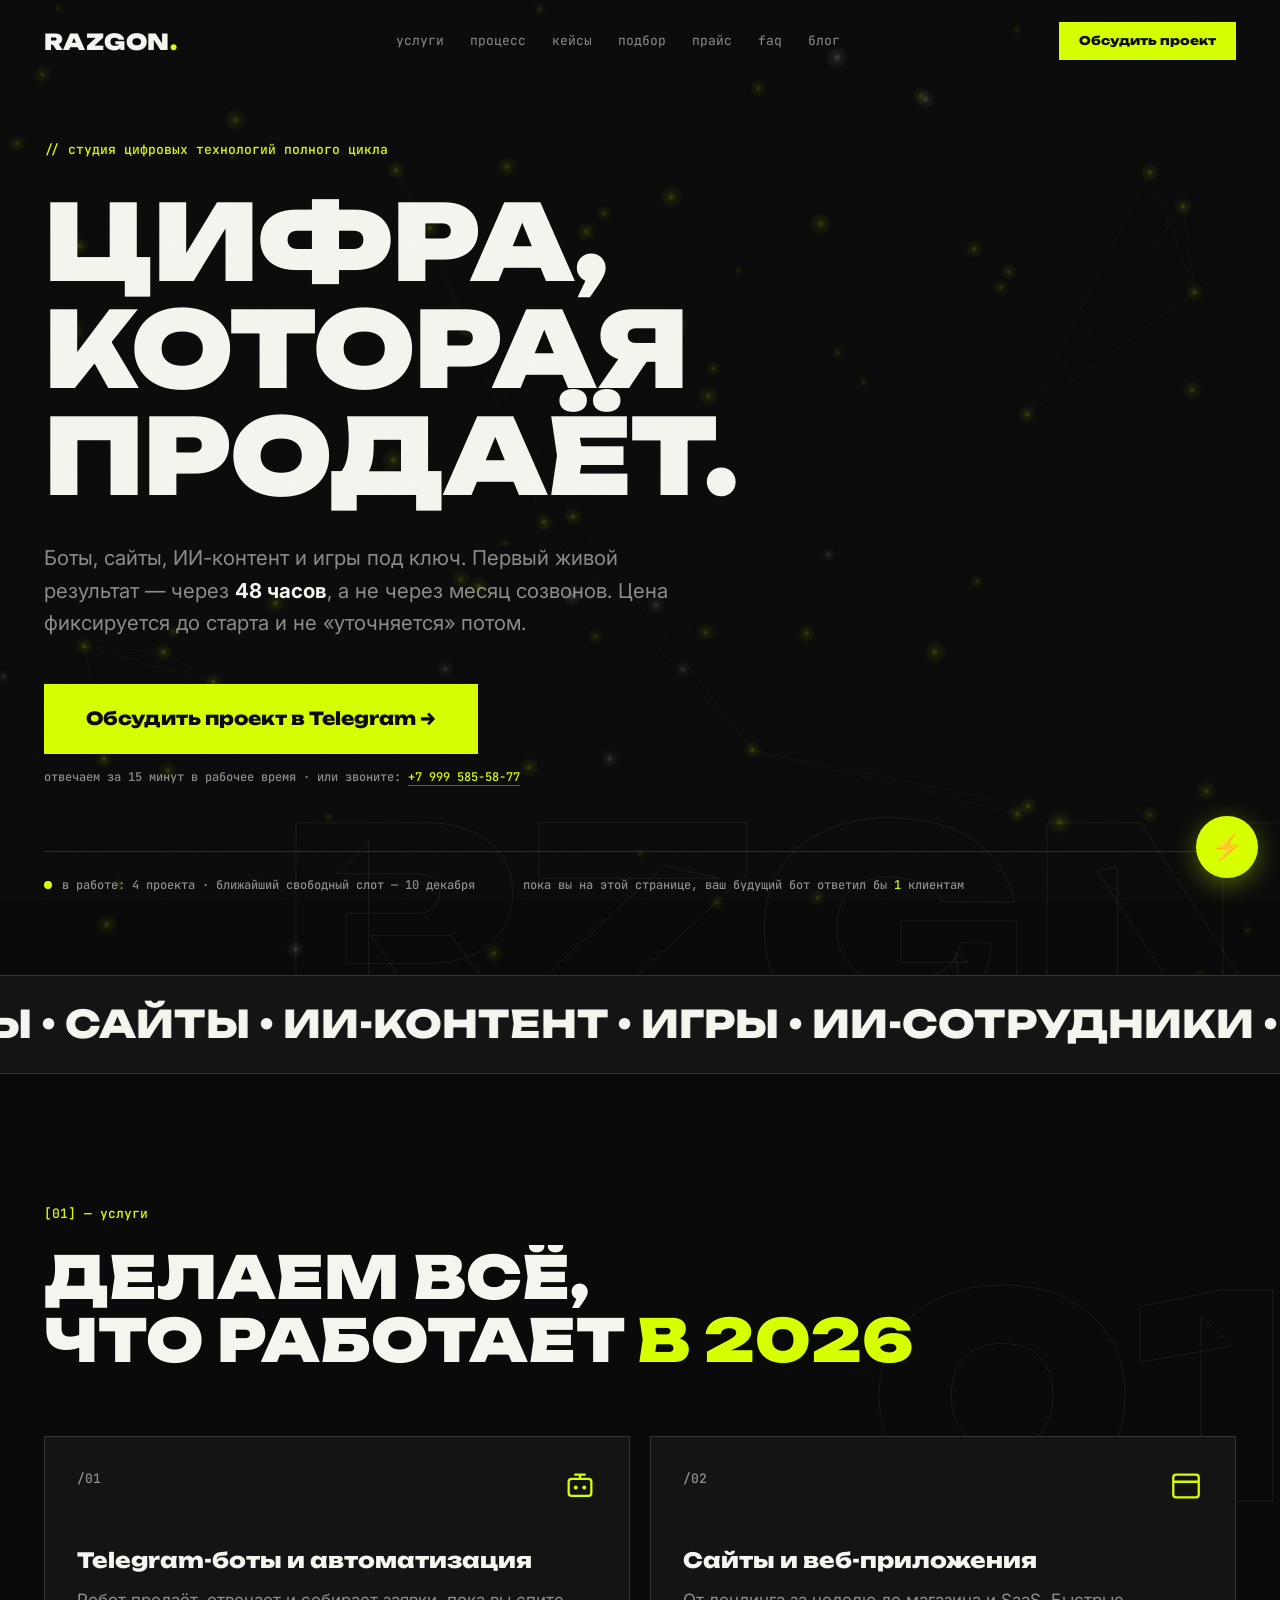
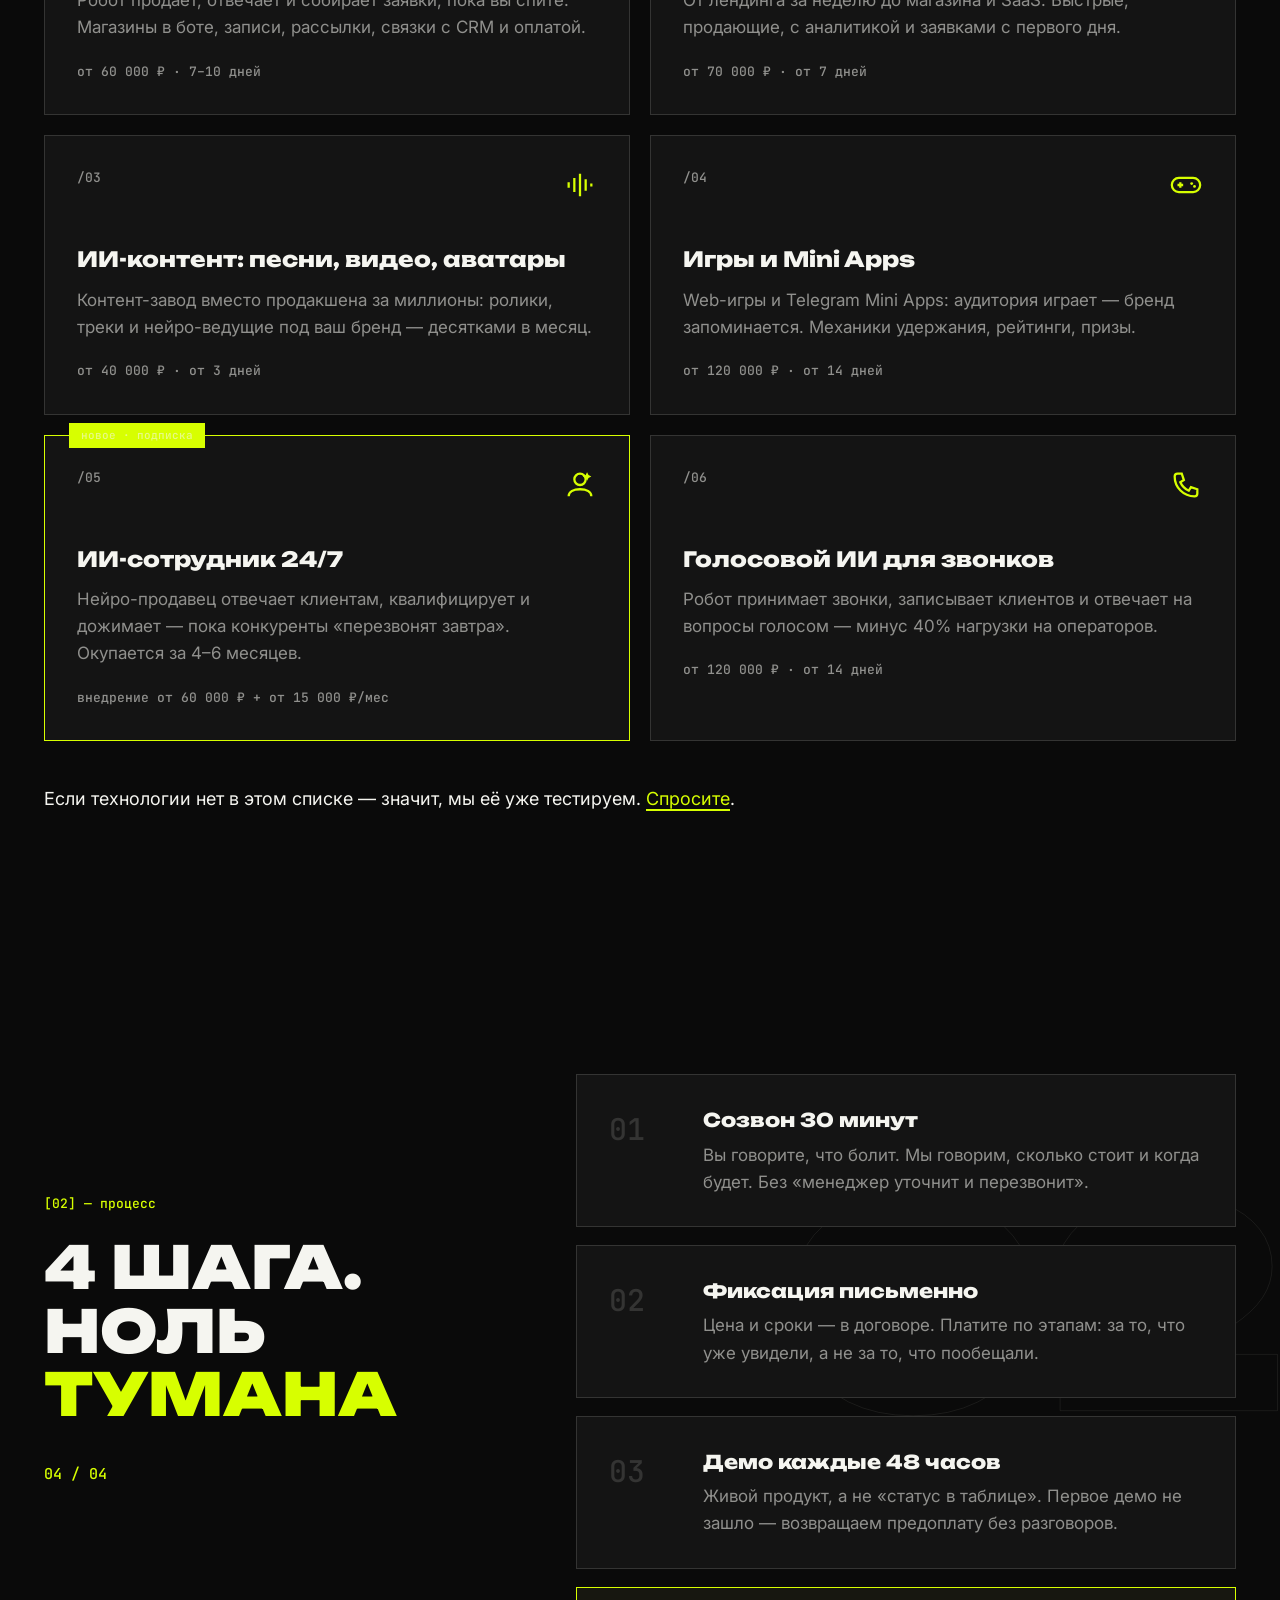
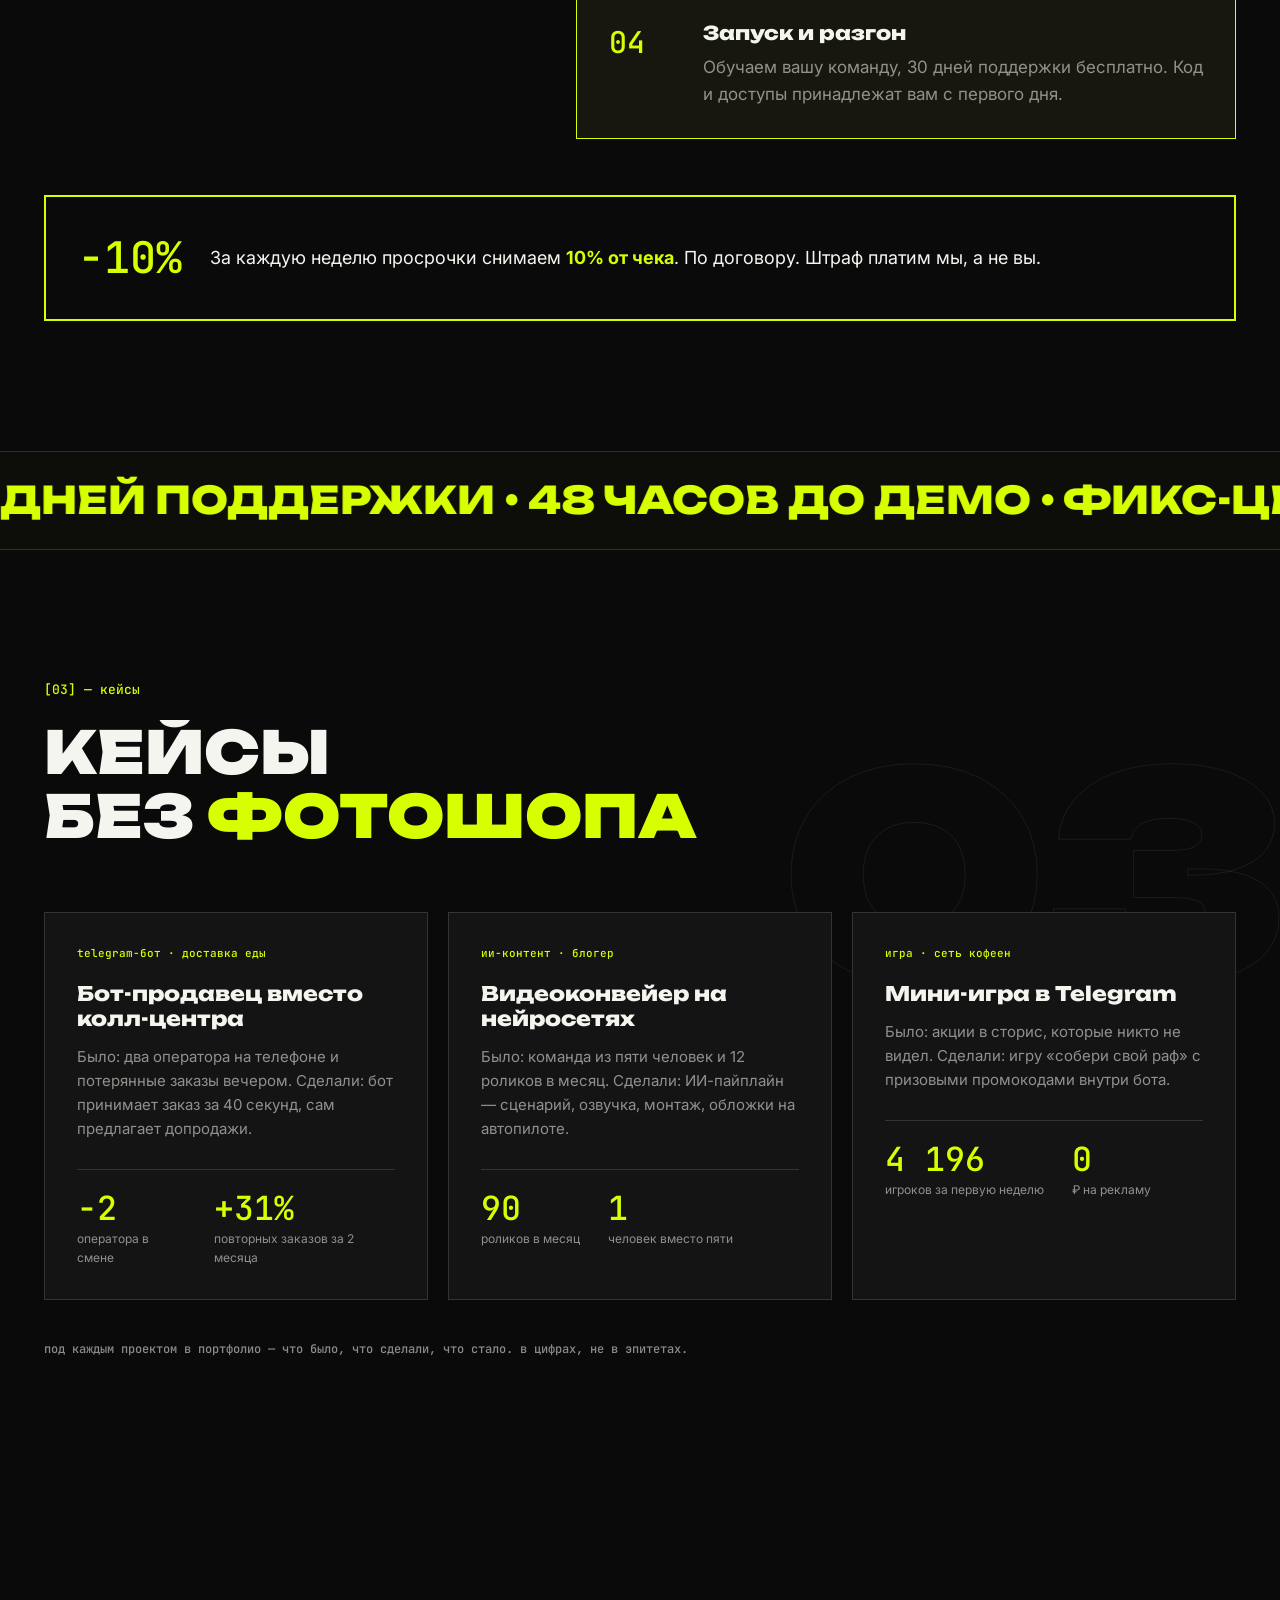
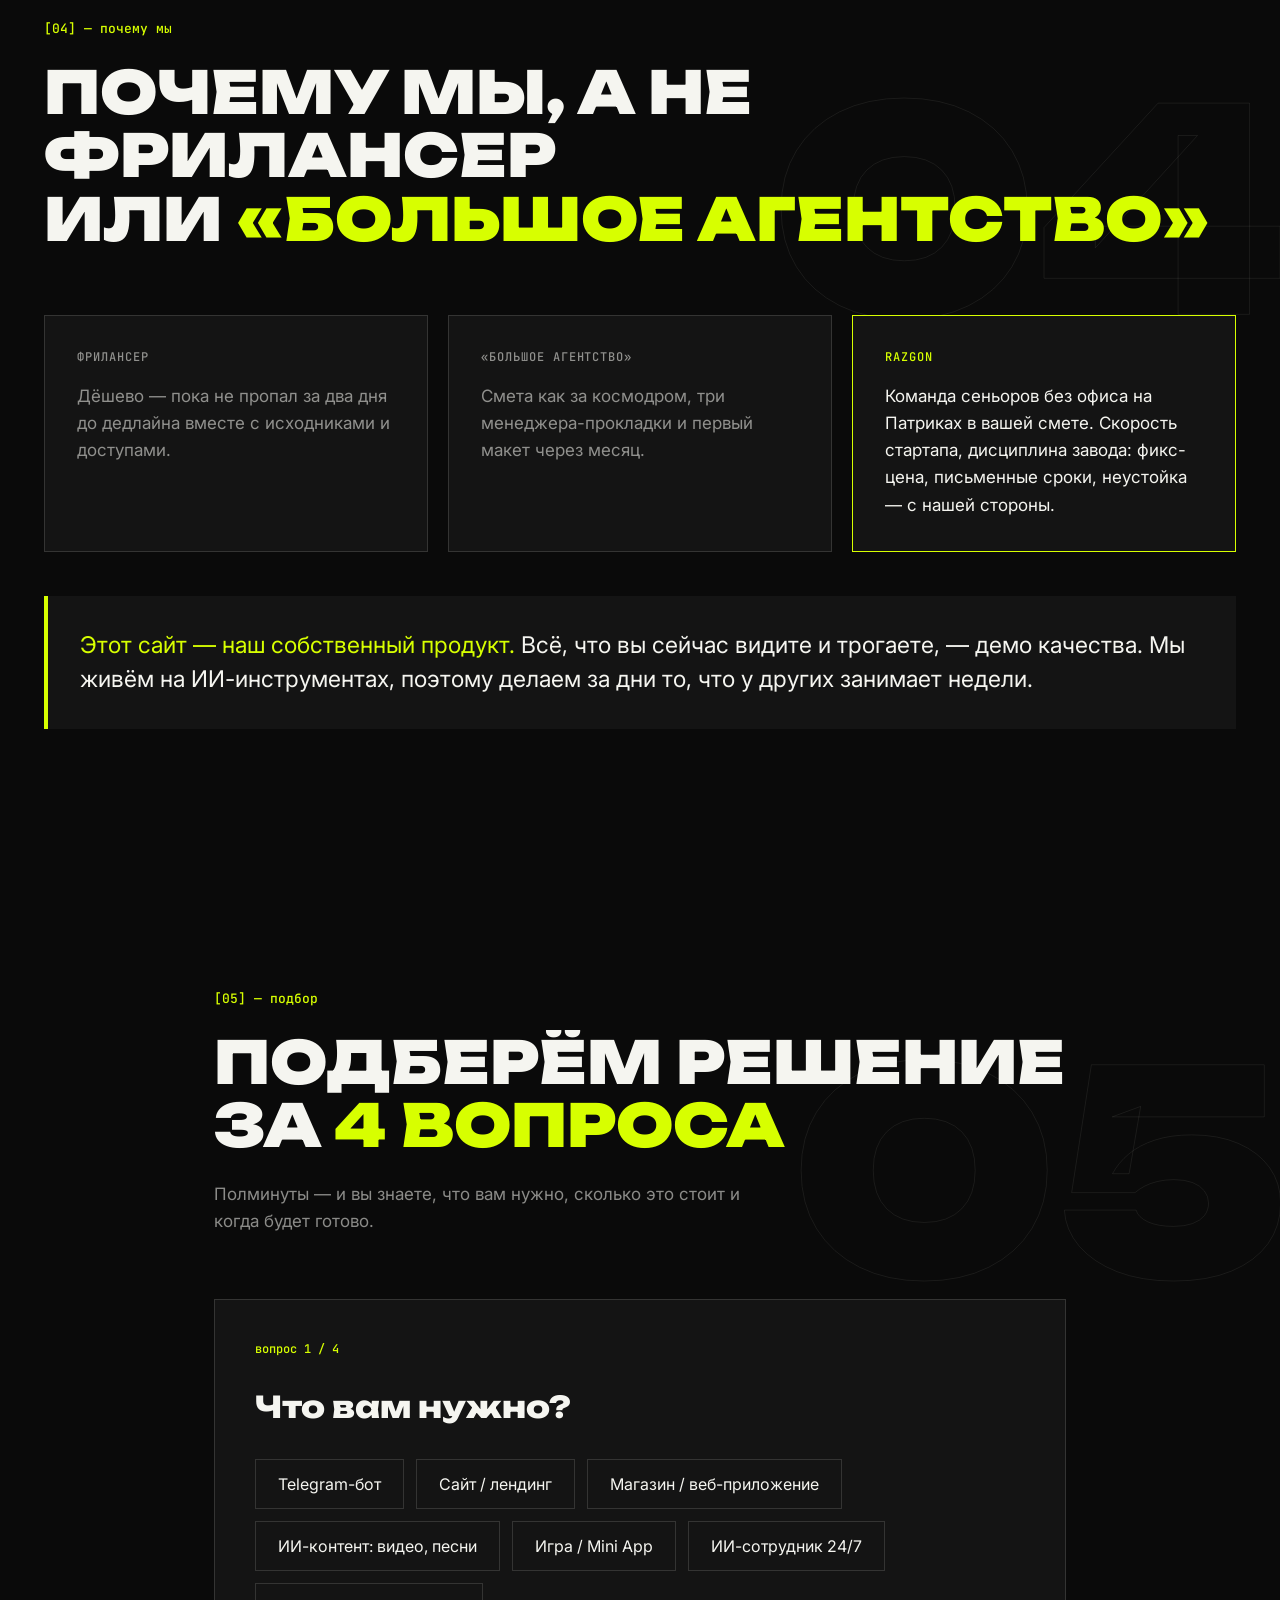
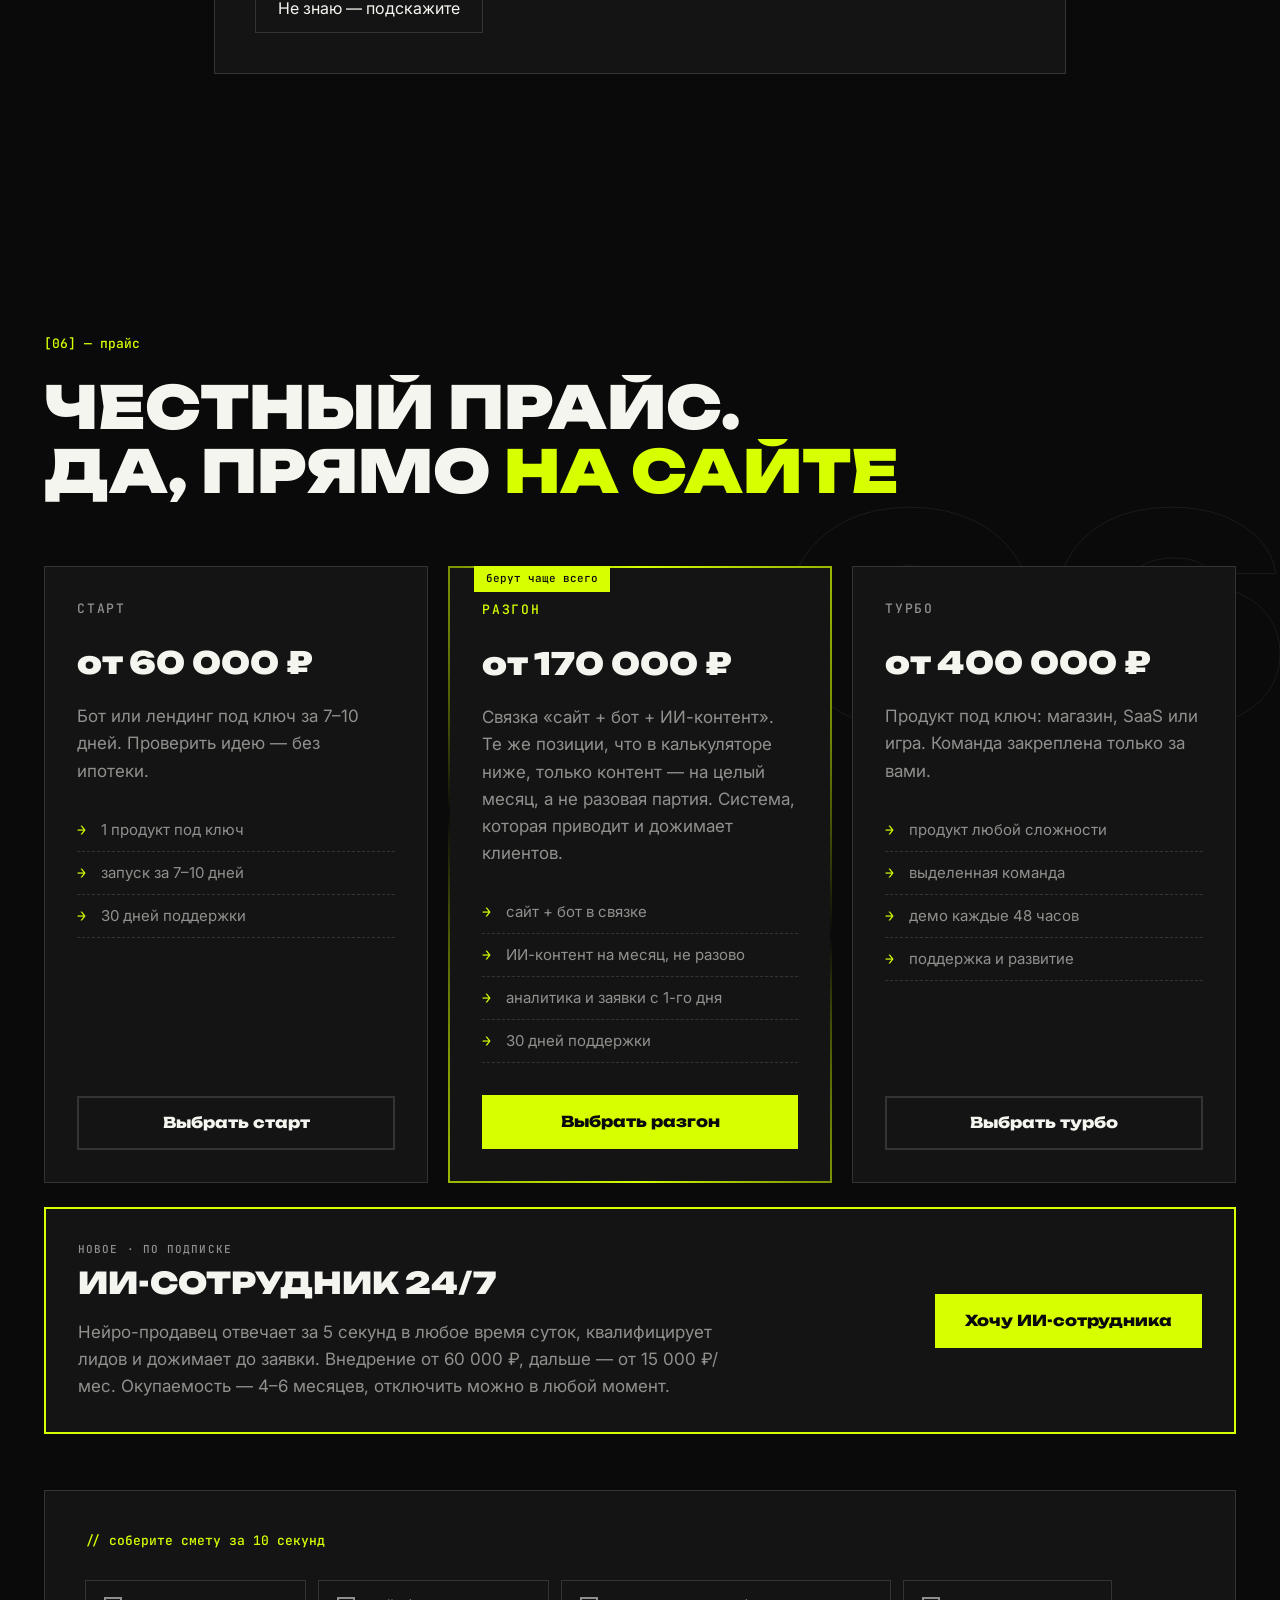
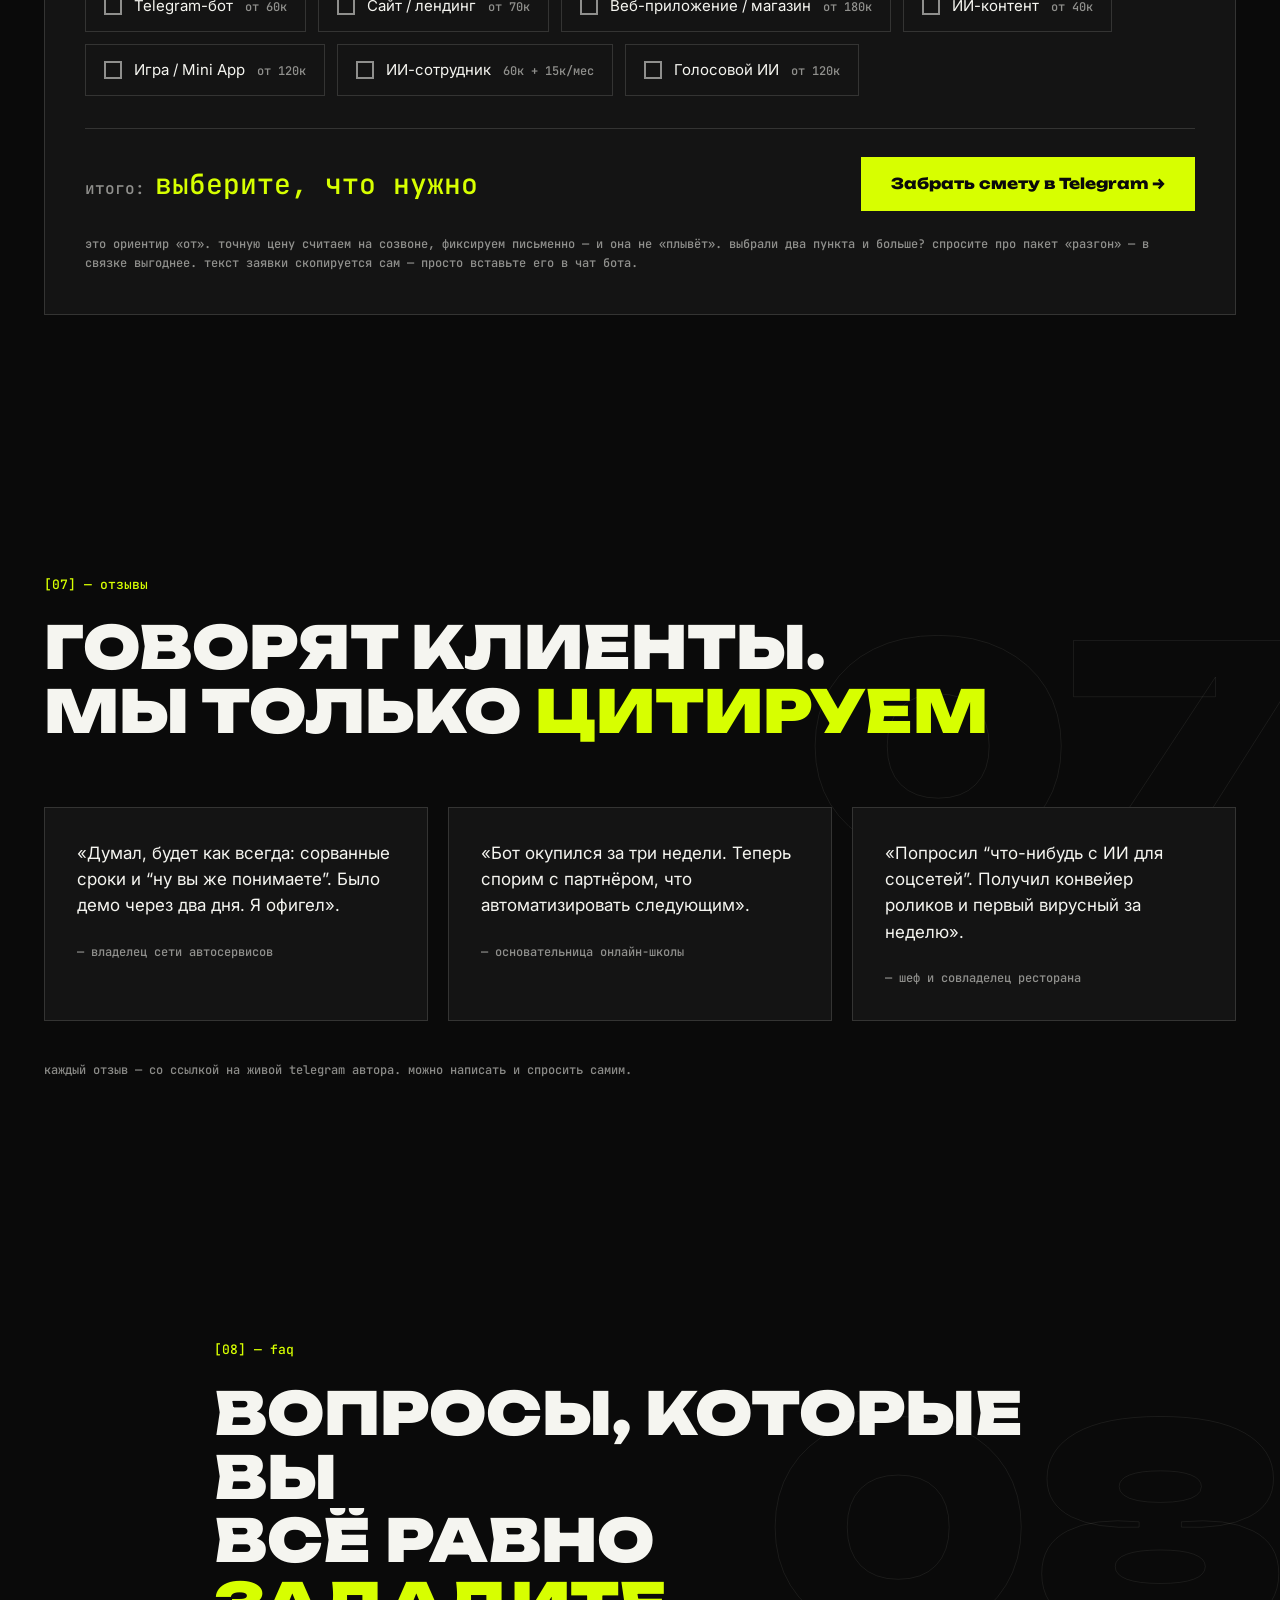
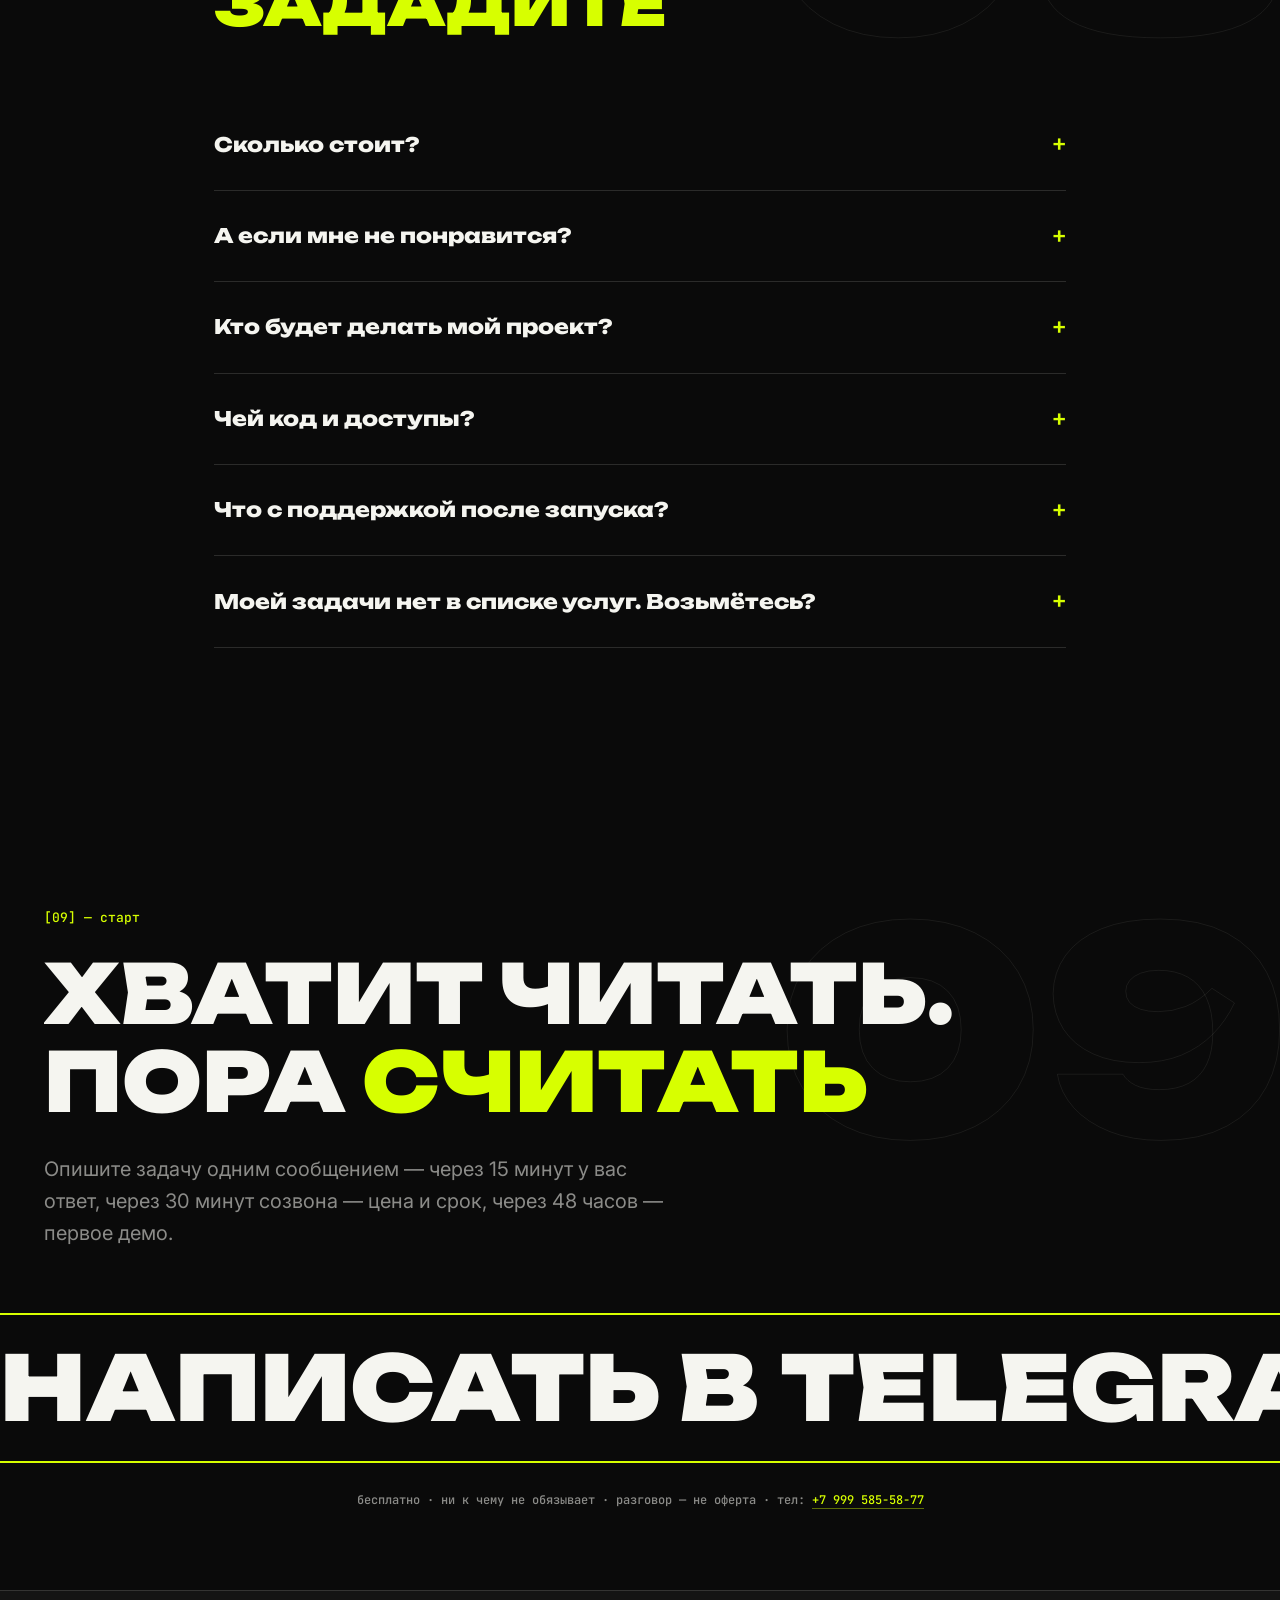
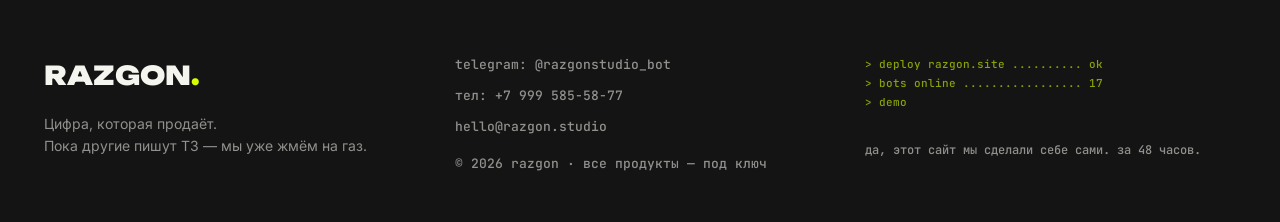
<file: index.html>
<!DOCTYPE html>
<html lang="ru" class="no-js">
<head>
  <meta charset="UTF-8">
  <meta name="viewport" content="width=device-width, initial-scale=1.0">
  <title>RAZGON — студия цифровых технологий: Telegram-боты, сайты, ИИ-контент, игры</title>
  <meta name="description" content="Боты, сайты, ИИ-контент и игры под ключ. Первое живое демо через 48 часов, цена фиксируется до старта. Не понравилось первое демо — вернём предоплату.">
  <meta property="og:title" content="RAZGON — цифра, которая продаёт">
  <meta property="og:description" content="Telegram-боты, веб-приложения, ИИ-контент и игры под ключ. Первое демо через 48 часов.">
  <meta property="og:type" content="website">
  <meta property="og:url" content="https://razgonstudio.ru/">
  <meta property="og:image" content="https://razgonstudio.ru/assets/og.jpg">
  <meta property="og:image:width" content="1200">
  <meta property="og:image:height" content="630">
  <meta property="og:locale" content="ru_RU">
  <meta name="twitter:card" content="summary_large_image">
  <meta name="twitter:image" content="https://razgonstudio.ru/assets/og.jpg">
  <link rel="canonical" href="https://razgonstudio.ru/">
  <script type="application/ld+json">
  {
    "@context": "https://schema.org",
    "@type": "Organization",
    "name": "RAZGON",
    "url": "https://razgonstudio.ru/",
    "description": "Студия цифровых технологий: Telegram-боты, сайты и веб-приложения, ИИ-контент, игры и ИИ-сотрудники под ключ.",
    "telephone": "+7 999 585-58-77",
    "sameAs": ["https://t.me/razgonstudio_bot"]
  }
  </script>
  <meta name="theme-color" content="#0A0A0A">
  <link rel="icon" href="data:image/svg+xml,%3Csvg xmlns='http://www.w3.org/2000/svg' viewBox='0 0 64 64'%3E%3Crect width='64' height='64' fill='%23D7FF00'/%3E%3Ctext x='32' y='46' font-family='Arial Black,sans-serif' font-size='40' font-weight='900' text-anchor='middle' fill='%230A0A0A'%3ER%3C/text%3E%3C/svg%3E">
  <link rel="preconnect" href="https://fonts.googleapis.com">
  <link rel="preconnect" href="https://fonts.gstatic.com" crossorigin>
  <link href="https://fonts.googleapis.com/css2?family=Unbounded:wght@500;800;900&family=Inter:wght@400;500;600&family=JetBrains+Mono:wght@400;500&display=swap" rel="stylesheet">
  <link rel="stylesheet" href="css/style.css">
</head>
<body>

  <!-- прогресс скролла -->
  <div class="progress" id="progress" aria-hidden="true"></div>

  <!-- кастомный курсор -->
  <div class="cursor-dot" id="cursorDot" aria-hidden="true"></div>
  <div class="cursor-ring" id="cursorRing" aria-hidden="true"><span class="cursor-label">ЖМИ</span></div>

  <!-- ═══════════ ШАПКА ═══════════ -->
  <header class="header" id="header">
    <div class="header-in">
      <button class="logo" id="logo" type="button" aria-label="RAZGON — 5 быстрых кликов включают режим турбо">
        RAZGON<span class="logo-dot">.</span>
      </button>
      <nav class="nav" aria-label="Основная навигация">
        <a href="#services">Услуги</a>
        <a href="#process">Процесс</a>
        <a href="#cases">Кейсы</a>
        <a href="#quiz">Подбор</a>
        <a href="#pricing">Прайс</a>
        <a href="#faq">FAQ</a>
        <a href="blog/">Блог</a>
      </nav>
      <a class="btn btn-small js-tg-link" href="https://t.me/razgon_studio" target="_blank" rel="noopener" data-magnetic>Обсудить проект</a>
    </div>
  </header>

  <main>
    <!-- ═══════════ HERO ═══════════ -->
    <section class="hero" id="hero">
      <canvas class="hero-fx" id="heroFx" aria-hidden="true"></canvas>
      <div class="sec-num hero-num" aria-hidden="true">RZGN</div>
      <div class="container">
        <p class="hero-label mono">// студия цифровых технологий полного цикла</p>
        <h1 class="hero-title" id="heroTitle" aria-label="Цифра, которая продаёт.">ЦИФРА, КОТОРАЯ ПРОДАЁТ.</h1>
        <p class="hero-sub">Боты, сайты, ИИ-контент и игры под&nbsp;ключ. Первый живой результат&nbsp;— через <b>48&nbsp;часов</b>, а&nbsp;не&nbsp;через месяц созвонов. Цена фиксируется до&nbsp;старта и&nbsp;не&nbsp;«уточняется» потом.</p>
        <div class="hero-cta">
          <a class="btn btn-big js-tg-link" href="https://t.me/razgon_studio" target="_blank" rel="noopener" data-magnetic>Обсудить проект в Telegram <span class="arr">→</span></a>
          <p class="cta-note mono">отвечаем за 15 минут в рабочее время · или звоните: <a class="tel-link" href="tel:+79995855877">+7&nbsp;999&nbsp;585-58-77</a></p>
        </div>
        <div class="hero-foot">
          <p class="pulse mono"><span class="pulse-dot" aria-hidden="true"></span>в работе: 4 проекта · ближайший свободный слот — <span id="slotDate">на этой неделе</span></p>
          <p class="bot-counter mono">пока вы на этой странице, ваш будущий бот ответил бы <b id="botCounter">0</b> клиентам</p>
        </div>
      </div>
    </section>

    <!-- тикер -->
    <div class="ticker" aria-hidden="true">
      <div class="ticker-track" data-speed="1">
        <span>БОТЫ&nbsp;•&nbsp;САЙТЫ&nbsp;•&nbsp;ИИ-КОНТЕНТ&nbsp;•&nbsp;ИГРЫ&nbsp;•&nbsp;ИИ-СОТРУДНИКИ&nbsp;•&nbsp;АВТОМАТИЗАЦИЯ&nbsp;•&nbsp;</span><span>БОТЫ&nbsp;•&nbsp;САЙТЫ&nbsp;•&nbsp;ИИ-КОНТЕНТ&nbsp;•&nbsp;ИГРЫ&nbsp;•&nbsp;ИИ-СОТРУДНИКИ&nbsp;•&nbsp;АВТОМАТИЗАЦИЯ&nbsp;•&nbsp;</span>
      </div>
    </div>

    <!-- ═══════════ [01] УСЛУГИ ═══════════ -->
    <section class="section" id="services">
      <div class="sec-num" aria-hidden="true">01</div>
      <div class="container">
        <div class="sec-head reveal">
          <p class="sec-label mono">[01] — услуги</p>
          <h2 class="h2 rl">
            <span class="rl-line"><span class="rl-in">ДЕЛАЕМ ВСЁ,</span></span>
            <span class="rl-line"><span class="rl-in">ЧТО РАБОТАЕТ <em>В 2026</em></span></span>
          </h2>
        </div>
        <div class="services-grid">
          <article class="card service-card reveal">
            <div class="service-top">
              <span class="service-idx mono">/01</span>
              <svg class="service-icon" viewBox="0 0 24 24" fill="none" stroke="currentColor" stroke-width="1.6" aria-hidden="true"><rect x="4" y="7" width="16" height="12" rx="2"/><circle cx="9" cy="13" r="1.4" fill="currentColor" stroke="none"/><circle cx="15" cy="13" r="1.4" fill="currentColor" stroke="none"/><path d="M12 7V4M8 4h8"/></svg>
            </div>
            <h3>Telegram-боты и&nbsp;автоматизация</h3>
            <p>Робот продаёт, отвечает и собирает заявки, пока вы спите. Магазины в боте, записи, рассылки, связки с CRM и оплатой.</p>
            <p class="service-price mono">от 60 000 ₽ · 7–10 дней</p>
          </article>
          <article class="card service-card reveal">
            <div class="service-top">
              <span class="service-idx mono">/02</span>
              <svg class="service-icon" viewBox="0 0 24 24" fill="none" stroke="currentColor" stroke-width="1.6" aria-hidden="true"><rect x="3" y="4" width="18" height="16" rx="2"/><path d="M3 9h18M7 6.5h.01M10 6.5h.01"/></svg>
            </div>
            <h3>Сайты и&nbsp;веб-приложения</h3>
            <p>От лендинга за неделю до магазина и SaaS. Быстрые, продающие, с аналитикой и заявками с первого дня.</p>
            <p class="service-price mono">от 70 000 ₽ · от 7 дней</p>
          </article>
          <article class="card service-card reveal">
            <div class="service-top">
              <span class="service-idx mono">/03</span>
              <svg class="service-icon" viewBox="0 0 24 24" fill="none" stroke="currentColor" stroke-width="1.6" aria-hidden="true"><path d="M4 14v-4M8 17V7M12 20V4M16 16V8M20 13v-2"/></svg>
            </div>
            <h3>ИИ-контент: песни, видео, аватары</h3>
            <p>Контент-завод вместо продакшена за миллионы: ролики, треки и нейро-ведущие под ваш бренд — десятками в месяц.</p>
            <p class="service-price mono">от 40 000 ₽ · от 3 дней</p>
          </article>
          <article class="card service-card reveal">
            <div class="service-top">
              <span class="service-idx mono">/04</span>
              <svg class="service-icon" viewBox="0 0 24 24" fill="none" stroke="currentColor" stroke-width="1.6" aria-hidden="true"><rect x="2" y="7" width="20" height="10" rx="5"/><path d="M8 10v4M6 12h4"/><circle cx="16" cy="11" r="1" fill="currentColor" stroke="none"/><circle cx="18" cy="13" r="1" fill="currentColor" stroke="none"/></svg>
            </div>
            <h3>Игры и&nbsp;Mini Apps</h3>
            <p>Web-игры и Telegram Mini Apps: аудитория играет — бренд запоминается. Механики удержания, рейтинги, призы.</p>
            <p class="service-price mono">от 120 000 ₽ · от 14 дней</p>
          </article>
          <article class="card service-card service-card-new reveal">
            <p class="service-new-badge mono">новое · подписка</p>
            <div class="service-top">
              <span class="service-idx mono">/05</span>
              <svg class="service-icon" viewBox="0 0 24 24" fill="none" stroke="currentColor" stroke-width="1.6" aria-hidden="true"><circle cx="12" cy="8" r="4"/><path d="M4 20c0-3.3 3.6-5 8-5s8 1.7 8 5"/><path d="M17 3l1 2 2 1-2 1-1 2-1-2-2-1 2-1z" fill="currentColor" stroke="none"/></svg>
            </div>
            <h3>ИИ-сотрудник 24/7</h3>
            <p>Нейро-продавец отвечает клиентам, квалифицирует и дожимает — пока конкуренты «перезвонят завтра». Окупается за 4–6 месяцев.</p>
            <p class="service-price mono">внедрение от 60 000 ₽ + от 15 000 ₽/мес</p>
          </article>
          <article class="card service-card reveal">
            <div class="service-top">
              <span class="service-idx mono">/06</span>
              <svg class="service-icon" viewBox="0 0 24 24" fill="none" stroke="currentColor" stroke-width="1.6" aria-hidden="true"><path d="M6 4h3l1.5 4.5L8 10a12 12 0 0 0 6 6l1.5-2.5L20 15v3a2 2 0 0 1-2 2A14 14 0 0 1 4 6a2 2 0 0 1 2-2z"/></svg>
            </div>
            <h3>Голосовой ИИ для звонков</h3>
            <p>Робот принимает звонки, записывает клиентов и отвечает на вопросы голосом — минус 40% нагрузки на операторов.</p>
            <p class="service-price mono">от 120 000 ₽ · от 14 дней</p>
          </article>
        </div>
        <p class="services-foot reveal">Если технологии нет в этом списке — значит, мы её уже тестируем. <a class="link js-tg-link" href="https://t.me/razgonstudio_bot" target="_blank" rel="noopener">Спросите</a>.</p>
      </div>
    </section>

    <!-- ═══════════ [02] ПРОЦЕСС ═══════════ -->
    <section class="section section-process" id="process">
      <div class="sec-num" aria-hidden="true">02</div>
      <div class="container">
        <div class="process-grid">
          <div class="process-left">
            <div class="process-sticky">
              <p class="sec-label mono">[02] — процесс</p>
              <h2 class="h2 rl">
                <span class="rl-line"><span class="rl-in">4 ШАГА.</span></span>
                <span class="rl-line"><span class="rl-in">НОЛЬ <em>ТУМАНА</em></span></span>
              </h2>
              <p class="process-counter mono" id="processCounter">01 / 04</p>
            </div>
          </div>
          <div class="process-steps" id="processSteps">
            <div class="step reveal" data-step="01">
              <span class="step-num mono">01</span>
              <h3>Созвон 30 минут</h3>
              <p>Вы говорите, что болит. Мы говорим, сколько стоит и когда будет. Без «менеджер уточнит и перезвонит».</p>
            </div>
            <div class="step reveal" data-step="02">
              <span class="step-num mono">02</span>
              <h3>Фиксация письменно</h3>
              <p>Цена и сроки — в договоре. Платите по этапам: за то, что уже увидели, а не за то, что пообещали.</p>
            </div>
            <div class="step reveal" data-step="03">
              <span class="step-num mono">03</span>
              <h3>Демо каждые 48 часов</h3>
              <p>Живой продукт, а не «статус в таблице». Первое демо не зашло — возвращаем предоплату без разговоров.</p>
            </div>
            <div class="step reveal" data-step="04">
              <span class="step-num mono">04</span>
              <h3>Запуск и разгон</h3>
              <p>Обучаем вашу команду, 30 дней поддержки бесплатно. Код и доступы принадлежат вам с первого дня.</p>
            </div>
          </div>
        </div>
        <div class="guarantee reveal">
          <span class="guarantee-badge mono">−10%</span>
          <p>За каждую неделю просрочки снимаем <b>10% от чека</b>. По договору. Штраф платим мы, а не вы.</p>
        </div>
      </div>
    </section>

    <!-- тикер 2 -->
    <div class="ticker ticker-alt" aria-hidden="true">
      <div class="ticker-track" data-speed="-1">
        <span>48&nbsp;ЧАСОВ&nbsp;ДО&nbsp;ДЕМО&nbsp;•&nbsp;ФИКС-ЦЕНА&nbsp;•&nbsp;КОД&nbsp;—&nbsp;ВАШ&nbsp;•&nbsp;30&nbsp;ДНЕЙ&nbsp;ПОДДЕРЖКИ&nbsp;•&nbsp;</span><span>48&nbsp;ЧАСОВ&nbsp;ДО&nbsp;ДЕМО&nbsp;•&nbsp;ФИКС-ЦЕНА&nbsp;•&nbsp;КОД&nbsp;—&nbsp;ВАШ&nbsp;•&nbsp;30&nbsp;ДНЕЙ&nbsp;ПОДДЕРЖКИ&nbsp;•&nbsp;</span>
      </div>
    </div>

    <!-- ═══════════ [03] КЕЙСЫ ═══════════ -->
    <section class="section" id="cases">
      <div class="sec-num" aria-hidden="true">03</div>
      <div class="container">
        <div class="sec-head reveal">
          <p class="sec-label mono">[03] — кейсы</p>
          <h2 class="h2 rl">
            <span class="rl-line"><span class="rl-in">КЕЙСЫ</span></span>
            <span class="rl-line"><span class="rl-in">БЕЗ <em>ФОТОШОПА</em></span></span>
          </h2>
        </div>
        <div class="cases-grid">
          <article class="card case-card tilt reveal">
            <div class="glare" aria-hidden="true"></div>
            <p class="case-tag mono">telegram-бот · доставка еды</p>
            <h3>Бот-продавец вместо колл-центра</h3>
            <p class="case-desc">Было: два оператора на телефоне и потерянные заказы вечером. Сделали: бот принимает заказ за 40 секунд, сам предлагает допродажи.</p>
            <div class="case-metrics">
              <div class="metric"><span class="metric-num mono"><span data-count="2" data-prefix="−">−2</span></span><span class="metric-label">оператора в смене</span></div>
              <div class="metric"><span class="metric-num mono"><span data-count="31" data-prefix="+" data-suffix="%">+31%</span></span><span class="metric-label">повторных заказов за 2 месяца</span></div>
            </div>
          </article>
          <article class="card case-card tilt reveal">
            <div class="glare" aria-hidden="true"></div>
            <p class="case-tag mono">ИИ-контент · блогер</p>
            <h3>Видеоконвейер на нейросетях</h3>
            <p class="case-desc">Было: команда из пяти человек и 12 роликов в месяц. Сделали: ИИ-пайплайн — сценарий, озвучка, монтаж, обложки на автопилоте.</p>
            <div class="case-metrics">
              <div class="metric"><span class="metric-num mono"><span data-count="90">90</span></span><span class="metric-label">роликов в месяц</span></div>
              <div class="metric"><span class="metric-num mono"><span data-count="1">1</span></span><span class="metric-label">человек вместо пяти</span></div>
            </div>
          </article>
          <article class="card case-card tilt reveal">
            <div class="glare" aria-hidden="true"></div>
            <p class="case-tag mono">игра · сеть кофеен</p>
            <h3>Мини-игра в Telegram</h3>
            <p class="case-desc">Было: акции в сторис, которые никто не видел. Сделали: игру «собери свой раф» с призовыми промокодами внутри бота.</p>
            <div class="case-metrics">
              <div class="metric"><span class="metric-num mono"><span data-count="4200">4200</span></span><span class="metric-label">игроков за первую неделю</span></div>
              <div class="metric"><span class="metric-num mono"><span data-count="0">0</span></span><span class="metric-label">₽ на рекламу</span></div>
            </div>
          </article>
        </div>
        <p class="cases-foot reveal mono">под каждым проектом в портфолио — что было, что сделали, что стало. в цифрах, не в эпитетах.</p>
      </div>
    </section>

    <!-- ═══════════ [04] ПОЧЕМУ МЫ ═══════════ -->
    <section class="section" id="why">
      <div class="sec-num" aria-hidden="true">04</div>
      <div class="container">
        <div class="sec-head reveal">
          <p class="sec-label mono">[04] — почему мы</p>
          <h2 class="h2 rl">
            <span class="rl-line"><span class="rl-in">ПОЧЕМУ МЫ, А НЕ ФРИЛАНСЕР</span></span>
            <span class="rl-line"><span class="rl-in">ИЛИ <em>«БОЛЬШОЕ АГЕНТСТВО»</em></span></span>
          </h2>
        </div>
        <div class="why-grid">
          <div class="card why-card reveal">
            <p class="why-who mono">фрилансер</p>
            <p>Дёшево — пока не пропал за два дня до дедлайна вместе с исходниками и доступами.</p>
          </div>
          <div class="card why-card reveal">
            <p class="why-who mono">«большое агентство»</p>
            <p>Смета как за космодром, три менеджера-прокладки и первый макет через месяц.</p>
          </div>
          <div class="card why-card why-card-us reveal">
            <p class="why-who mono">razgon</p>
            <p>Команда сеньоров без офиса на Патриках в вашей смете. Скорость стартапа, дисциплина завода: фикс-цена, письменные сроки, неустойка — с нашей стороны.</p>
          </div>
        </div>
        <div class="why-proof reveal">
          <p><em>Этот сайт — наш собственный продукт.</em> Всё, что вы сейчас видите и трогаете, — демо качества. Мы живём на ИИ-инструментах, поэтому делаем за дни то, что у других занимает недели.</p>
        </div>
      </div>
    </section>

    <!-- ═══════════ [05] КВИЗ-ПОДБОР ═══════════ -->
    <section class="section" id="quiz">
      <div class="sec-num" aria-hidden="true">05</div>
      <div class="container container-narrow">
        <div class="sec-head reveal">
          <p class="sec-label mono">[05] — подбор</p>
          <h2 class="h2 rl">
            <span class="rl-line"><span class="rl-in">ПОДБЕРЁМ РЕШЕНИЕ</span></span>
            <span class="rl-line"><span class="rl-in">ЗА <em>4 ВОПРОСА</em></span></span>
          </h2>
          <p class="quiz-sub reveal">Полминуты — и вы знаете, что вам нужно, сколько это стоит и когда будет готово.</p>
        </div>
        <div class="quiz card reveal" id="quizBox">
          <div class="quiz-top mono">
            <span id="quizStep">вопрос 1 / 4</span>
            <button class="quiz-back mono" id="quizBack" type="button" hidden>← назад</button>
          </div>
          <h3 class="quiz-q" id="quizQ"></h3>
          <div class="quiz-opts" id="quizOpts"></div>
          <div class="quiz-result" id="quizResult" hidden>
            <p class="quiz-result-label mono">// ваше решение</p>
            <h3 id="quizTitle"></h3>
            <p class="quiz-desc" id="quizDesc"></p>
            <p class="quiz-price mono" id="quizPrice"></p>
            <p class="quiz-bonus">Бонус за прохождение: <b>бесплатный мини-аудит</b> вашей ниши на первом созвоне.</p>
            <div class="quiz-actions">
              <a class="btn js-tg-link" id="quizCta" href="https://t.me/razgonstudio_bot" target="_blank" rel="noopener" data-magnetic>Забрать расчёт в Telegram →</a>
              <button class="btn btn-ghost" id="quizRestart" type="button">Пройти заново</button>
            </div>
            <p class="cta-note mono">текст заявки скопируется сам — вставьте его в чат бота</p>
          </div>
        </div>
      </div>
    </section>

    <!-- ═══════════ [06] ПРАЙС ═══════════ -->
    <section class="section section-pricing" id="pricing">
      <div class="sec-num" aria-hidden="true">06</div>
      <div class="container">
        <div class="sec-head reveal">
          <p class="sec-label mono">[06] — прайс</p>
          <h2 class="h2 rl">
            <span class="rl-line"><span class="rl-in">ЧЕСТНЫЙ ПРАЙС.</span></span>
            <span class="rl-line"><span class="rl-in">ДА, ПРЯМО <em>НА САЙТЕ</em></span></span>
          </h2>
        </div>
        <div class="pricing-grid">
          <article class="card price-card reveal">
            <p class="price-name mono">старт</p>
            <p class="price-value">от 60 000 ₽</p>
            <p class="price-desc">Бот или лендинг под ключ за 7–10 дней. Проверить идею — без ипотеки.</p>
            <ul class="price-list">
              <li>1 продукт под ключ</li>
              <li>запуск за 7–10 дней</li>
              <li>30 дней поддержки</li>
            </ul>
            <a class="btn btn-ghost js-tg-link" href="https://t.me/razgon_studio" target="_blank" rel="noopener" data-magnetic>Выбрать старт</a>
          </article>
          <article class="card price-card price-card-hot reveal">
            <p class="price-hot-label mono">берут чаще всего</p>
            <p class="price-name mono">разгон</p>
            <p class="price-value">от 170 000 ₽</p>
            <p class="price-desc">Связка «сайт + бот + ИИ-контент». Те же позиции, что в калькуляторе ниже, только контент — на целый месяц, а не разовая партия. Система, которая приводит и дожимает клиентов.</p>
            <ul class="price-list">
              <li>сайт + бот в связке</li>
              <li>ИИ-контент на месяц, не разово</li>
              <li>аналитика и заявки с 1-го дня</li>
              <li>30 дней поддержки</li>
            </ul>
            <a class="btn js-tg-link" href="https://t.me/razgon_studio" target="_blank" rel="noopener" data-magnetic>Выбрать разгон</a>
          </article>
          <article class="card price-card reveal">
            <p class="price-name mono">турбо</p>
            <p class="price-value">от 400 000 ₽</p>
            <p class="price-desc">Продукт под ключ: магазин, SaaS или игра. Команда закреплена только за вами.</p>
            <ul class="price-list">
              <li>продукт любой сложности</li>
              <li>выделенная команда</li>
              <li>демо каждые 48 часов</li>
              <li>поддержка и развитие</li>
            </ul>
            <a class="btn btn-ghost js-tg-link" href="https://t.me/razgon_studio" target="_blank" rel="noopener" data-magnetic>Выбрать турбо</a>
          </article>
        </div>

        <!-- подписка: ИИ-сотрудник -->
        <div class="sub-banner card reveal">
          <div class="sub-banner-text">
            <p class="sub-banner-label mono">новое · по подписке</p>
            <h3>ИИ-СОТРУДНИК 24/7</h3>
            <p>Нейро-продавец отвечает за 5 секунд в любое время суток, квалифицирует лидов и дожимает до заявки. Внедрение от 60 000 ₽, дальше — от 15 000 ₽/мес. Окупаемость — 4–6 месяцев, отключить можно в любой момент.</p>
          </div>
          <a class="btn js-tg-link" href="https://t.me/razgonstudio_bot" target="_blank" rel="noopener" data-magnetic>Хочу ИИ-сотрудника</a>
        </div>

        <!-- калькулятор -->
        <div class="calc card reveal" id="calc">
          <p class="calc-title mono">// соберите смету за 10 секунд</p>
          <div class="calc-toggles">
            <label class="switch"><input type="checkbox" data-price="60000" data-name="Telegram-бот"><span class="switch-box" aria-hidden="true"></span><span class="switch-text">Telegram-бот <em class="mono">от 60к</em></span></label>
            <label class="switch"><input type="checkbox" data-price="70000" data-name="сайт/лендинг"><span class="switch-box" aria-hidden="true"></span><span class="switch-text">Сайт / лендинг <em class="mono">от 70к</em></span></label>
            <label class="switch"><input type="checkbox" data-price="180000" data-name="веб-приложение/магазин"><span class="switch-box" aria-hidden="true"></span><span class="switch-text">Веб-приложение / магазин <em class="mono">от 180к</em></span></label>
            <label class="switch"><input type="checkbox" data-price="40000" data-name="ИИ-контент"><span class="switch-box" aria-hidden="true"></span><span class="switch-text">ИИ-контент <em class="mono">от 40к</em></span></label>
            <label class="switch"><input type="checkbox" data-price="120000" data-name="игра/Mini App"><span class="switch-box" aria-hidden="true"></span><span class="switch-text">Игра / Mini App <em class="mono">от 120к</em></span></label>
            <label class="switch"><input type="checkbox" data-price="60000" data-monthly="15000" data-name="ИИ-сотрудник (подписка)"><span class="switch-box" aria-hidden="true"></span><span class="switch-text">ИИ-сотрудник <em class="mono">60к + 15к/мес</em></span></label>
            <label class="switch"><input type="checkbox" data-price="120000" data-name="голосовой ИИ для звонков"><span class="switch-box" aria-hidden="true"></span><span class="switch-text">Голосовой ИИ <em class="mono">от 120к</em></span></label>
          </div>
          <div class="calc-result">
            <p class="calc-sum mono">итого: <b id="calcSum">выберите, что нужно</b></p>
            <a class="btn js-tg-link" id="calcCta" href="https://t.me/razgon_studio" target="_blank" rel="noopener" data-magnetic>Забрать смету в Telegram →</a>
          </div>
          <p class="calc-note mono">это ориентир «от». точную цену считаем на созвоне, фиксируем письменно — и она не «плывёт». выбрали два пункта и больше? спросите про пакет «разгон» — в связке выгоднее. текст заявки скопируется сам — просто вставьте его в чат бота.</p>
        </div>
      </div>
    </section>

    <!-- ═══════════ [06] ОТЗЫВЫ ═══════════ -->
    <section class="section" id="testimonials">
      <div class="sec-num" aria-hidden="true">07</div>
      <div class="container">
        <div class="sec-head reveal">
          <p class="sec-label mono">[07] — отзывы</p>
          <h2 class="h2 rl">
            <span class="rl-line"><span class="rl-in">ГОВОРЯТ КЛИЕНТЫ.</span></span>
            <span class="rl-line"><span class="rl-in">МЫ ТОЛЬКО <em>ЦИТИРУЕМ</em></span></span>
          </h2>
        </div>
        <div class="quotes-grid">
          <blockquote class="card quote reveal">
            <p>«Думал, будет как всегда: сорванные сроки и “ну вы же понимаете”. Было демо через два дня. Я офигел».</p>
            <footer class="mono">— владелец сети автосервисов</footer>
          </blockquote>
          <blockquote class="card quote reveal">
            <p>«Бот окупился за три недели. Теперь спорим с партнёром, что автоматизировать следующим».</p>
            <footer class="mono">— основательница онлайн-школы</footer>
          </blockquote>
          <blockquote class="card quote reveal">
            <p>«Попросил “что-нибудь с ИИ для соцсетей”. Получил конвейер роликов и первый вирусный за неделю».</p>
            <footer class="mono">— шеф и совладелец ресторана</footer>
          </blockquote>
        </div>
        <p class="quotes-foot reveal mono">каждый отзыв — со ссылкой на живой telegram автора. можно написать и спросить самим.</p>
      </div>
    </section>

    <!-- ═══════════ [07] FAQ ═══════════ -->
    <section class="section" id="faq">
      <div class="sec-num" aria-hidden="true">08</div>
      <div class="container container-narrow">
        <div class="sec-head reveal">
          <p class="sec-label mono">[08] — faq</p>
          <h2 class="h2 rl">
            <span class="rl-line"><span class="rl-in">ВОПРОСЫ, КОТОРЫЕ ВЫ</span></span>
            <span class="rl-line"><span class="rl-in">ВСЁ РАВНО <em>ЗАДАДИТЕ</em></span></span>
          </h2>
        </div>
        <div class="faq-list reveal">
          <details class="faq-item">
            <summary>Сколько стоит?<span class="faq-marker mono" aria-hidden="true">+</span></summary>
            <p>ИИ-контент — от 40 000 ₽, боты и сайты — от 60 000 ₽. Точную цифру называем после 30-минутного созвона и фиксируем письменно — она не меняется в процессе.</p>
          </details>
          <details class="faq-item">
            <summary>А если мне не понравится?<span class="faq-marker mono" aria-hidden="true">+</span></summary>
            <p>Первое демо не зашло — возвращаем предоплату, жмём руки, расходимся. Дальше вы платите по этапам: за то, что уже увидели и приняли.</p>
          </details>
          <details class="faq-item">
            <summary>Кто будет делать мой проект?<span class="faq-marker mono" aria-hidden="true">+</span></summary>
            <p>Конкретные люди с именами. Вы видите их в общем Telegram-чате с первого дня — никаких «менеджеров-прокладок» между вами и командой.</p>
          </details>
          <details class="faq-item">
            <summary>Чей код и доступы?<span class="faq-marker mono" aria-hidden="true">+</span></summary>
            <p>Ваши. С первого дня: репозиторий, серверы, домены и все аккаунты регистрируются на вас. Уйти от нас можно в любой момент — но пока никто не захотел.</p>
          </details>
          <details class="faq-item">
            <summary>Что с поддержкой после запуска?<span class="faq-marker mono" aria-hidden="true">+</span></summary>
            <p>30 дней бесплатно — правки, вопросы, обучение команды. Дальше — по подписке или разово, как удобнее вам.</p>
          </details>
          <details class="faq-item">
            <summary>Моей задачи нет в списке услуг. Возьмётесь?<span class="faq-marker mono" aria-hidden="true">+</span></summary>
            <p>Скорее всего, мы это уже тестировали. Опишите задачу в Telegram — если не возьмёмся сами, честно скажем и подскажем, кто возьмётся.</p>
          </details>
        </div>
      </div>
    </section>

    <!-- ═══════════ [08] ФИНАЛЬНЫЙ CTA ═══════════ -->
    <section class="section section-final" id="contact">
      <div class="sec-num" aria-hidden="true">09</div>
      <div class="container">
        <div class="sec-head reveal">
          <p class="sec-label mono">[09] — старт</p>
          <h2 class="h2 h2-final rl">
            <span class="rl-line"><span class="rl-in">ХВАТИТ ЧИТАТЬ.</span></span>
            <span class="rl-line"><span class="rl-in">ПОРА <em>СЧИТАТЬ</em></span></span>
          </h2>
          <p class="final-sub reveal">Опишите задачу одним сообщением — через 15 минут у вас ответ, через 30 минут созвона — цена и срок, через 48 часов — первое демо.</p>
        </div>
      </div>
      <a class="mega js-tg-link" href="https://t.me/razgon_studio" target="_blank" rel="noopener" aria-label="Написать в Telegram">
        <div class="mega-track" aria-hidden="true">
          <span>НАПИСАТЬ В TELEGRAM&nbsp;→&nbsp;</span><span>НАПИСАТЬ В TELEGRAM&nbsp;→&nbsp;</span><span>НАПИСАТЬ В TELEGRAM&nbsp;→&nbsp;</span><span>НАПИСАТЬ В TELEGRAM&nbsp;→&nbsp;</span>
        </div>
      </a>
      <p class="final-note mono">бесплатно · ни к чему не обязывает · разговор — не оферта · тел: <a class="tel-link" href="tel:+79995855877">+7&nbsp;999&nbsp;585-58-77</a></p>
    </section>
  </main>

  <!-- ═══════════ ФУТЕР ═══════════ -->
  <footer class="footer">
    <div class="container footer-in">
      <div class="footer-col">
        <p class="footer-logo">RAZGON<span class="logo-dot">.</span></p>
        <p class="footer-tag">Цифра, которая продаёт.<br>Пока другие пишут ТЗ — мы уже жмём на газ.</p>
      </div>
      <div class="footer-col mono">
        <a class="js-tg-link" href="https://t.me/razgonstudio_bot" target="_blank" rel="noopener">telegram: @razgonstudio_bot</a>
        <a href="tel:+79995855877">тел: +7 999 585-58-77</a>
        <a href="mailto:hello@razgon.studio">hello@razgon.studio</a>
        <p>© 2026 razgon · все продукты — под ключ</p>
      </div>
      <div class="footer-col">
        <pre class="term mono" id="termLog" aria-hidden="true"></pre>
        <p class="footer-meta mono">да, этот сайт мы сделали себе сами. за 48 часов.</p>
      </div>
    </div>
  </footer>

  <script src="js/main.js"></script>
  <script src="js/hero-fx.js"></script>
  <script src="js/quiz.js"></script>
  <script src="js/chat.js"></script>
</body>
</html>
</file>
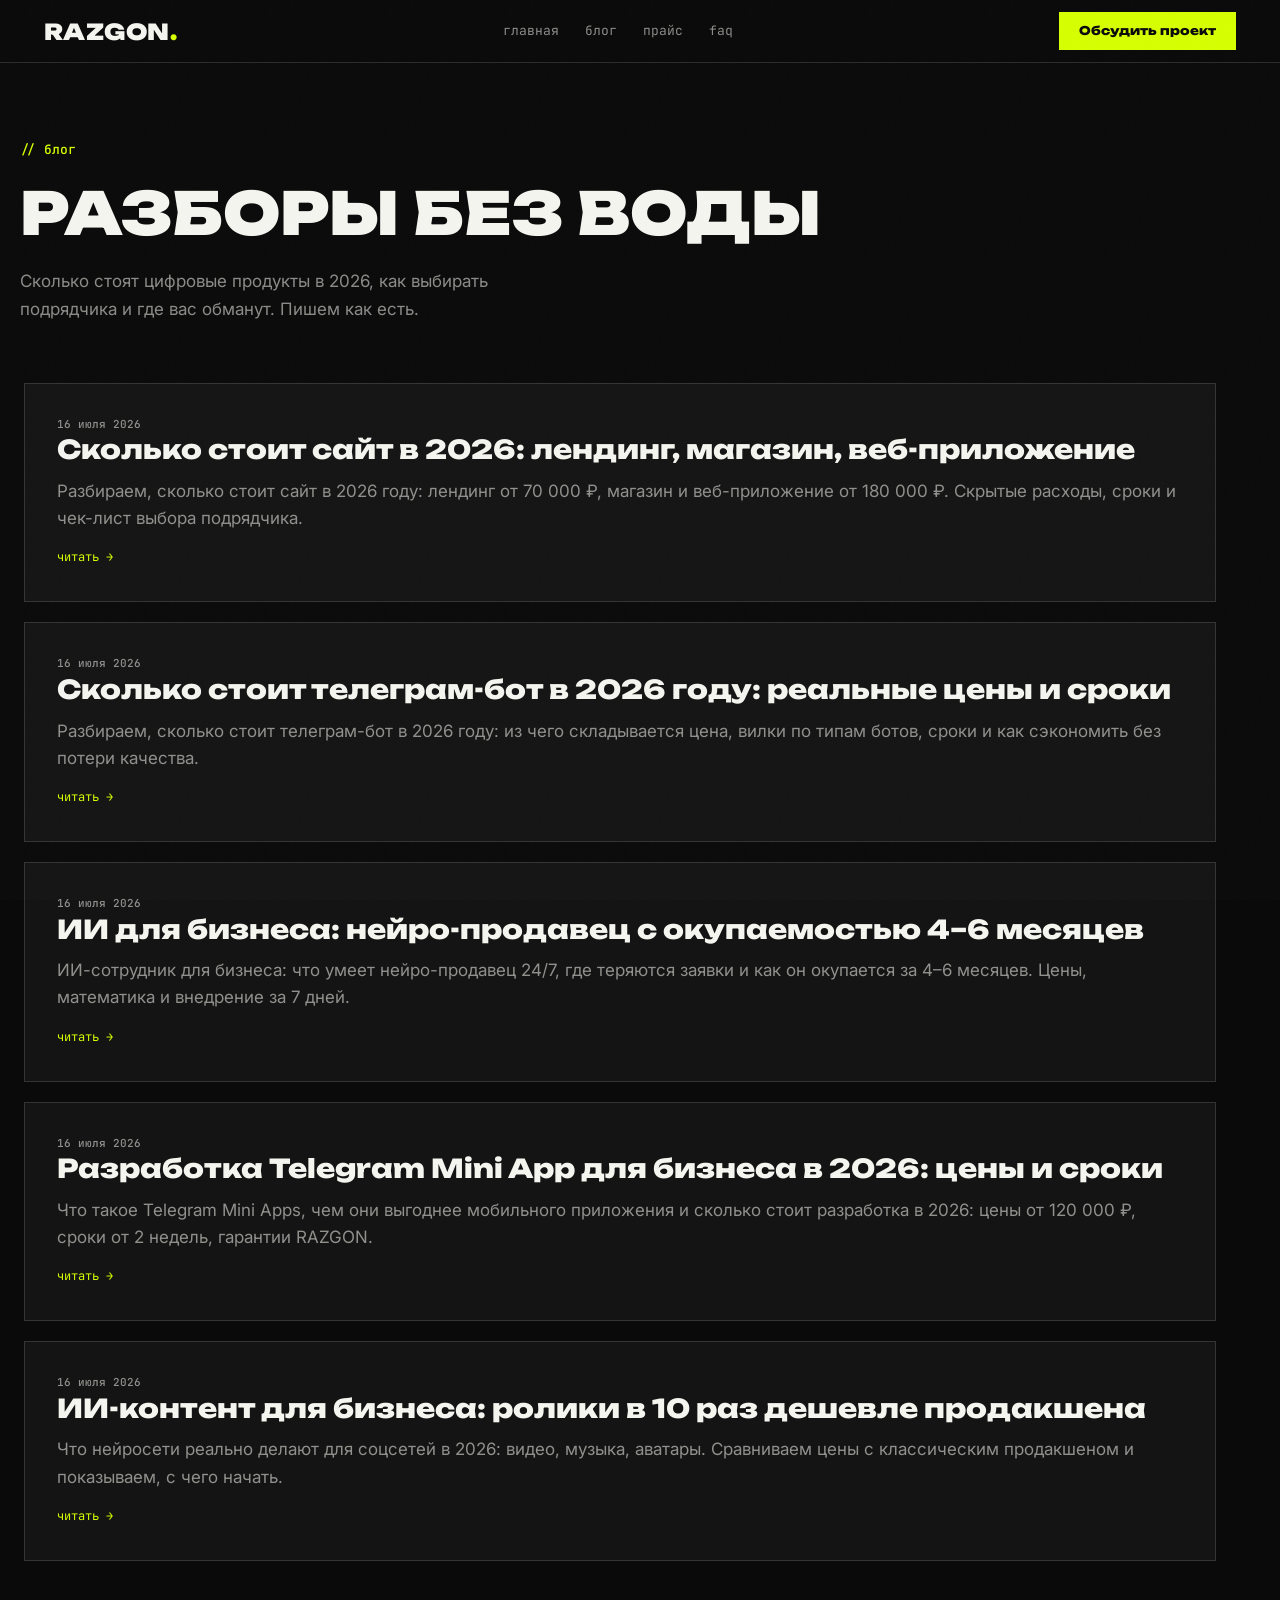
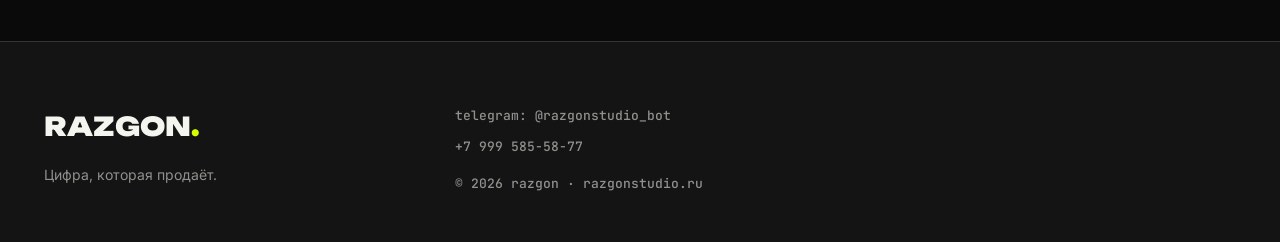
<file: blog/index.html>
<!DOCTYPE html>
<html lang="ru">
<head>
  <meta charset="UTF-8">
  <meta name="viewport" content="width=device-width, initial-scale=1.0">
  <title>Блог RAZGON — цены, разборы и гайды по цифровым продуктам</title>
  <meta name="description" content="Честные разборы от студии RAZGON: сколько стоят боты, сайты и ИИ-решения в 2026, как выбрать подрядчика и не переплатить.">
  <meta property="og:title" content="Блог RAZGON — цены, разборы и гайды по цифровым продуктам">
  <meta property="og:description" content="Честные разборы от студии RAZGON: сколько стоят боты, сайты и ИИ-решения в 2026, как выбрать подрядчика и не переплатить.">
  <meta property="og:type" content="article">
  <meta property="og:url" content="https://razgonstudio.ru/blog/">
  <meta property="og:image" content="https://razgonstudio.ru/assets/og.jpg">
  <meta property="og:locale" content="ru_RU">
  <meta name="twitter:card" content="summary_large_image">
  <link rel="canonical" href="https://razgonstudio.ru/blog/">
  <link rel="icon" href="data:image/svg+xml,%3Csvg xmlns='http://www.w3.org/2000/svg' viewBox='0 0 64 64'%3E%3Crect width='64' height='64' fill='%23D7FF00'/%3E%3Ctext x='32' y='46' font-family='Arial Black,sans-serif' font-size='40' font-weight='900' text-anchor='middle' fill='%230A0A0A'%3ER%3C/text%3E%3C/svg%3E">
  <link rel="preconnect" href="https://fonts.googleapis.com">
  <link rel="preconnect" href="https://fonts.gstatic.com" crossorigin>
  <link href="https://fonts.googleapis.com/css2?family=Unbounded:wght@500;800;900&family=Inter:wght@400;500;600&family=JetBrains+Mono:wght@400;500&display=swap" rel="stylesheet">
  <link rel="stylesheet" href="../css/style.css">
</head>
<body>
  <header class="header scrolled">
    <div class="header-in">
      <a class="logo" href="../" style="text-decoration:none">RAZGON<span class="logo-dot">.</span></a>
      <nav class="nav" aria-label="Основная навигация">
        <a href="../">Главная</a>
        <a href="./">Блог</a>
        <a href="../#pricing">Прайс</a>
        <a href="../#faq">FAQ</a>
      </nav>
      <a class="btn btn-small" href="https://t.me/razgonstudio_bot" target="_blank" rel="noopener">Обсудить проект</a>
    </div>
  </header>

  <main>
    <div class="container blog-header">
      <p class="sec-label mono">// блог</p>
      <h1 class="h2" style="margin-top:16px">РАЗБОРЫ БЕЗ ВОДЫ</h1>
      <p class="quiz-sub">Сколько стоят цифровые продукты в 2026, как выбирать подрядчика и где вас обманут. Пишем как есть.</p>
    </div>
    <div class="container blog-cards">
      <a class="card blog-card" href="skolko-stoit-sait-2026.html">
        <p class="blog-card-meta mono">16 июля 2026</p>
        <h2>Сколько стоит сайт в 2026: лендинг, магазин, веб-приложение</h2>
        <p>Разбираем, сколько стоит сайт в 2026 году: лендинг от 70 000 ₽, магазин и веб-приложение от 180 000 ₽. Скрытые расходы, сроки и чек-лист выбора подрядчика.</p>
        <span class="blog-more">читать →</span>
      </a>
      <a class="card blog-card" href="skolko-stoit-telegram-bot.html">
        <p class="blog-card-meta mono">16 июля 2026</p>
        <h2>Сколько стоит телеграм-бот в 2026 году: реальные цены и сроки</h2>
        <p>Разбираем, сколько стоит телеграм-бот в 2026 году: из чего складывается цена, вилки по типам ботов, сроки и как сэкономить без потери качества.</p>
        <span class="blog-more">читать →</span>
      </a>
      <a class="card blog-card" href="ii-dlya-biznesa-neyro-prodavets.html">
        <p class="blog-card-meta mono">16 июля 2026</p>
        <h2>ИИ для бизнеса: нейро-продавец с окупаемостью 4–6 месяцев</h2>
        <p>ИИ-сотрудник для бизнеса: что умеет нейро-продавец 24/7, где теряются заявки и как он окупается за 4–6 месяцев. Цены, математика и внедрение за 7 дней.</p>
        <span class="blog-more">читать →</span>
      </a>
      <a class="card blog-card" href="telegram-mini-app-razrabotka.html">
        <p class="blog-card-meta mono">16 июля 2026</p>
        <h2>Разработка Telegram Mini App для бизнеса в 2026: цены и сроки</h2>
        <p>Что такое Telegram Mini Apps, чем они выгоднее мобильного приложения и сколько стоит разработка в 2026: цены от 120 000 ₽, сроки от 2 недель, гарантии RAZGON.</p>
        <span class="blog-more">читать →</span>
      </a>
      <a class="card blog-card" href="ii-kontent-dlya-biznesa.html">
        <p class="blog-card-meta mono">16 июля 2026</p>
        <h2>ИИ-контент для бизнеса: ролики в 10 раз дешевле продакшена</h2>
        <p>Что нейросети реально делают для соцсетей в 2026: видео, музыка, аватары. Сравниваем цены с классическим продакшеном и показываем, с чего начать.</p>
        <span class="blog-more">читать →</span>
      </a>
    </div>
  </main>

  <footer class="footer">
    <div class="container footer-in">
      <div class="footer-col">
        <p class="footer-logo">RAZGON<span class="logo-dot">.</span></p>
        <p class="footer-tag">Цифра, которая продаёт.</p>
      </div>
      <div class="footer-col mono">
        <a href="https://t.me/razgonstudio_bot" target="_blank" rel="noopener">telegram: @razgonstudio_bot</a>
        <a href="tel:+79995855877">+7 999 585-58-77</a>
        <p>© 2026 razgon · <a href="../">razgonstudio.ru</a></p>
      </div>
      <div class="footer-col"></div>
    </div>
  </footer>
</body>
</html>
</file>
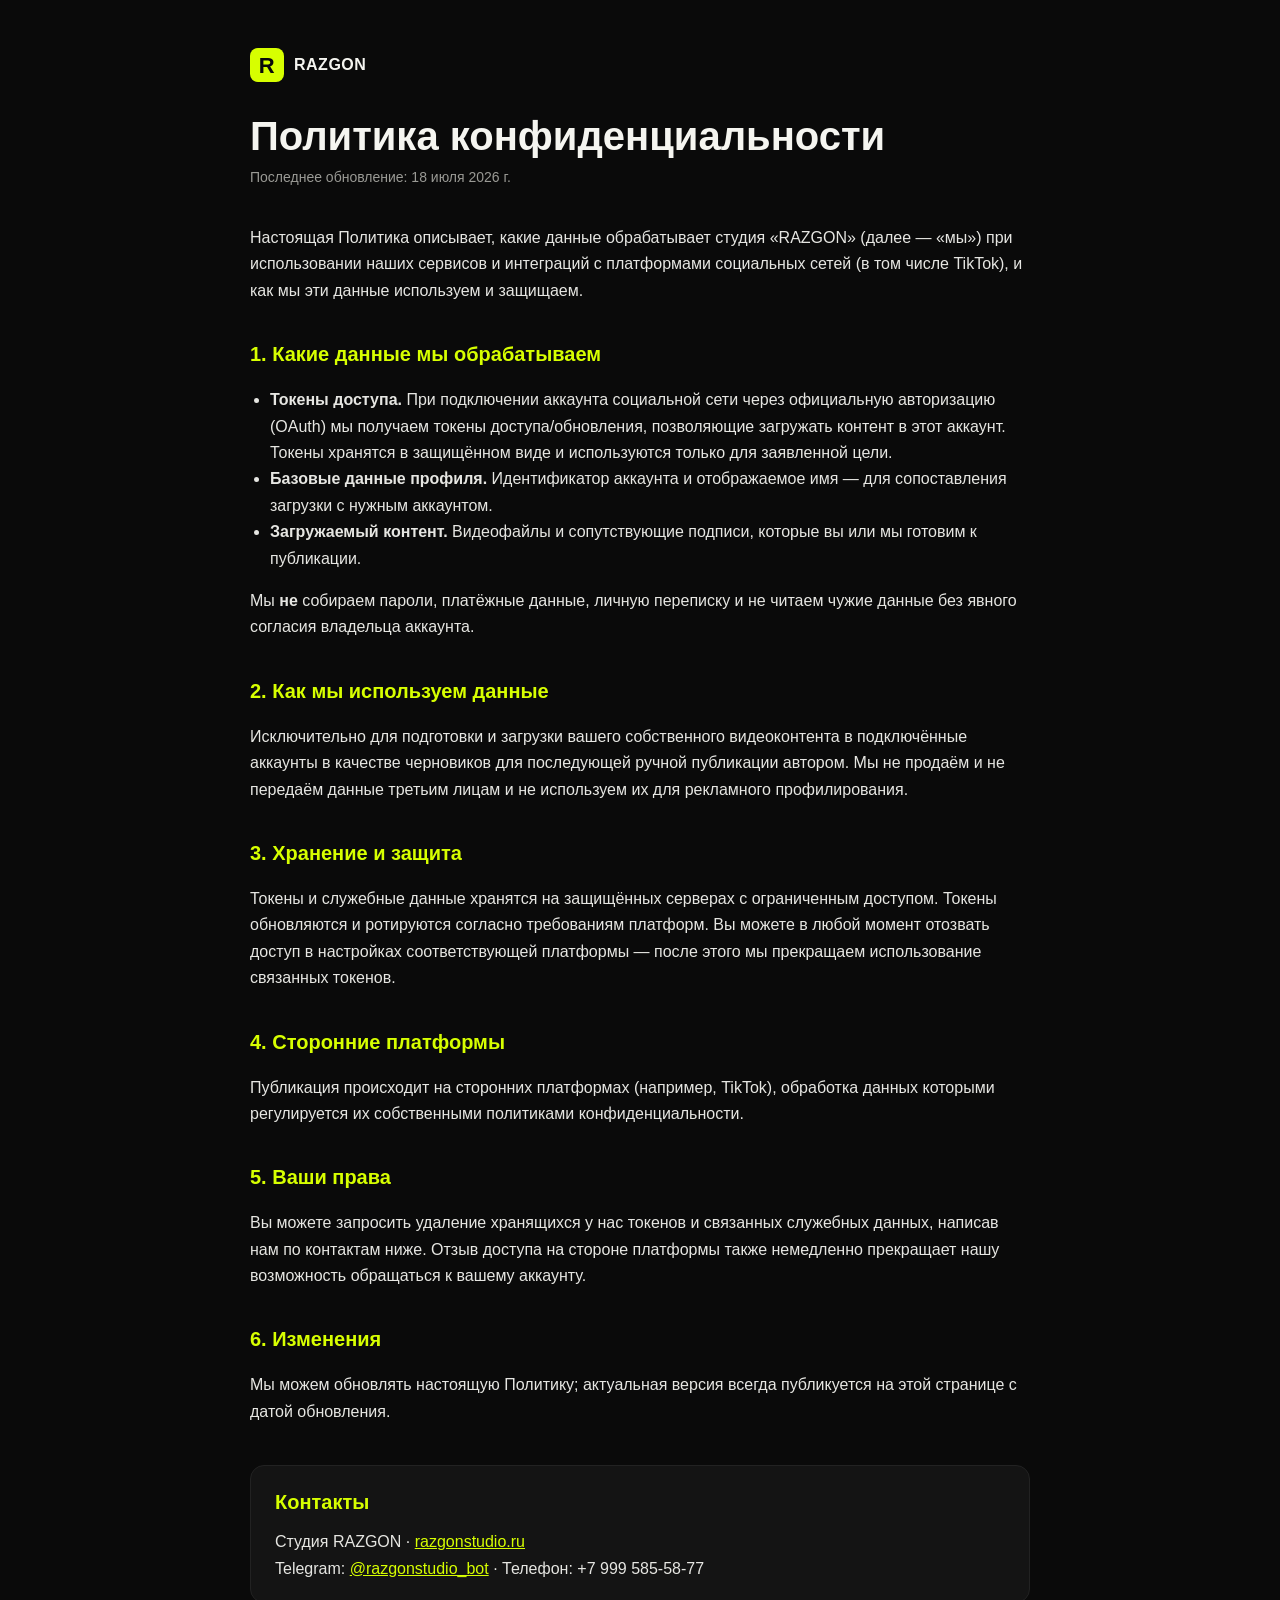
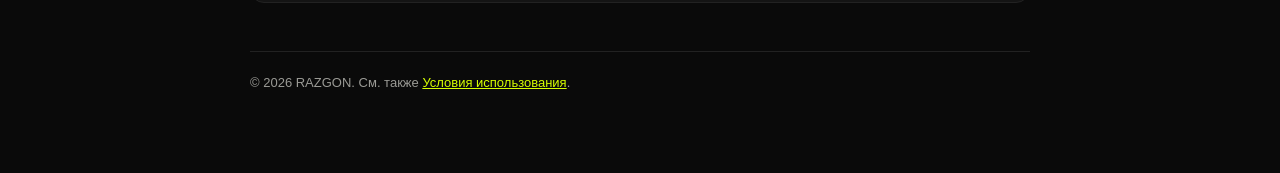
<file: privacy/index.html>
<!DOCTYPE html>
<html lang="ru">
<head>
  <meta charset="UTF-8">
  <meta name="viewport" content="width=device-width, initial-scale=1.0">
  <title>Политика конфиденциальности — RAZGON</title>
  <meta name="description" content="Политика конфиденциальности студии RAZGON: какие данные обрабатываются при интеграциях с социальными сетями и как они используются.">
  <meta name="robots" content="index, follow">
  <link rel="canonical" href="https://razgonstudio.ru/privacy/">
  <link rel="icon" href="data:image/svg+xml,%3Csvg xmlns='http://www.w3.org/2000/svg' viewBox='0 0 64 64'%3E%3Crect width='64' height='64' fill='%23D7FF00'/%3E%3Ctext x='32' y='46' font-family='Arial Black,sans-serif' font-size='40' font-weight='900' text-anchor='middle' fill='%230A0A0A'%3ER%3C/text%3E%3C/svg%3E">
  <style>
    :root{--bg:#0A0A0A;--surface:#141414;--text:#F5F5F0;--muted:#9a9a95;--acid:#D7FF00}
    *{box-sizing:border-box}
    body{margin:0;background:var(--bg);color:var(--text);font-family:Inter,-apple-system,BlinkMacSystemFont,"Segoe UI",Roboto,Helvetica,Arial,sans-serif;line-height:1.65}
    .wrap{max-width:820px;margin:0 auto;padding:48px 20px 80px}
    a{color:var(--acid)}
    .logo{display:inline-flex;align-items:center;gap:10px;text-decoration:none;color:var(--text);font-weight:800;letter-spacing:.5px;margin-bottom:32px}
    .logo .mark{width:34px;height:34px;border-radius:8px;background:var(--acid);color:var(--bg);font-weight:900;display:grid;place-items:center;font-size:22px}
    h1{font-size:clamp(28px,5vw,40px);line-height:1.1;margin:0 0 8px}
    .upd{color:var(--muted);font-size:14px;margin-bottom:36px}
    h2{font-size:20px;margin:34px 0 10px;color:var(--acid)}
    p,li{color:#e6e6e2}
    ul{padding-left:20px}
    .card{background:var(--surface);border:1px solid #222;border-radius:14px;padding:20px 24px;margin-top:40px}
    footer{color:var(--muted);font-size:13px;margin-top:48px;border-top:1px solid #222;padding-top:20px}
  </style>
</head>
<body>
  <div class="wrap">
    <a class="logo" href="/"><span class="mark">R</span> RAZGON</a>
    <h1>Политика конфиденциальности</h1>
    <div class="upd">Последнее обновление: 18 июля 2026 г.</div>

    <p>Настоящая Политика описывает, какие данные обрабатывает студия «RAZGON» (далее — «мы»)
    при использовании наших сервисов и интеграций с платформами социальных сетей (в том числе
    TikTok), и как мы эти данные используем и защищаем.</p>

    <h2>1. Какие данные мы обрабатываем</h2>
    <ul>
      <li><b>Токены доступа.</b> При подключении аккаунта социальной сети через официальную
      авторизацию (OAuth) мы получаем токены доступа/обновления, позволяющие загружать контент в
      этот аккаунт. Токены хранятся в защищённом виде и используются только для заявленной цели.</li>
      <li><b>Базовые данные профиля.</b> Идентификатор аккаунта и отображаемое имя — для
      сопоставления загрузки с нужным аккаунтом.</li>
      <li><b>Загружаемый контент.</b> Видеофайлы и сопутствующие подписи, которые вы или мы
      готовим к публикации.</li>
    </ul>
    <p>Мы <b>не</b> собираем пароли, платёжные данные, личную переписку и не читаем чужие данные
    без явного согласия владельца аккаунта.</p>

    <h2>2. Как мы используем данные</h2>
    <p>Исключительно для подготовки и загрузки вашего собственного видеоконтента в подключённые
    аккаунты в качестве черновиков для последующей ручной публикации автором. Мы не продаём и не
    передаём данные третьим лицам и не используем их для рекламного профилирования.</p>

    <h2>3. Хранение и защита</h2>
    <p>Токены и служебные данные хранятся на защищённых серверах с ограниченным доступом.
    Токены обновляются и ротируются согласно требованиям платформ. Вы можете в любой момент
    отозвать доступ в настройках соответствующей платформы — после этого мы прекращаем
    использование связанных токенов.</p>

    <h2>4. Сторонние платформы</h2>
    <p>Публикация происходит на сторонних платформах (например, TikTok), обработка данных
    которыми регулируется их собственными политиками конфиденциальности.</p>

    <h2>5. Ваши права</h2>
    <p>Вы можете запросить удаление хранящихся у нас токенов и связанных служебных данных,
    написав нам по контактам ниже. Отзыв доступа на стороне платформы также немедленно
    прекращает нашу возможность обращаться к вашему аккаунту.</p>

    <h2>6. Изменения</h2>
    <p>Мы можем обновлять настоящую Политику; актуальная версия всегда публикуется на этой
    странице с датой обновления.</p>

    <div class="card">
      <h2 style="margin-top:0">Контакты</h2>
      <p style="margin:0">Студия RAZGON · <a href="https://razgonstudio.ru/">razgonstudio.ru</a><br>
      Telegram: <a href="https://t.me/razgonstudio_bot">@razgonstudio_bot</a> · Телефон: +7 999 585-58-77</p>
    </div>

    <footer>© 2026 RAZGON. См. также <a href="/terms/">Условия использования</a>.</footer>
  </div>
</body>
</html>
</file>
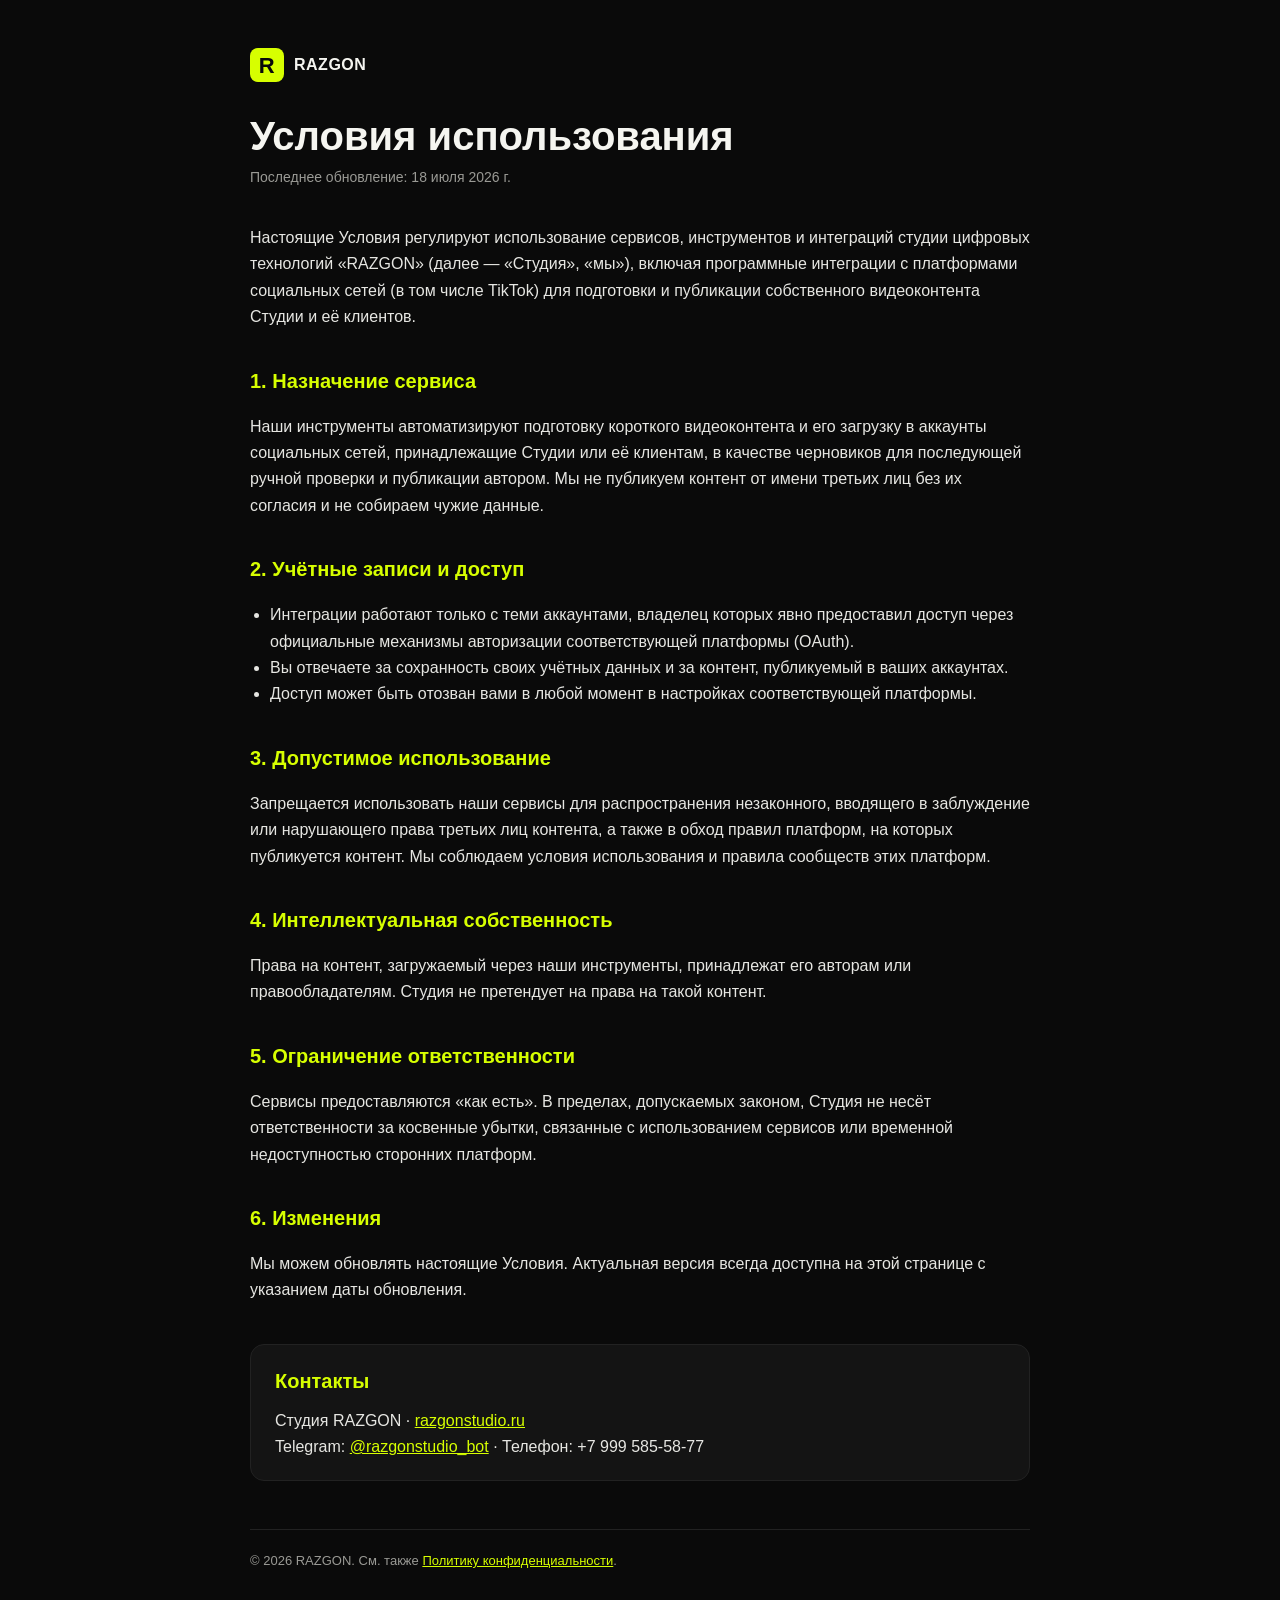
<file: terms/index.html>
<!DOCTYPE html>
<html lang="ru">
<head>
  <meta charset="UTF-8">
  <meta name="viewport" content="width=device-width, initial-scale=1.0">
  <title>Условия использования — RAZGON</title>
  <meta name="description" content="Условия использования сервисов и интеграций студии RAZGON, включая публикацию контента в социальных сетях.">
  <meta name="robots" content="index, follow">
  <link rel="canonical" href="https://razgonstudio.ru/terms/">
  <link rel="icon" href="data:image/svg+xml,%3Csvg xmlns='http://www.w3.org/2000/svg' viewBox='0 0 64 64'%3E%3Crect width='64' height='64' fill='%23D7FF00'/%3E%3Ctext x='32' y='46' font-family='Arial Black,sans-serif' font-size='40' font-weight='900' text-anchor='middle' fill='%230A0A0A'%3ER%3C/text%3E%3C/svg%3E">
  <style>
    :root{--bg:#0A0A0A;--surface:#141414;--text:#F5F5F0;--muted:#9a9a95;--acid:#D7FF00}
    *{box-sizing:border-box}
    body{margin:0;background:var(--bg);color:var(--text);font-family:Inter,-apple-system,BlinkMacSystemFont,"Segoe UI",Roboto,Helvetica,Arial,sans-serif;line-height:1.65}
    .wrap{max-width:820px;margin:0 auto;padding:48px 20px 80px}
    a{color:var(--acid)}
    .logo{display:inline-flex;align-items:center;gap:10px;text-decoration:none;color:var(--text);font-weight:800;letter-spacing:.5px;margin-bottom:32px}
    .logo .mark{width:34px;height:34px;border-radius:8px;background:var(--acid);color:var(--bg);font-weight:900;display:grid;place-items:center;font-size:22px}
    h1{font-size:clamp(28px,5vw,40px);line-height:1.1;margin:0 0 8px}
    .upd{color:var(--muted);font-size:14px;margin-bottom:36px}
    h2{font-size:20px;margin:34px 0 10px;color:var(--acid)}
    p,li{color:#e6e6e2}
    ul{padding-left:20px}
    .card{background:var(--surface);border:1px solid #222;border-radius:14px;padding:20px 24px;margin-top:40px}
    footer{color:var(--muted);font-size:13px;margin-top:48px;border-top:1px solid #222;padding-top:20px}
  </style>
</head>
<body>
  <div class="wrap">
    <a class="logo" href="/"><span class="mark">R</span> RAZGON</a>
    <h1>Условия использования</h1>
    <div class="upd">Последнее обновление: 18 июля 2026 г.</div>

    <p>Настоящие Условия регулируют использование сервисов, инструментов и интеграций студии
    цифровых технологий «RAZGON» (далее — «Студия», «мы»), включая программные интеграции с
    платформами социальных сетей (в том числе TikTok) для подготовки и публикации собственного
    видеоконтента Студии и её клиентов.</p>

    <h2>1. Назначение сервиса</h2>
    <p>Наши инструменты автоматизируют подготовку короткого видеоконтента и его загрузку в
    аккаунты социальных сетей, принадлежащие Студии или её клиентам, в качестве черновиков для
    последующей ручной проверки и публикации автором. Мы не публикуем контент от имени третьих
    лиц без их согласия и не собираем чужие данные.</p>

    <h2>2. Учётные записи и доступ</h2>
    <ul>
      <li>Интеграции работают только с теми аккаунтами, владелец которых явно предоставил доступ
      через официальные механизмы авторизации соответствующей платформы (OAuth).</li>
      <li>Вы отвечаете за сохранность своих учётных данных и за контент, публикуемый в ваших аккаунтах.</li>
      <li>Доступ может быть отозван вами в любой момент в настройках соответствующей платформы.</li>
    </ul>

    <h2>3. Допустимое использование</h2>
    <p>Запрещается использовать наши сервисы для распространения незаконного, вводящего в
    заблуждение или нарушающего права третьих лиц контента, а также в обход правил платформ, на
    которых публикуется контент. Мы соблюдаем условия использования и правила сообществ этих платформ.</p>

    <h2>4. Интеллектуальная собственность</h2>
    <p>Права на контент, загружаемый через наши инструменты, принадлежат его авторам или
    правообладателям. Студия не претендует на права на такой контент.</p>

    <h2>5. Ограничение ответственности</h2>
    <p>Сервисы предоставляются «как есть». В пределах, допускаемых законом, Студия не несёт
    ответственности за косвенные убытки, связанные с использованием сервисов или временной
    недоступностью сторонних платформ.</p>

    <h2>6. Изменения</h2>
    <p>Мы можем обновлять настоящие Условия. Актуальная версия всегда доступна на этой странице
    с указанием даты обновления.</p>

    <div class="card">
      <h2 style="margin-top:0">Контакты</h2>
      <p style="margin:0">Студия RAZGON · <a href="https://razgonstudio.ru/">razgonstudio.ru</a><br>
      Telegram: <a href="https://t.me/razgonstudio_bot">@razgonstudio_bot</a> · Телефон: +7 999 585-58-77</p>
    </div>

    <footer>© 2026 RAZGON. См. также <a href="/privacy/">Политику конфиденциальности</a>.</footer>
  </div>
</body>
</html>
</file>
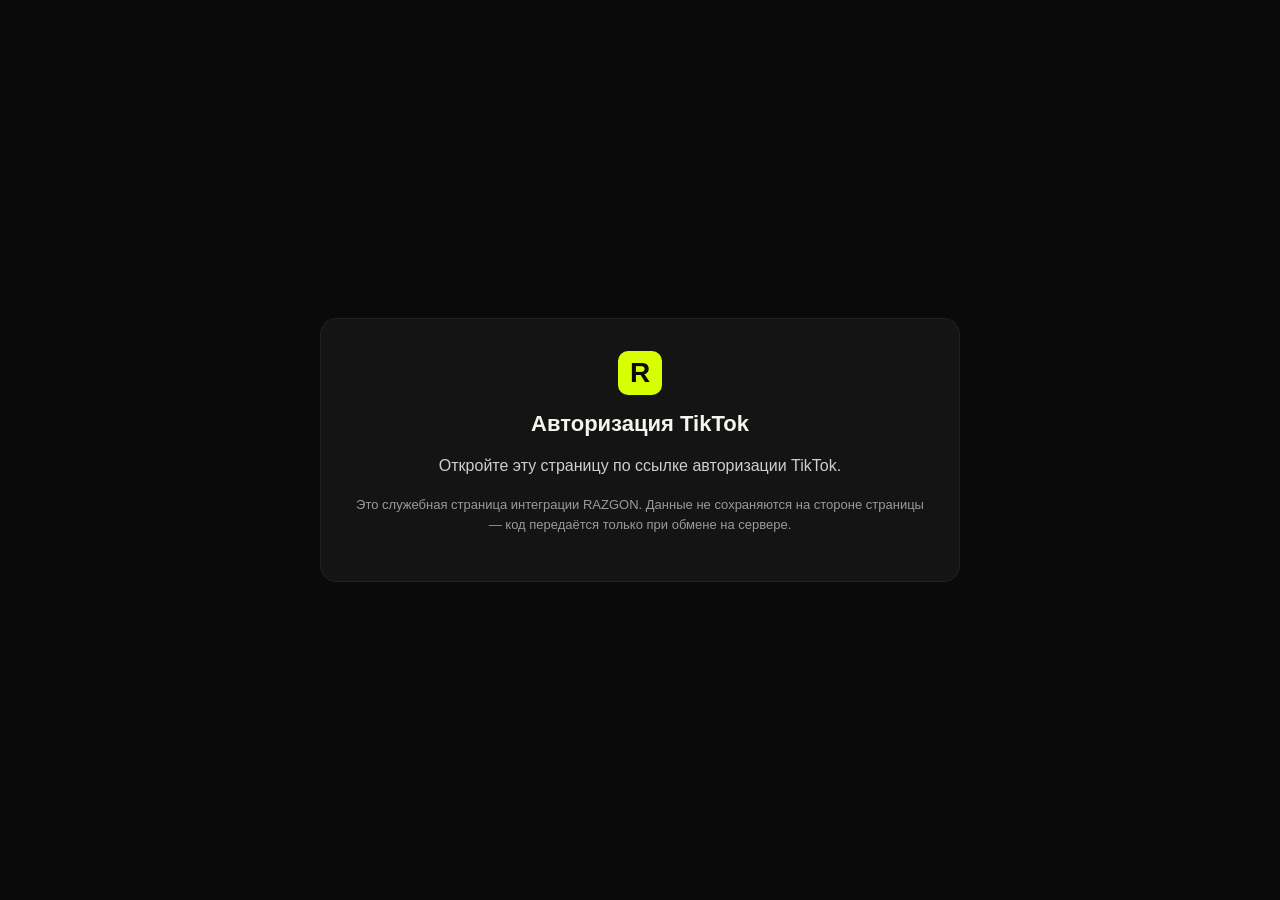
<file: tiktok/index.html>
<!DOCTYPE html>
<html lang="ru">
<head>
  <meta charset="UTF-8">
  <meta name="viewport" content="width=device-width, initial-scale=1.0">
  <title>TikTok — авторизация · RAZGON</title>
  <meta name="robots" content="noindex, nofollow">
  <link rel="icon" href="data:image/svg+xml,%3Csvg xmlns='http://www.w3.org/2000/svg' viewBox='0 0 64 64'%3E%3Crect width='64' height='64' fill='%23D7FF00'/%3E%3Ctext x='32' y='46' font-family='Arial Black,sans-serif' font-size='40' font-weight='900' text-anchor='middle' fill='%230A0A0A'%3ER%3C/text%3E%3C/svg%3E">
  <style>
    :root{--bg:#0A0A0A;--surface:#141414;--text:#F5F5F0;--muted:#9a9a95;--acid:#D7FF00}
    *{box-sizing:border-box}
    body{margin:0;min-height:100vh;display:grid;place-items:center;background:var(--bg);color:var(--text);font-family:Inter,-apple-system,BlinkMacSystemFont,"Segoe UI",Roboto,Helvetica,Arial,sans-serif}
    .card{max-width:640px;margin:20px;background:var(--surface);border:1px solid #222;border-radius:16px;padding:32px 28px;text-align:center}
    .mark{width:44px;height:44px;border-radius:10px;background:var(--acid);color:var(--bg);font-weight:900;display:inline-grid;place-items:center;font-size:28px;margin-bottom:16px}
    h1{font-size:22px;margin:0 0 6px}
    p{color:#cfcfca;line-height:1.6}
    .code{margin-top:18px;padding:14px;background:#0d0d0d;border:1px dashed #333;border-radius:10px;font-family:"JetBrains Mono",ui-monospace,SFMono-Regular,Menlo,monospace;font-size:14px;color:var(--acid);word-break:break-all;user-select:all}
    .muted{color:var(--muted);font-size:13px;margin-top:14px}
    button{margin-top:14px;background:var(--acid);color:var(--bg);border:0;border-radius:10px;padding:10px 18px;font-weight:700;cursor:pointer;font-size:14px}
  </style>
</head>
<body>
  <div class="card">
    <div class="mark">R</div>
    <h1>Авторизация TikTok</h1>
    <p id="msg">Обрабатываем ответ авторизации…</p>
    <div id="codebox" class="code" style="display:none"></div>
    <button id="copy" style="display:none">Скопировать код</button>
    <p class="muted">Это служебная страница интеграции RAZGON. Данные не сохраняются на стороне
    страницы — код передаётся только при обмене на сервере.</p>
  </div>
  <script>
    (function(){
      var p = new URLSearchParams(location.search);
      var code = p.get('code'), err = p.get('error');
      var msg = document.getElementById('msg');
      var box = document.getElementById('codebox');
      var btn = document.getElementById('copy');
      if (err){ msg.textContent = 'Авторизация отклонена: ' + err; return; }
      if (code){
        msg.textContent = 'Авторизация прошла. Код ниже — вернитесь в приложение для завершения:';
        box.style.display = 'block'; box.textContent = code;
        btn.style.display = 'inline-block';
        btn.onclick = function(){ navigator.clipboard.writeText(code); btn.textContent = 'Скопировано ✓'; };
      } else {
        msg.textContent = 'Откройте эту страницу по ссылке авторизации TikTok.';
      }
    })();
  </script>
</body>
</html>
</file>
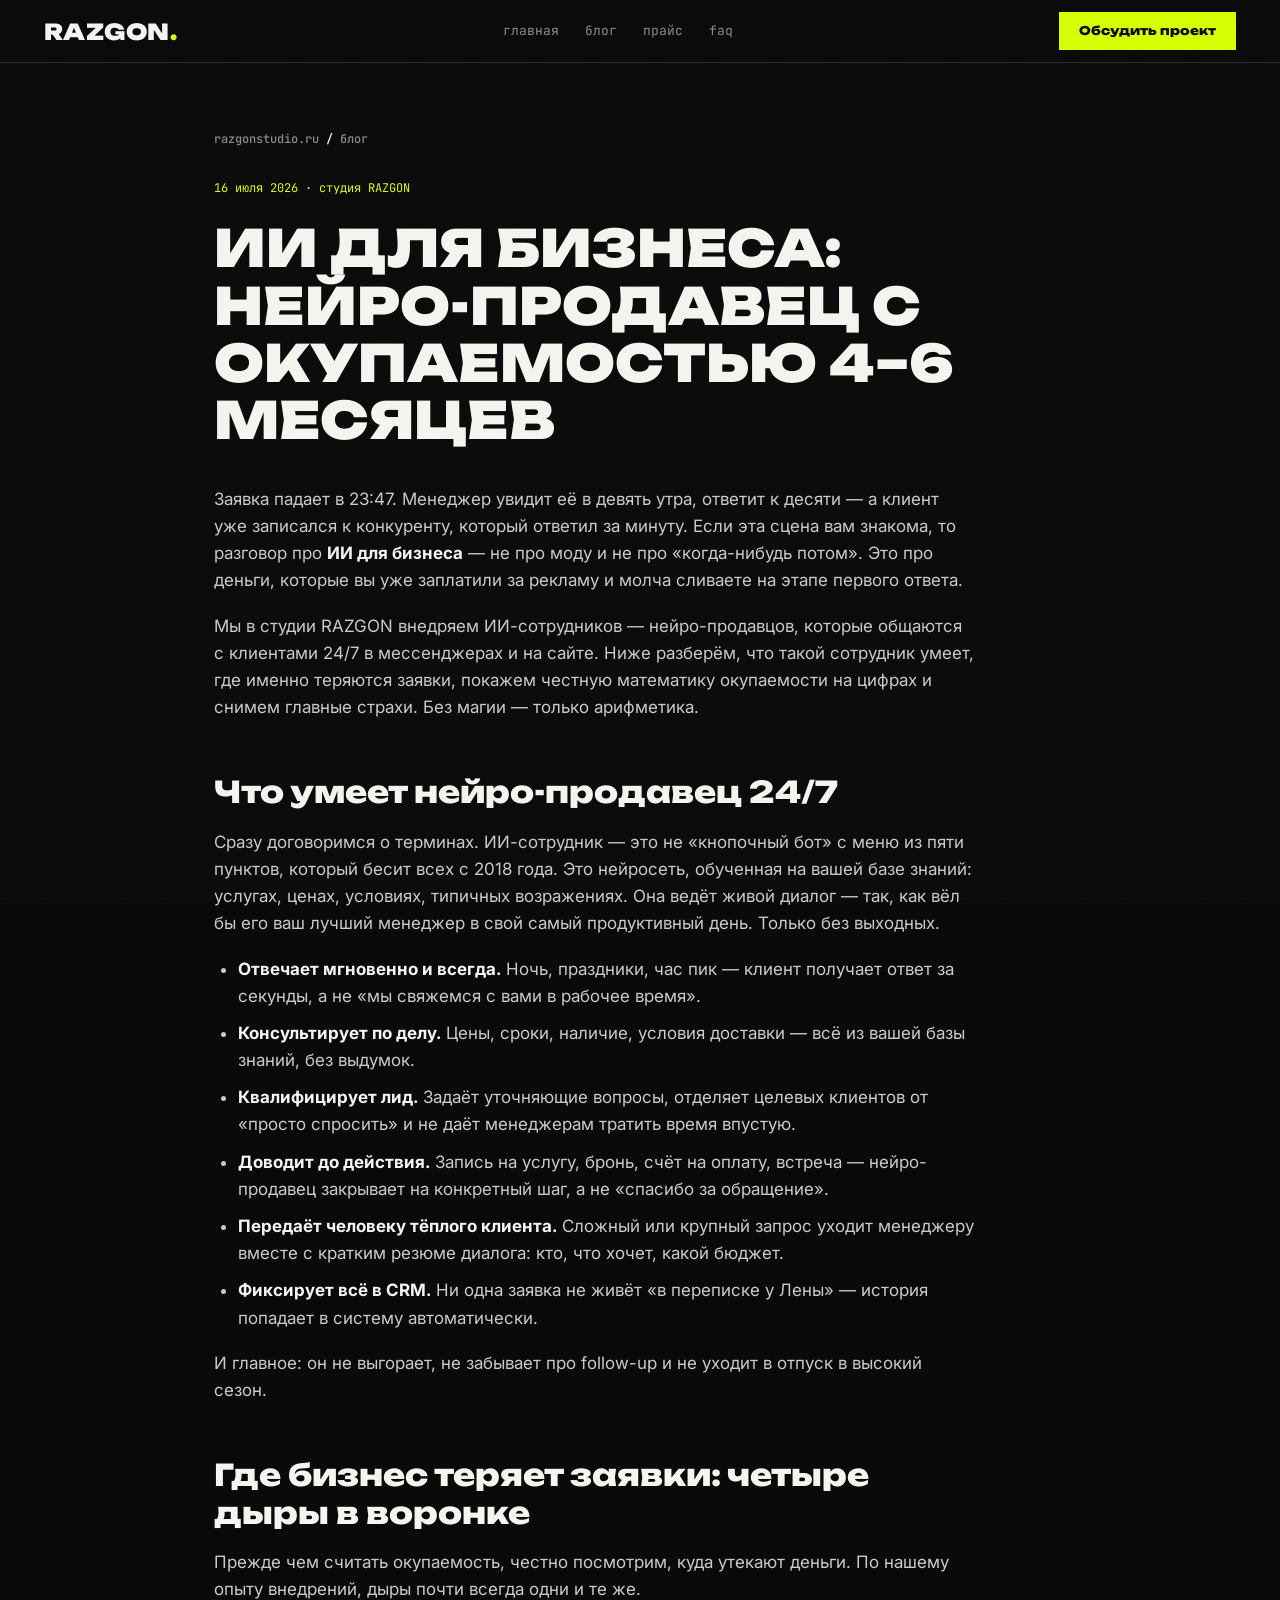
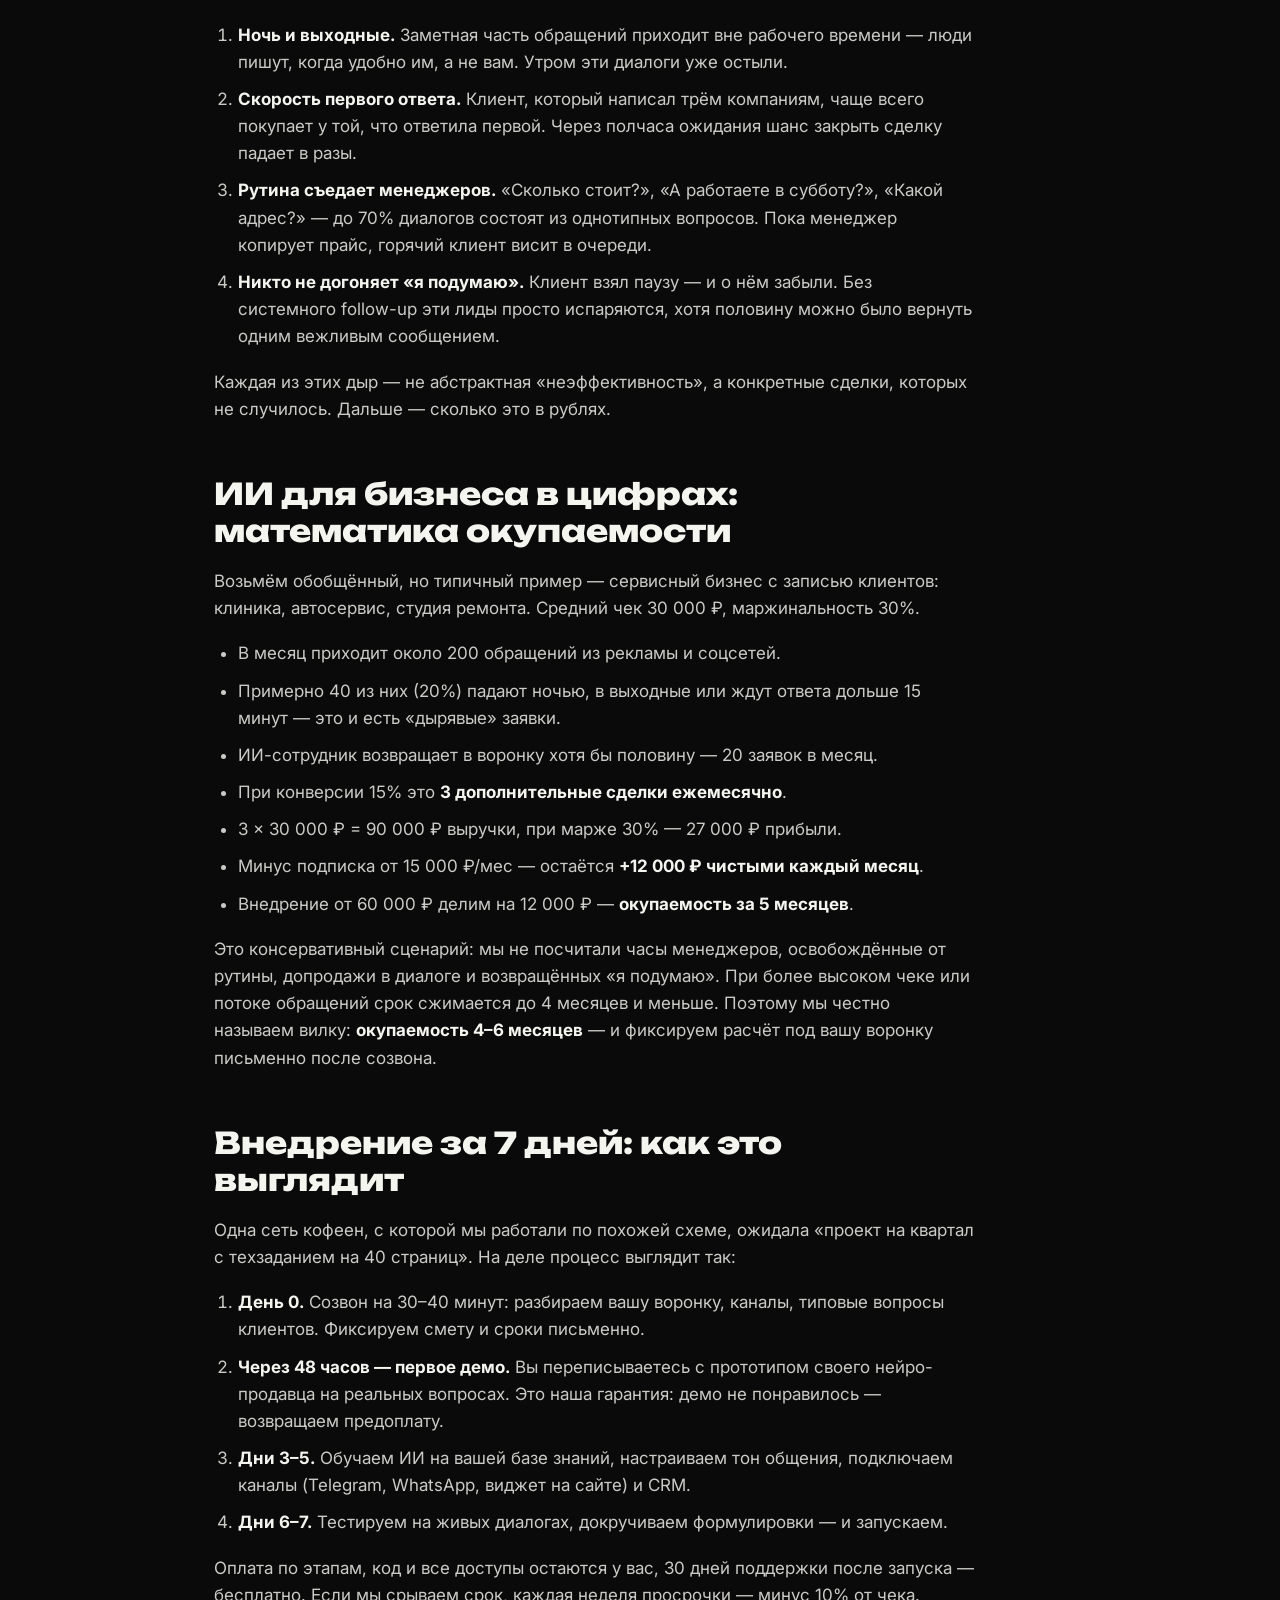
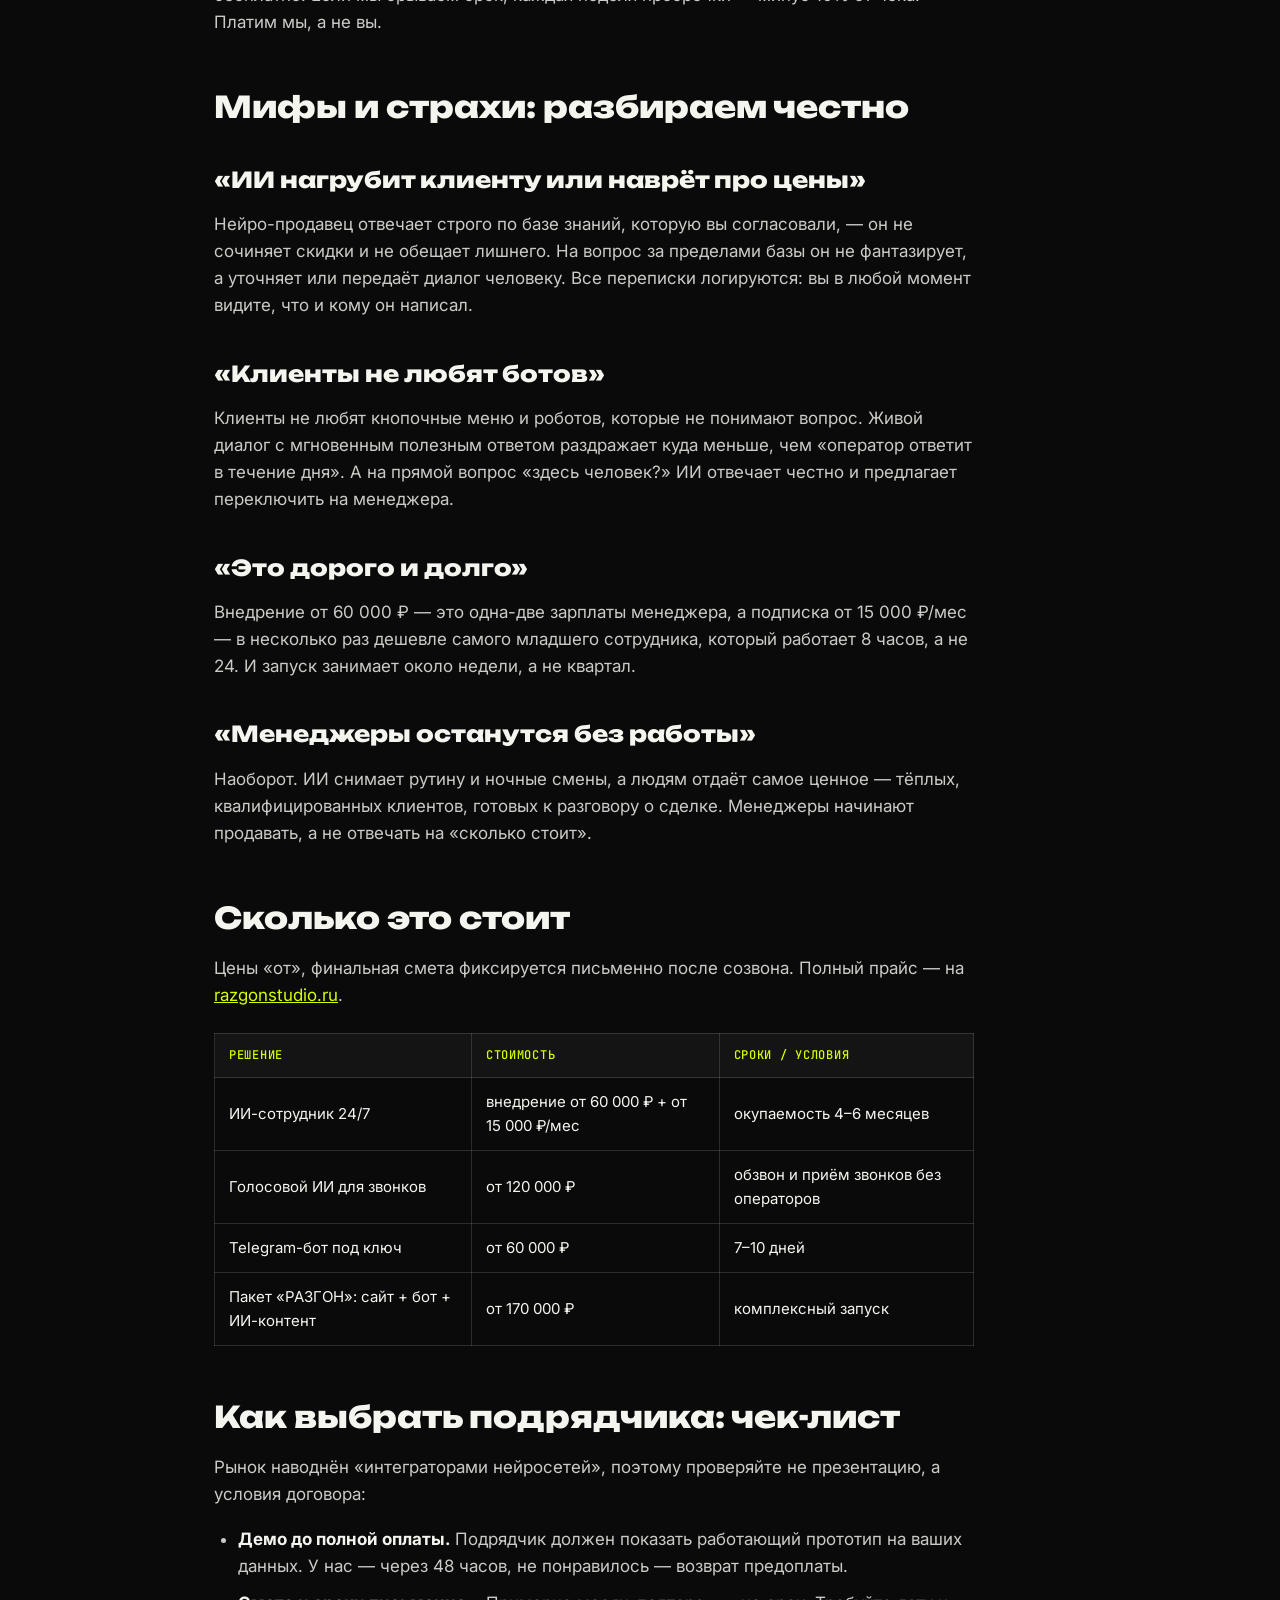
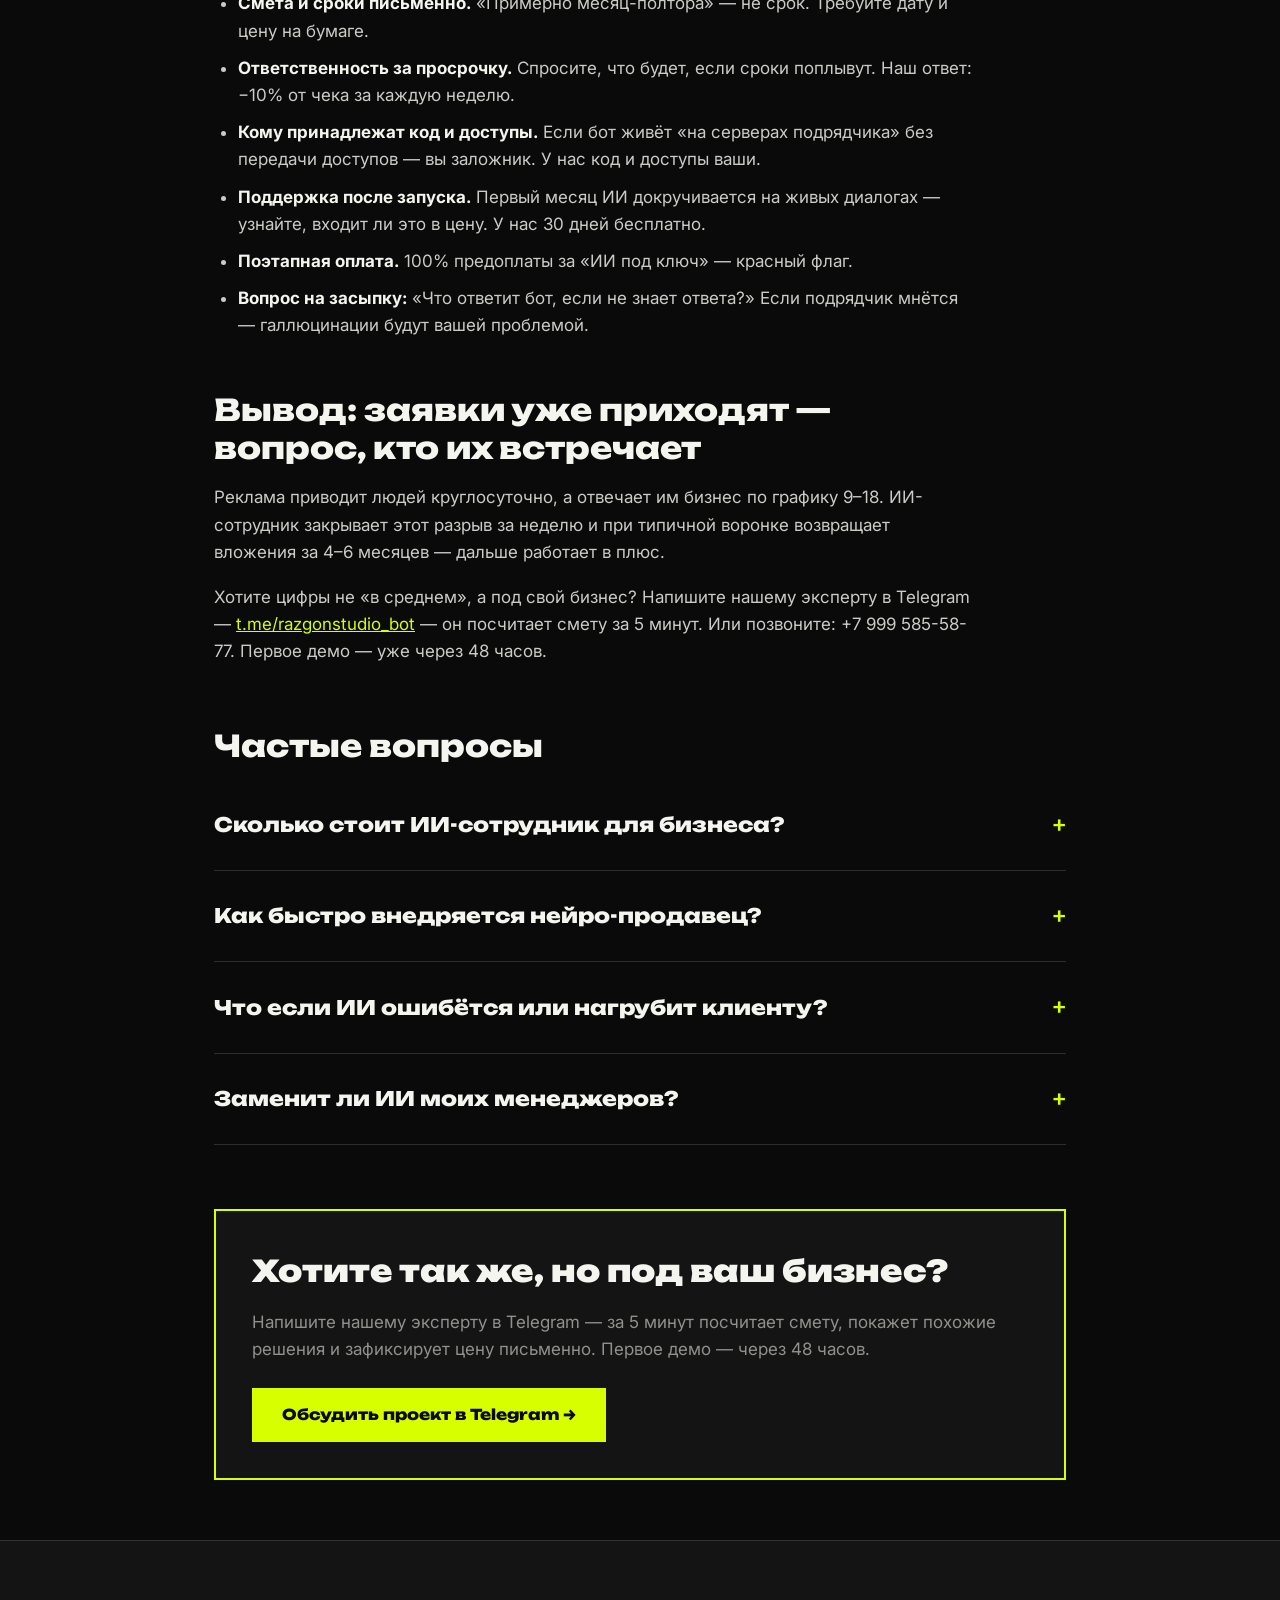
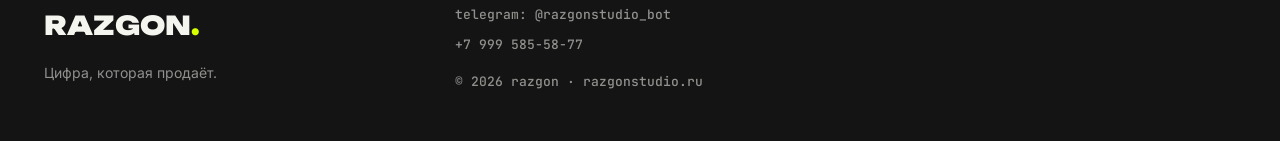
<file: blog/ii-dlya-biznesa-neyro-prodavets.html>
<!DOCTYPE html>
<html lang="ru">
<head>
  <meta charset="UTF-8">
  <meta name="viewport" content="width=device-width, initial-scale=1.0">
  <title>ИИ для бизнеса: нейро-продавец с окупаемостью 4–6 месяцев — блог RAZGON</title>
  <meta name="description" content="ИИ-сотрудник для бизнеса: что умеет нейро-продавец 24/7, где теряются заявки и как он окупается за 4–6 месяцев. Цены, математика и внедрение за 7 дней.">
  <meta property="og:title" content="ИИ для бизнеса: нейро-продавец с окупаемостью 4–6 месяцев — блог RAZGON">
  <meta property="og:description" content="ИИ-сотрудник для бизнеса: что умеет нейро-продавец 24/7, где теряются заявки и как он окупается за 4–6 месяцев. Цены, математика и внедрение за 7 дней.">
  <meta property="og:type" content="article">
  <meta property="og:url" content="https://razgonstudio.ru/blog/ii-dlya-biznesa-neyro-prodavets.html">
  <meta property="og:image" content="https://razgonstudio.ru/assets/og.jpg">
  <meta property="og:locale" content="ru_RU">
  <meta name="twitter:card" content="summary_large_image">
  <link rel="canonical" href="https://razgonstudio.ru/blog/ii-dlya-biznesa-neyro-prodavets.html">
  <link rel="icon" href="data:image/svg+xml,%3Csvg xmlns='http://www.w3.org/2000/svg' viewBox='0 0 64 64'%3E%3Crect width='64' height='64' fill='%23D7FF00'/%3E%3Ctext x='32' y='46' font-family='Arial Black,sans-serif' font-size='40' font-weight='900' text-anchor='middle' fill='%230A0A0A'%3ER%3C/text%3E%3C/svg%3E">
  <link rel="preconnect" href="https://fonts.googleapis.com">
  <link rel="preconnect" href="https://fonts.gstatic.com" crossorigin>
  <link href="https://fonts.googleapis.com/css2?family=Unbounded:wght@500;800;900&family=Inter:wght@400;500;600&family=JetBrains+Mono:wght@400;500&display=swap" rel="stylesheet">
  <link rel="stylesheet" href="../css/style.css">
  <script type="application/ld+json">
{
 "@context": "https://schema.org",
 "@graph": [
  {
   "@type": "Article",
   "headline": "ИИ для бизнеса: нейро-продавец с окупаемостью 4–6 месяцев",
   "description": "ИИ-сотрудник для бизнеса: что умеет нейро-продавец 24/7, где теряются заявки и как он окупается за 4–6 месяцев. Цены, математика и внедрение за 7 дней.",
   "datePublished": "2026-07-16",
   "dateModified": "2026-07-16",
   "inLanguage": "ru-RU",
   "mainEntityOfPage": "https://razgonstudio.ru/blog/ii-dlya-biznesa-neyro-prodavets.html",
   "image": "https://razgonstudio.ru/assets/og.jpg",
   "author": {
    "@type": "Organization",
    "name": "RAZGON",
    "url": "https://razgonstudio.ru/"
   },
   "publisher": {
    "@type": "Organization",
    "name": "RAZGON"
   }
  },
  {
   "@type": "FAQPage",
   "mainEntity": [
    {
     "@type": "Question",
     "name": "Сколько стоит ИИ-сотрудник для бизнеса?",
     "acceptedAnswer": {
      "@type": "Answer",
      "text": "Внедрение — от 60 000 ₽, дальше подписка от 15 000 ₽/мес. Цены «от»: точная смета под вашу воронку фиксируется письменно после короткого созвона. Оплата по этапам."
     }
    },
    {
     "@type": "Question",
     "name": "Как быстро внедряется нейро-продавец?",
     "acceptedAnswer": {
      "@type": "Answer",
      "text": "Первое рабочее демо мы показываем через 48 часов после созвона, полный запуск занимает около 7 дней. Если демо не понравилось — возвращаем предоплату."
     }
    },
    {
     "@type": "Question",
     "name": "Что если ИИ ошибётся или нагрубит клиенту?",
     "acceptedAnswer": {
      "@type": "Answer",
      "text": "Нейро-продавец отвечает строго по согласованной базе знаний и не выдумывает цены. Сложные вопросы передаёт менеджеру, все диалоги логируются. Первые 30 дней поддержки и докрутки — бесплатно."
     }
    },
    {
     "@type": "Question",
     "name": "Заменит ли ИИ моих менеджеров?",
     "acceptedAnswer": {
      "@type": "Answer",
      "text": "Нет. Он забирает рутину: ночные заявки, типовые вопросы, квалификацию лидов и follow-up. Менеджеры получают уже тёплых клиентов с резюме диалога и занимаются закрытием сделок."
     }
    }
   ]
  }
 ]
}
  </script>
</head>
<body>
  <header class="header scrolled">
    <div class="header-in">
      <a class="logo" href="../" style="text-decoration:none">RAZGON<span class="logo-dot">.</span></a>
      <nav class="nav" aria-label="Основная навигация">
        <a href="../">Главная</a>
        <a href="./">Блог</a>
        <a href="../#pricing">Прайс</a>
        <a href="../#faq">FAQ</a>
      </nav>
      <a class="btn btn-small" href="https://t.me/razgonstudio_bot" target="_blank" rel="noopener">Обсудить проект</a>
    </div>
  </header>

  <main class="post">
    <div class="container container-narrow">
      <p class="breadcrumbs mono"><a href="../">razgonstudio.ru</a> / <a href="./">блог</a></p>
      <p class="post-meta">16 июля 2026 · студия RAZGON</p>
      <h1>ИИ для бизнеса: нейро-продавец с окупаемостью 4–6 месяцев</h1>
      <div class="post-body">
<p>Заявка падает в 23:47. Менеджер увидит её в девять утра, ответит к десяти — а клиент уже записался к конкуренту, который ответил за минуту. Если эта сцена вам знакома, то разговор про <strong>ИИ для бизнеса</strong> — не про моду и не про «когда-нибудь потом». Это про деньги, которые вы уже заплатили за рекламу и молча сливаете на этапе первого ответа.</p>

<p>Мы в студии RAZGON внедряем ИИ-сотрудников — нейро-продавцов, которые общаются с клиентами 24/7 в мессенджерах и на сайте. Ниже разберём, что такой сотрудник умеет, где именно теряются заявки, покажем честную математику окупаемости на цифрах и снимем главные страхи. Без магии — только арифметика.</p>

<h2>Что умеет нейро-продавец 24/7</h2>

<p>Сразу договоримся о терминах. ИИ-сотрудник — это не «кнопочный бот» с меню из пяти пунктов, который бесит всех с 2018 года. Это нейросеть, обученная на вашей базе знаний: услугах, ценах, условиях, типичных возражениях. Она ведёт живой диалог — так, как вёл бы его ваш лучший менеджер в свой самый продуктивный день. Только без выходных.</p>

<ul>
<li><strong>Отвечает мгновенно и всегда.</strong> Ночь, праздники, час пик — клиент получает ответ за секунды, а не «мы свяжемся с вами в рабочее время».</li>
<li><strong>Консультирует по делу.</strong> Цены, сроки, наличие, условия доставки — всё из вашей базы знаний, без выдумок.</li>
<li><strong>Квалифицирует лид.</strong> Задаёт уточняющие вопросы, отделяет целевых клиентов от «просто спросить» и не даёт менеджерам тратить время впустую.</li>
<li><strong>Доводит до действия.</strong> Запись на услугу, бронь, счёт на оплату, встреча — нейро-продавец закрывает на конкретный шаг, а не «спасибо за обращение».</li>
<li><strong>Передаёт человеку тёплого клиента.</strong> Сложный или крупный запрос уходит менеджеру вместе с кратким резюме диалога: кто, что хочет, какой бюджет.</li>
<li><strong>Фиксирует всё в CRM.</strong> Ни одна заявка не живёт «в переписке у Лены» — история попадает в систему автоматически.</li>
</ul>

<p>И главное: он не выгорает, не забывает про follow-up и не уходит в отпуск в высокий сезон.</p>

<h2>Где бизнес теряет заявки: четыре дыры в воронке</h2>

<p>Прежде чем считать окупаемость, честно посмотрим, куда утекают деньги. По нашему опыту внедрений, дыры почти всегда одни и те же.</p>

<ol>
<li><strong>Ночь и выходные.</strong> Заметная часть обращений приходит вне рабочего времени — люди пишут, когда удобно им, а не вам. Утром эти диалоги уже остыли.</li>
<li><strong>Скорость первого ответа.</strong> Клиент, который написал трём компаниям, чаще всего покупает у той, что ответила первой. Через полчаса ожидания шанс закрыть сделку падает в разы.</li>
<li><strong>Рутина съедает менеджеров.</strong> «Сколько стоит?», «А работаете в субботу?», «Какой адрес?» — до 70% диалогов состоят из однотипных вопросов. Пока менеджер копирует прайс, горячий клиент висит в очереди.</li>
<li><strong>Никто не догоняет «я подумаю».</strong> Клиент взял паузу — и о нём забыли. Без системного follow-up эти лиды просто испаряются, хотя половину можно было вернуть одним вежливым сообщением.</li>
</ol>

<p>Каждая из этих дыр — не абстрактная «неэффективность», а конкретные сделки, которых не случилось. Дальше — сколько это в рублях.</p>

<h2>ИИ для бизнеса в цифрах: математика окупаемости</h2>

<p>Возьмём обобщённый, но типичный пример — сервисный бизнес с записью клиентов: клиника, автосервис, студия ремонта. Средний чек 30 000 ₽, маржинальность 30%.</p>

<ul>
<li>В месяц приходит около 200 обращений из рекламы и соцсетей.</li>
<li>Примерно 40 из них (20%) падают ночью, в выходные или ждут ответа дольше 15 минут — это и есть «дырявые» заявки.</li>
<li>ИИ-сотрудник возвращает в воронку хотя бы половину — 20 заявок в месяц.</li>
<li>При конверсии 15% это <strong>3 дополнительные сделки ежемесячно</strong>.</li>
<li>3 × 30 000 ₽ = 90 000 ₽ выручки, при марже 30% — 27 000 ₽ прибыли.</li>
<li>Минус подписка от 15 000 ₽/мес — остаётся <strong>+12 000 ₽ чистыми каждый месяц</strong>.</li>
<li>Внедрение от 60 000 ₽ делим на 12 000 ₽ — <strong>окупаемость за 5 месяцев</strong>.</li>
</ul>

<p>Это консервативный сценарий: мы не посчитали часы менеджеров, освобождённые от рутины, допродажи в диалоге и возвращённых «я подумаю». При более высоком чеке или потоке обращений срок сжимается до 4 месяцев и меньше. Поэтому мы честно называем вилку: <strong>окупаемость 4–6 месяцев</strong> — и фиксируем расчёт под вашу воронку письменно после созвона.</p>

<h2>Внедрение за 7 дней: как это выглядит</h2>

<p>Одна сеть кофеен, с которой мы работали по похожей схеме, ожидала «проект на квартал с техзаданием на 40 страниц». На деле процесс выглядит так:</p>

<ol>
<li><strong>День 0.</strong> Созвон на 30–40 минут: разбираем вашу воронку, каналы, типовые вопросы клиентов. Фиксируем смету и сроки письменно.</li>
<li><strong>Через 48 часов — первое демо.</strong> Вы переписываетесь с прототипом своего нейро-продавца на реальных вопросах. Это наша гарантия: демо не понравилось — возвращаем предоплату.</li>
<li><strong>Дни 3–5.</strong> Обучаем ИИ на вашей базе знаний, настраиваем тон общения, подключаем каналы (Telegram, WhatsApp, виджет на сайте) и CRM.</li>
<li><strong>Дни 6–7.</strong> Тестируем на живых диалогах, докручиваем формулировки — и запускаем.</li>
</ol>

<p>Оплата по этапам, код и все доступы остаются у вас, 30 дней поддержки после запуска — бесплатно. Если мы срываем срок, каждая неделя просрочки — минус 10% от чека. Платим мы, а не вы.</p>

<h2>Мифы и страхи: разбираем честно</h2>

<h3>«ИИ нагрубит клиенту или наврёт про цены»</h3>
<p>Нейро-продавец отвечает строго по базе знаний, которую вы согласовали, — он не сочиняет скидки и не обещает лишнего. На вопрос за пределами базы он не фантазирует, а уточняет или передаёт диалог человеку. Все переписки логируются: вы в любой момент видите, что и кому он написал.</p>

<h3>«Клиенты не любят ботов»</h3>
<p>Клиенты не любят кнопочные меню и роботов, которые не понимают вопрос. Живой диалог с мгновенным полезным ответом раздражает куда меньше, чем «оператор ответит в течение дня». А на прямой вопрос «здесь человек?» ИИ отвечает честно и предлагает переключить на менеджера.</p>

<h3>«Это дорого и долго»</h3>
<p>Внедрение от 60 000 ₽ — это одна-две зарплаты менеджера, а подписка от 15 000 ₽/мес — в несколько раз дешевле самого младшего сотрудника, который работает 8 часов, а не 24. И запуск занимает около недели, а не квартал.</p>

<h3>«Менеджеры останутся без работы»</h3>
<p>Наоборот. ИИ снимает рутину и ночные смены, а людям отдаёт самое ценное — тёплых, квалифицированных клиентов, готовых к разговору о сделке. Менеджеры начинают продавать, а не отвечать на «сколько стоит».</p>

<h2>Сколько это стоит</h2>

<p>Цены «от», финальная смета фиксируется письменно после созвона. Полный прайс — на <a href="https://razgonstudio.ru/">razgonstudio.ru</a>.</p>

<table>
<thead>
<tr><th>Решение</th><th>Стоимость</th><th>Сроки / условия</th></tr>
</thead>
<tbody>
<tr><td>ИИ-сотрудник 24/7</td><td>внедрение от 60 000 ₽ + от 15 000 ₽/мес</td><td>окупаемость 4–6 месяцев</td></tr>
<tr><td>Голосовой ИИ для звонков</td><td>от 120 000 ₽</td><td>обзвон и приём звонков без операторов</td></tr>
<tr><td>Telegram-бот под ключ</td><td>от 60 000 ₽</td><td>7–10 дней</td></tr>
<tr><td>Пакет «РАЗГОН»: сайт + бот + ИИ-контент</td><td>от 170 000 ₽</td><td>комплексный запуск</td></tr>
</tbody>
</table>

<h2>Как выбрать подрядчика: чек-лист</h2>

<p>Рынок наводнён «интеграторами нейросетей», поэтому проверяйте не презентацию, а условия договора:</p>

<ul>
<li><strong>Демо до полной оплаты.</strong> Подрядчик должен показать работающий прототип на ваших данных. У нас — через 48 часов, не понравилось — возврат предоплаты.</li>
<li><strong>Смета и сроки письменно.</strong> «Примерно месяц-полтора» — не срок. Требуйте дату и цену на бумаге.</li>
<li><strong>Ответственность за просрочку.</strong> Спросите, что будет, если сроки поплывут. Наш ответ: −10% от чека за каждую неделю.</li>
<li><strong>Кому принадлежат код и доступы.</strong> Если бот живёт «на серверах подрядчика» без передачи доступов — вы заложник. У нас код и доступы ваши.</li>
<li><strong>Поддержка после запуска.</strong> Первый месяц ИИ докручивается на живых диалогах — узнайте, входит ли это в цену. У нас 30 дней бесплатно.</li>
<li><strong>Поэтапная оплата.</strong> 100% предоплаты за «ИИ под ключ» — красный флаг.</li>
<li><strong>Вопрос на засыпку:</strong> «Что ответит бот, если не знает ответа?» Если подрядчик мнётся — галлюцинации будут вашей проблемой.</li>
</ul>

<h2>Вывод: заявки уже приходят — вопрос, кто их встречает</h2>

<p>Реклама приводит людей круглосуточно, а отвечает им бизнес по графику 9–18. ИИ-сотрудник закрывает этот разрыв за неделю и при типичной воронке возвращает вложения за 4–6 месяцев — дальше работает в плюс.</p>

<p>Хотите цифры не «в среднем», а под свой бизнес? Напишите нашему эксперту в Telegram — <a href="https://t.me/razgonstudio_bot">t.me/razgonstudio_bot</a> — он посчитает смету за 5 минут. Или позвоните: +7 999 585-58-77. Первое демо — уже через 48 часов.</p>
      </div>

      <section class="post-faq">
        <h2>Частые вопросы</h2>
        <div class="faq-list">
          <details class="faq-item">
            <summary>Сколько стоит ИИ-сотрудник для бизнеса?<span class="faq-marker mono" aria-hidden="true">+</span></summary>
            <p>Внедрение — от 60 000 ₽, дальше подписка от 15 000 ₽/мес. Цены «от»: точная смета под вашу воронку фиксируется письменно после короткого созвона. Оплата по этапам.</p>
          </details>
          <details class="faq-item">
            <summary>Как быстро внедряется нейро-продавец?<span class="faq-marker mono" aria-hidden="true">+</span></summary>
            <p>Первое рабочее демо мы показываем через 48 часов после созвона, полный запуск занимает около 7 дней. Если демо не понравилось — возвращаем предоплату.</p>
          </details>
          <details class="faq-item">
            <summary>Что если ИИ ошибётся или нагрубит клиенту?<span class="faq-marker mono" aria-hidden="true">+</span></summary>
            <p>Нейро-продавец отвечает строго по согласованной базе знаний и не выдумывает цены. Сложные вопросы передаёт менеджеру, все диалоги логируются. Первые 30 дней поддержки и докрутки — бесплатно.</p>
          </details>
          <details class="faq-item">
            <summary>Заменит ли ИИ моих менеджеров?<span class="faq-marker mono" aria-hidden="true">+</span></summary>
            <p>Нет. Он забирает рутину: ночные заявки, типовые вопросы, квалификацию лидов и follow-up. Менеджеры получают уже тёплых клиентов с резюме диалога и занимаются закрытием сделок.</p>
          </details>
        </div>
      </section>

      <div class="post-cta">
        <h2>Хотите так же, но под ваш бизнес?</h2>
        <p>Напишите нашему эксперту в Telegram — за 5 минут посчитает смету, покажет похожие решения и зафиксирует цену письменно. Первое демо — через 48 часов.</p>
        <a class="btn" href="https://t.me/razgonstudio_bot" target="_blank" rel="noopener">Обсудить проект в Telegram →</a>
      </div>

    </div>
  </main>

  <footer class="footer">
    <div class="container footer-in">
      <div class="footer-col">
        <p class="footer-logo">RAZGON<span class="logo-dot">.</span></p>
        <p class="footer-tag">Цифра, которая продаёт.</p>
      </div>
      <div class="footer-col mono">
        <a href="https://t.me/razgonstudio_bot" target="_blank" rel="noopener">telegram: @razgonstudio_bot</a>
        <a href="tel:+79995855877">+7 999 585-58-77</a>
        <p>© 2026 razgon · <a href="../">razgonstudio.ru</a></p>
      </div>
      <div class="footer-col"></div>
    </div>
  </footer>
</body>
</html>
</file>
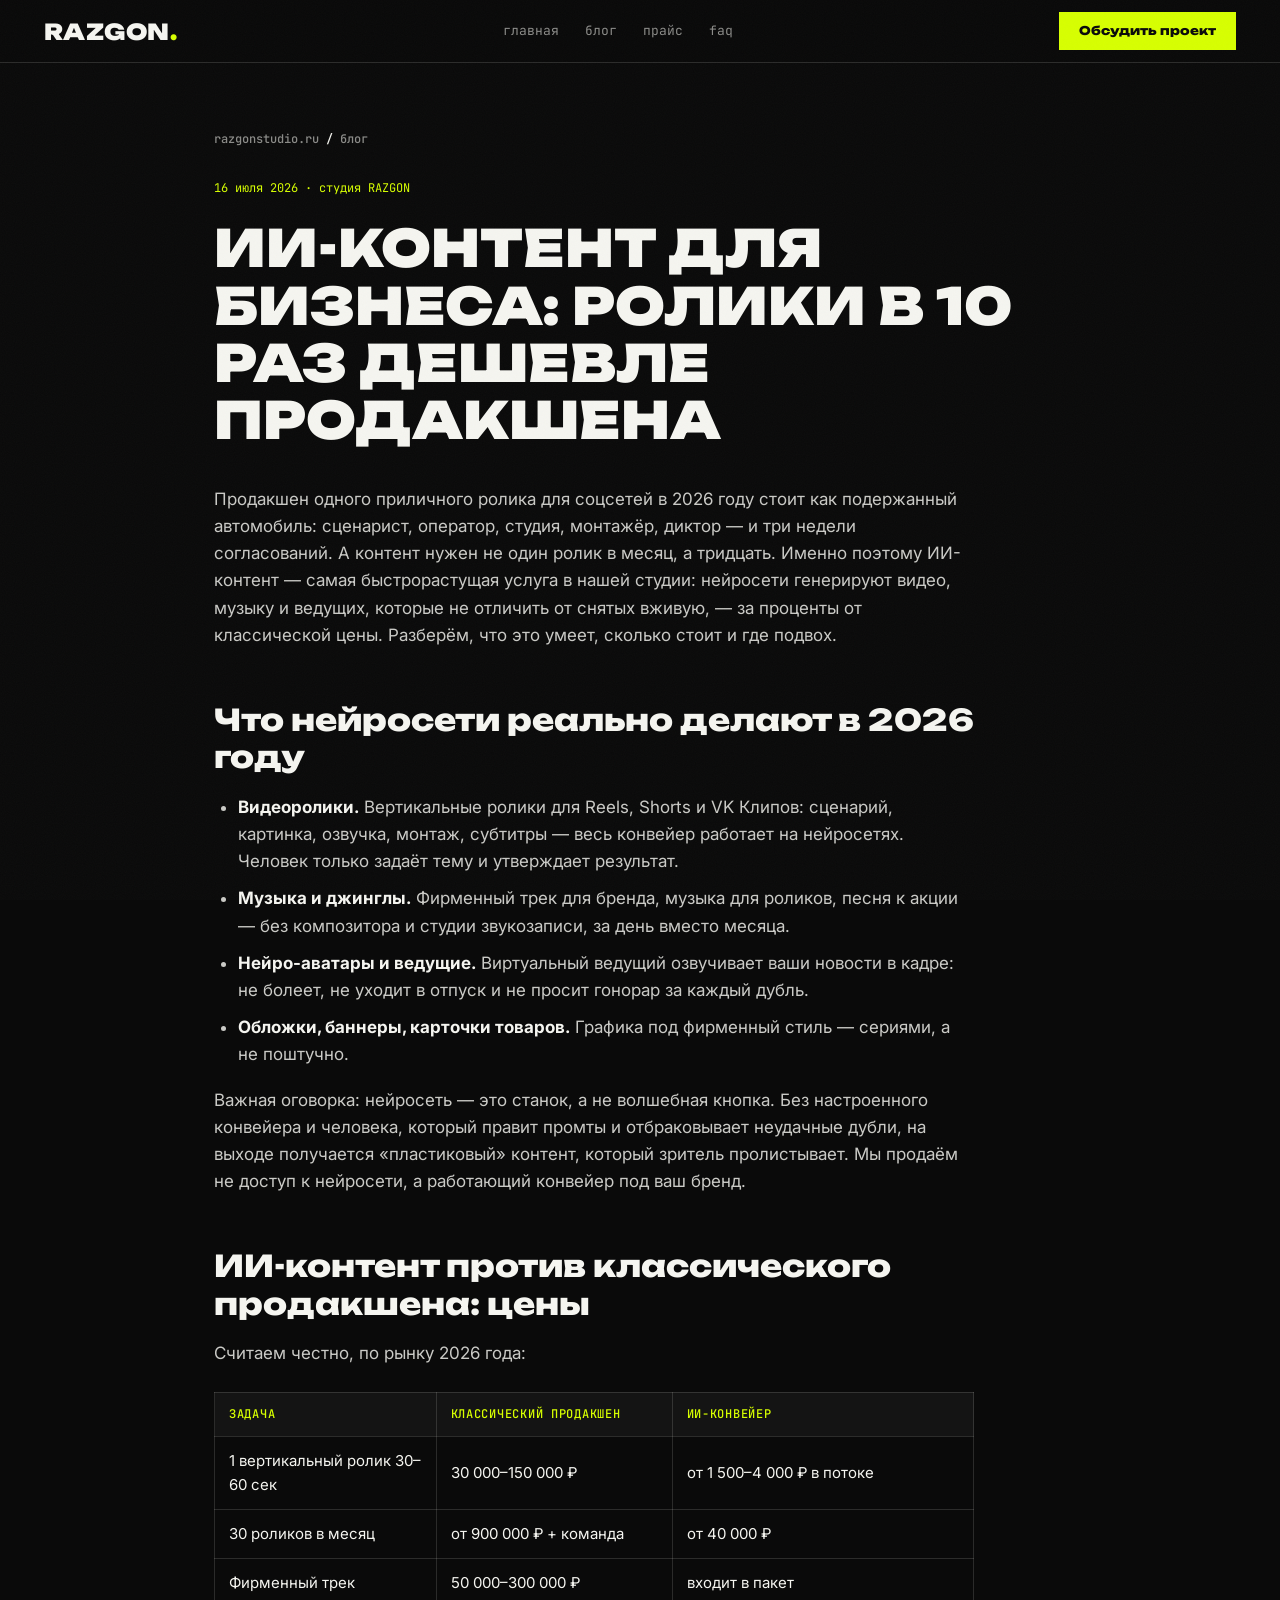
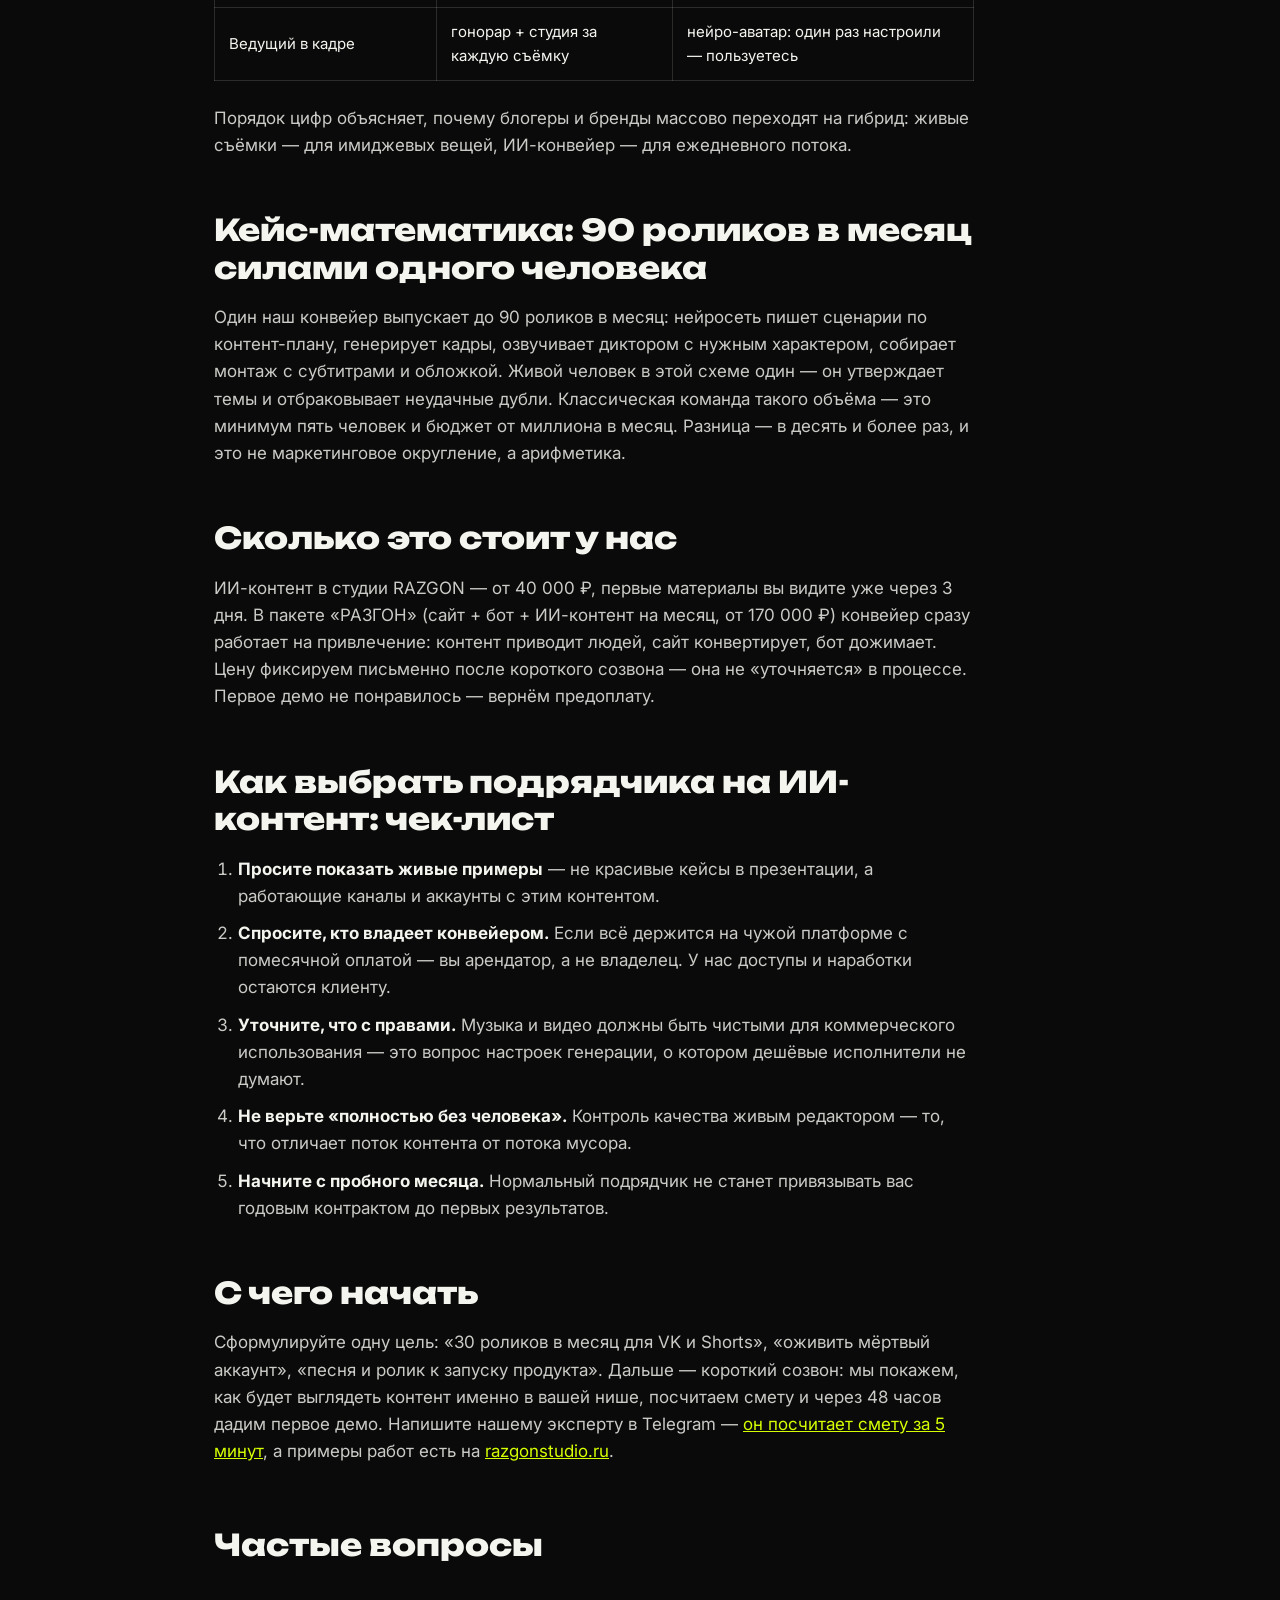
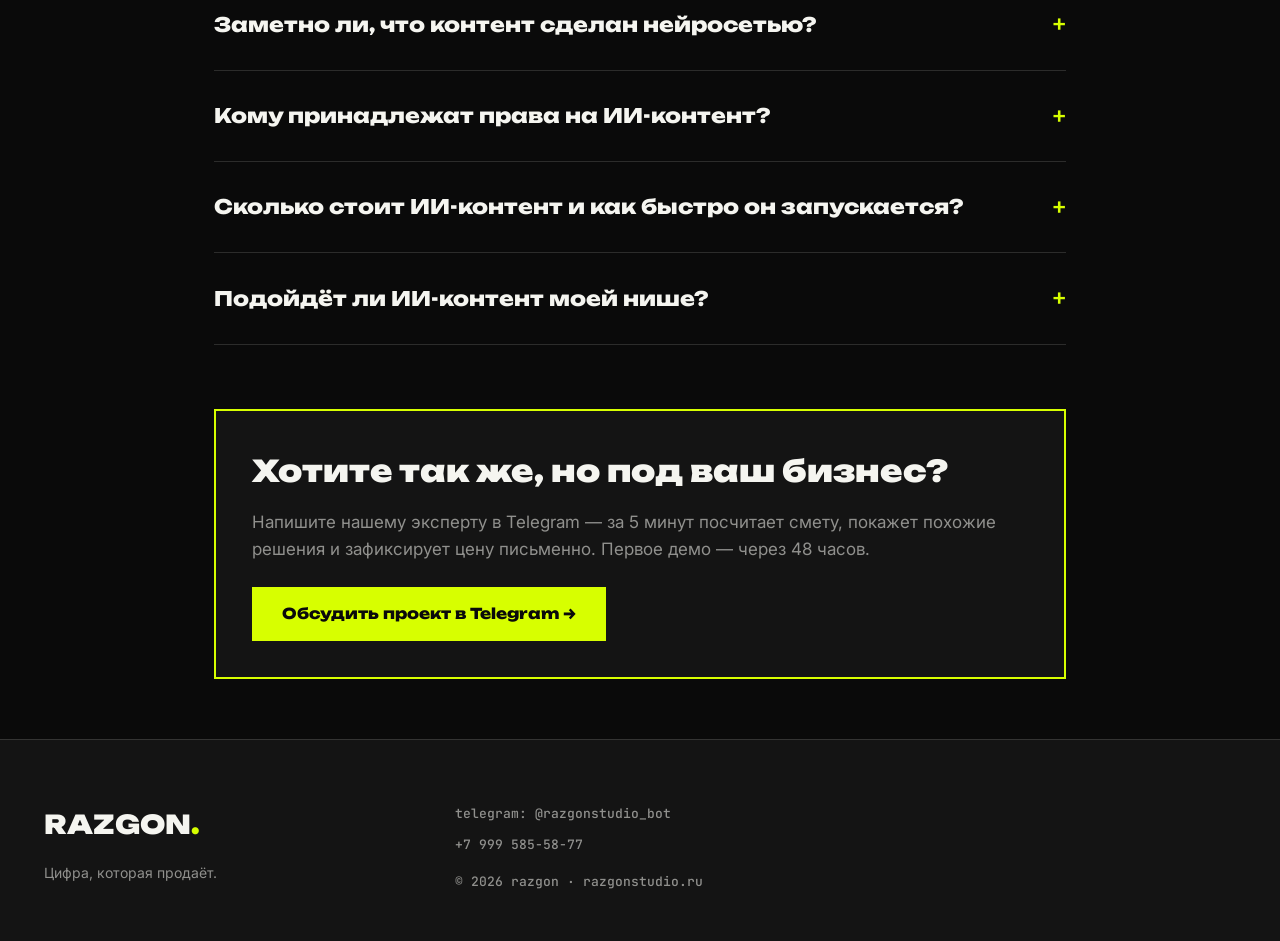
<file: blog/ii-kontent-dlya-biznesa.html>
<!DOCTYPE html>
<html lang="ru">
<head>
  <meta charset="UTF-8">
  <meta name="viewport" content="width=device-width, initial-scale=1.0">
  <title>ИИ-контент для бизнеса: ролики в 10 раз дешевле продакшена — блог RAZGON</title>
  <meta name="description" content="Что нейросети реально делают для соцсетей в 2026: видео, музыка, аватары. Сравниваем цены с классическим продакшеном и показываем, с чего начать.">
  <meta property="og:title" content="ИИ-контент для бизнеса: ролики в 10 раз дешевле продакшена — блог RAZGON">
  <meta property="og:description" content="Что нейросети реально делают для соцсетей в 2026: видео, музыка, аватары. Сравниваем цены с классическим продакшеном и показываем, с чего начать.">
  <meta property="og:type" content="article">
  <meta property="og:url" content="https://razgonstudio.ru/blog/ii-kontent-dlya-biznesa.html">
  <meta property="og:image" content="https://razgonstudio.ru/assets/og.jpg">
  <meta property="og:locale" content="ru_RU">
  <meta name="twitter:card" content="summary_large_image">
  <link rel="canonical" href="https://razgonstudio.ru/blog/ii-kontent-dlya-biznesa.html">
  <link rel="icon" href="data:image/svg+xml,%3Csvg xmlns='http://www.w3.org/2000/svg' viewBox='0 0 64 64'%3E%3Crect width='64' height='64' fill='%23D7FF00'/%3E%3Ctext x='32' y='46' font-family='Arial Black,sans-serif' font-size='40' font-weight='900' text-anchor='middle' fill='%230A0A0A'%3ER%3C/text%3E%3C/svg%3E">
  <link rel="preconnect" href="https://fonts.googleapis.com">
  <link rel="preconnect" href="https://fonts.gstatic.com" crossorigin>
  <link href="https://fonts.googleapis.com/css2?family=Unbounded:wght@500;800;900&family=Inter:wght@400;500;600&family=JetBrains+Mono:wght@400;500&display=swap" rel="stylesheet">
  <link rel="stylesheet" href="../css/style.css">
  <script type="application/ld+json">
{
 "@context": "https://schema.org",
 "@graph": [
  {
   "@type": "Article",
   "headline": "ИИ-контент для бизнеса: ролики в 10 раз дешевле продакшена",
   "description": "Что нейросети реально делают для соцсетей в 2026: видео, музыка, аватары. Сравниваем цены с классическим продакшеном и показываем, с чего начать.",
   "datePublished": "2026-07-16",
   "dateModified": "2026-07-16",
   "inLanguage": "ru-RU",
   "mainEntityOfPage": "https://razgonstudio.ru/blog/ii-kontent-dlya-biznesa.html",
   "image": "https://razgonstudio.ru/assets/og.jpg",
   "author": {
    "@type": "Organization",
    "name": "RAZGON",
    "url": "https://razgonstudio.ru/"
   },
   "publisher": {
    "@type": "Organization",
    "name": "RAZGON"
   }
  },
  {
   "@type": "FAQPage",
   "mainEntity": [
    {
     "@type": "Question",
     "name": "Заметно ли, что контент сделан нейросетью?",
     "acceptedAnswer": {
      "@type": "Answer",
      "text": "При правильной настройке — нет: зритель оценивает пользу и динамику ролика, а не способ производства. «Пластик» получается, когда генерацию не контролирует живой редактор — у нас каждый материал проходит отбраковку."
     }
    },
    {
     "@type": "Question",
     "name": "Кому принадлежат права на ИИ-контент?",
     "acceptedAnswer": {
      "@type": "Answer",
      "text": "Вам. Мы настраиваем генерацию так, чтобы материалы были чистыми для коммерческого использования, а все доступы и наработки конвейера остаются у клиента с первого дня."
     }
    },
    {
     "@type": "Question",
     "name": "Сколько стоит ИИ-контент и как быстро он запускается?",
     "acceptedAnswer": {
      "@type": "Answer",
      "text": "От 40 000 ₽, первые материалы — через 3 дня. Точную смету фиксируем письменно после созвона, в процессе она не меняется."
     }
    },
    {
     "@type": "Question",
     "name": "Подойдёт ли ИИ-контент моей нише?",
     "acceptedAnswer": {
      "@type": "Answer",
      "text": "Работает почти везде: еда, услуги, обучение, ритейл, личные бренды. Есть ограничения в медицине и финансах (требования к достоверности) — в таких нишах усиливаем редактуру экспертом."
     }
    }
   ]
  }
 ]
}
  </script>
</head>
<body>
  <header class="header scrolled">
    <div class="header-in">
      <a class="logo" href="../" style="text-decoration:none">RAZGON<span class="logo-dot">.</span></a>
      <nav class="nav" aria-label="Основная навигация">
        <a href="../">Главная</a>
        <a href="./">Блог</a>
        <a href="../#pricing">Прайс</a>
        <a href="../#faq">FAQ</a>
      </nav>
      <a class="btn btn-small" href="https://t.me/razgonstudio_bot" target="_blank" rel="noopener">Обсудить проект</a>
    </div>
  </header>

  <main class="post">
    <div class="container container-narrow">
      <p class="breadcrumbs mono"><a href="../">razgonstudio.ru</a> / <a href="./">блог</a></p>
      <p class="post-meta">16 июля 2026 · студия RAZGON</p>
      <h1>ИИ-контент для бизнеса: ролики в 10 раз дешевле продакшена</h1>
      <div class="post-body">
<p>Продакшен одного приличного ролика для соцсетей в 2026 году стоит как подержанный автомобиль: сценарист, оператор, студия, монтажёр, диктор — и три недели согласований. А контент нужен не один ролик в месяц, а тридцать. Именно поэтому ИИ-контент — самая быстрорастущая услуга в нашей студии: нейросети генерируют видео, музыку и ведущих, которые не отличить от снятых вживую, — за проценты от классической цены. Разберём, что это умеет, сколько стоит и где подвох.</p>

<h2>Что нейросети реально делают в 2026 году</h2>
<ul>
<li><strong>Видеоролики.</strong> Вертикальные ролики для Reels, Shorts и VK Клипов: сценарий, картинка, озвучка, монтаж, субтитры — весь конвейер работает на нейросетях. Человек только задаёт тему и утверждает результат.</li>
<li><strong>Музыка и джинглы.</strong> Фирменный трек для бренда, музыка для роликов, песня к акции — без композитора и студии звукозаписи, за день вместо месяца.</li>
<li><strong>Нейро-аватары и ведущие.</strong> Виртуальный ведущий озвучивает ваши новости в кадре: не болеет, не уходит в отпуск и не просит гонорар за каждый дубль.</li>
<li><strong>Обложки, баннеры, карточки товаров.</strong> Графика под фирменный стиль — сериями, а не поштучно.</li>
</ul>
<p>Важная оговорка: нейросеть — это станок, а не волшебная кнопка. Без настроенного конвейера и человека, который правит промты и отбраковывает неудачные дубли, на выходе получается «пластиковый» контент, который зритель пролистывает. Мы продаём не доступ к нейросети, а работающий конвейер под ваш бренд.</p>

<h2>ИИ-контент против классического продакшена: цены</h2>
<p>Считаем честно, по рынку 2026 года:</p>
<table>
<thead>
<tr><th>Задача</th><th>Классический продакшен</th><th>ИИ-конвейер</th></tr>
</thead>
<tbody>
<tr><td>1 вертикальный ролик 30–60 сек</td><td>30 000–150 000 ₽</td><td>от 1 500–4 000 ₽ в потоке</td></tr>
<tr><td>30 роликов в месяц</td><td>от 900 000 ₽ + команда</td><td>от 40 000 ₽</td></tr>
<tr><td>Фирменный трек</td><td>50 000–300 000 ₽</td><td>входит в пакет</td></tr>
<tr><td>Ведущий в кадре</td><td>гонорар + студия за каждую съёмку</td><td>нейро-аватар: один раз настроили — пользуетесь</td></tr>
</tbody>
</table>
<p>Порядок цифр объясняет, почему блогеры и бренды массово переходят на гибрид: живые съёмки — для имиджевых вещей, ИИ-конвейер — для ежедневного потока.</p>

<h2>Кейс-математика: 90 роликов в месяц силами одного человека</h2>
<p>Один наш конвейер выпускает до 90 роликов в месяц: нейросеть пишет сценарии по контент-плану, генерирует кадры, озвучивает диктором с нужным характером, собирает монтаж с субтитрами и обложкой. Живой человек в этой схеме один — он утверждает темы и отбраковывает неудачные дубли. Классическая команда такого объёма — это минимум пять человек и бюджет от миллиона в месяц. Разница — в десять и более раз, и это не маркетинговое округление, а арифметика.</p>

<h2>Сколько это стоит у нас</h2>
<p>ИИ-контент в студии RAZGON — от 40 000 ₽, первые материалы вы видите уже через 3 дня. В пакете «РАЗГОН» (сайт + бот + ИИ-контент на месяц, от 170 000 ₽) конвейер сразу работает на привлечение: контент приводит людей, сайт конвертирует, бот дожимает. Цену фиксируем письменно после короткого созвона — она не «уточняется» в процессе. Первое демо не понравилось — вернём предоплату.</p>

<h2>Как выбрать подрядчика на ИИ-контент: чек-лист</h2>
<ol>
<li><strong>Просите показать живые примеры</strong> — не красивые кейсы в презентации, а работающие каналы и аккаунты с этим контентом.</li>
<li><strong>Спросите, кто владеет конвейером.</strong> Если всё держится на чужой платформе с помесячной оплатой — вы арендатор, а не владелец. У нас доступы и наработки остаются клиенту.</li>
<li><strong>Уточните, что с правами.</strong> Музыка и видео должны быть чистыми для коммерческого использования — это вопрос настроек генерации, о котором дешёвые исполнители не думают.</li>
<li><strong>Не верьте «полностью без человека».</strong> Контроль качества живым редактором — то, что отличает поток контента от потока мусора.</li>
<li><strong>Начните с пробного месяца.</strong> Нормальный подрядчик не станет привязывать вас годовым контрактом до первых результатов.</li>
</ol>

<h2>С чего начать</h2>
<p>Сформулируйте одну цель: «30 роликов в месяц для VK и Shorts», «оживить мёртвый аккаунт», «песня и ролик к запуску продукта». Дальше — короткий созвон: мы покажем, как будет выглядеть контент именно в вашей нише, посчитаем смету и через 48 часов дадим первое демо. Напишите нашему эксперту в Telegram — <a href="https://t.me/razgonstudio_bot">он посчитает смету за 5 минут</a>, а примеры работ есть на <a href="https://razgonstudio.ru/">razgonstudio.ru</a>.</p>
      </div>

      <section class="post-faq">
        <h2>Частые вопросы</h2>
        <div class="faq-list">
          <details class="faq-item">
            <summary>Заметно ли, что контент сделан нейросетью?<span class="faq-marker mono" aria-hidden="true">+</span></summary>
            <p>При правильной настройке — нет: зритель оценивает пользу и динамику ролика, а не способ производства. «Пластик» получается, когда генерацию не контролирует живой редактор — у нас каждый материал проходит отбраковку.</p>
          </details>
          <details class="faq-item">
            <summary>Кому принадлежат права на ИИ-контент?<span class="faq-marker mono" aria-hidden="true">+</span></summary>
            <p>Вам. Мы настраиваем генерацию так, чтобы материалы были чистыми для коммерческого использования, а все доступы и наработки конвейера остаются у клиента с первого дня.</p>
          </details>
          <details class="faq-item">
            <summary>Сколько стоит ИИ-контент и как быстро он запускается?<span class="faq-marker mono" aria-hidden="true">+</span></summary>
            <p>От 40 000 ₽, первые материалы — через 3 дня. Точную смету фиксируем письменно после созвона, в процессе она не меняется.</p>
          </details>
          <details class="faq-item">
            <summary>Подойдёт ли ИИ-контент моей нише?<span class="faq-marker mono" aria-hidden="true">+</span></summary>
            <p>Работает почти везде: еда, услуги, обучение, ритейл, личные бренды. Есть ограничения в медицине и финансах (требования к достоверности) — в таких нишах усиливаем редактуру экспертом.</p>
          </details>
        </div>
      </section>

      <div class="post-cta">
        <h2>Хотите так же, но под ваш бизнес?</h2>
        <p>Напишите нашему эксперту в Telegram — за 5 минут посчитает смету, покажет похожие решения и зафиксирует цену письменно. Первое демо — через 48 часов.</p>
        <a class="btn" href="https://t.me/razgonstudio_bot" target="_blank" rel="noopener">Обсудить проект в Telegram →</a>
      </div>

    </div>
  </main>

  <footer class="footer">
    <div class="container footer-in">
      <div class="footer-col">
        <p class="footer-logo">RAZGON<span class="logo-dot">.</span></p>
        <p class="footer-tag">Цифра, которая продаёт.</p>
      </div>
      <div class="footer-col mono">
        <a href="https://t.me/razgonstudio_bot" target="_blank" rel="noopener">telegram: @razgonstudio_bot</a>
        <a href="tel:+79995855877">+7 999 585-58-77</a>
        <p>© 2026 razgon · <a href="../">razgonstudio.ru</a></p>
      </div>
      <div class="footer-col"></div>
    </div>
  </footer>
</body>
</html>
</file>
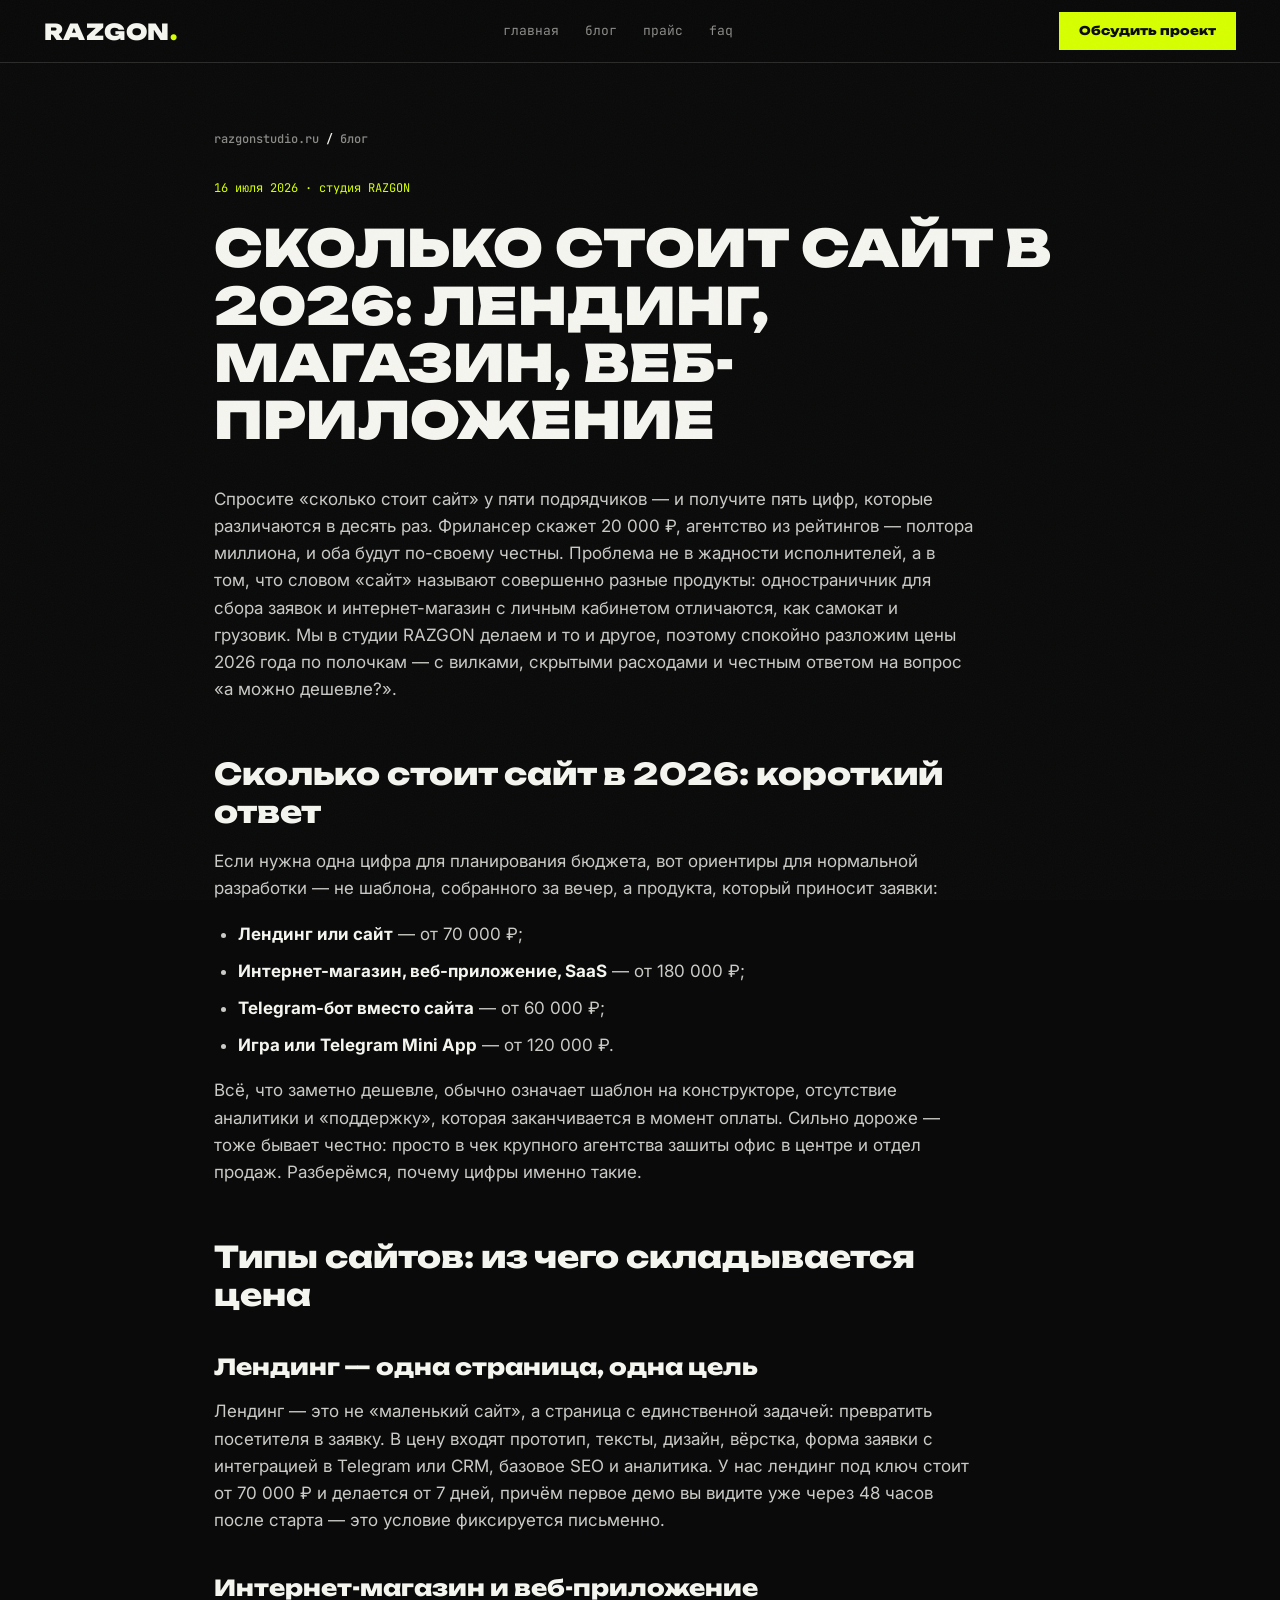
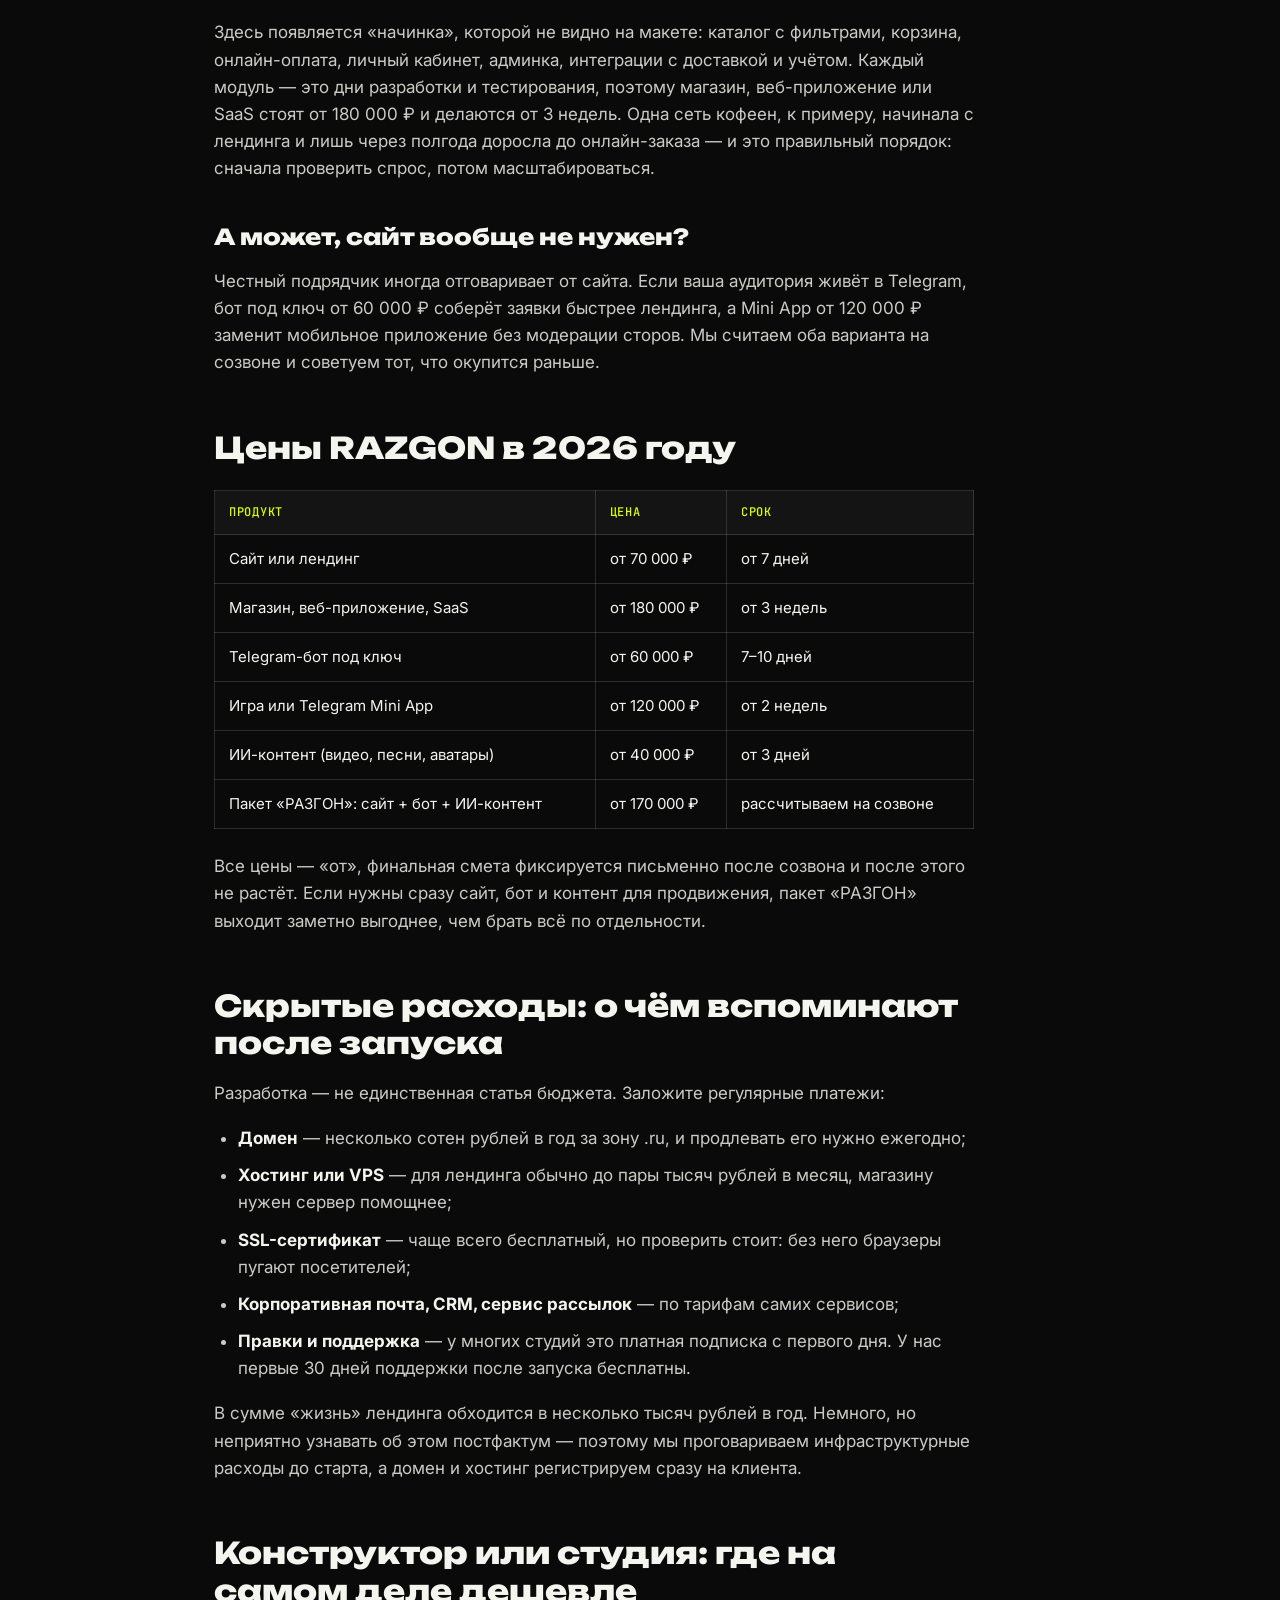
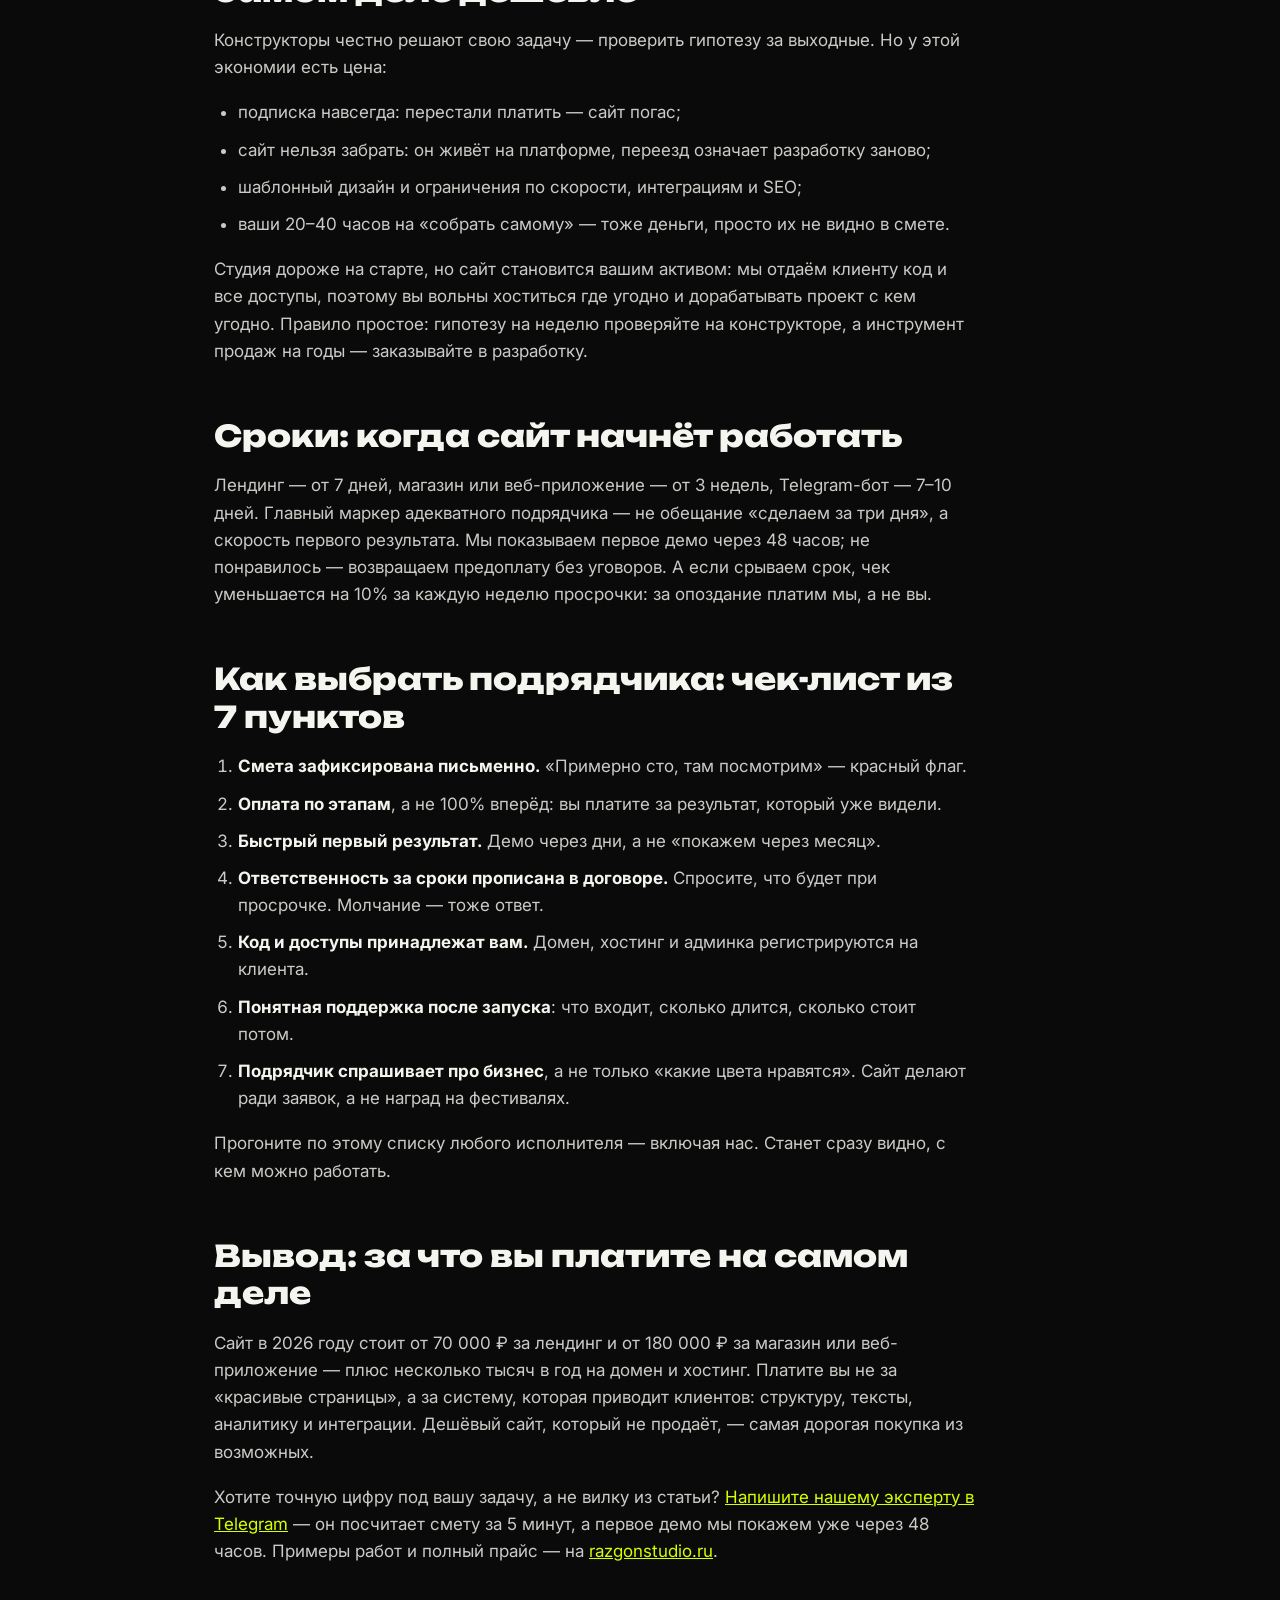
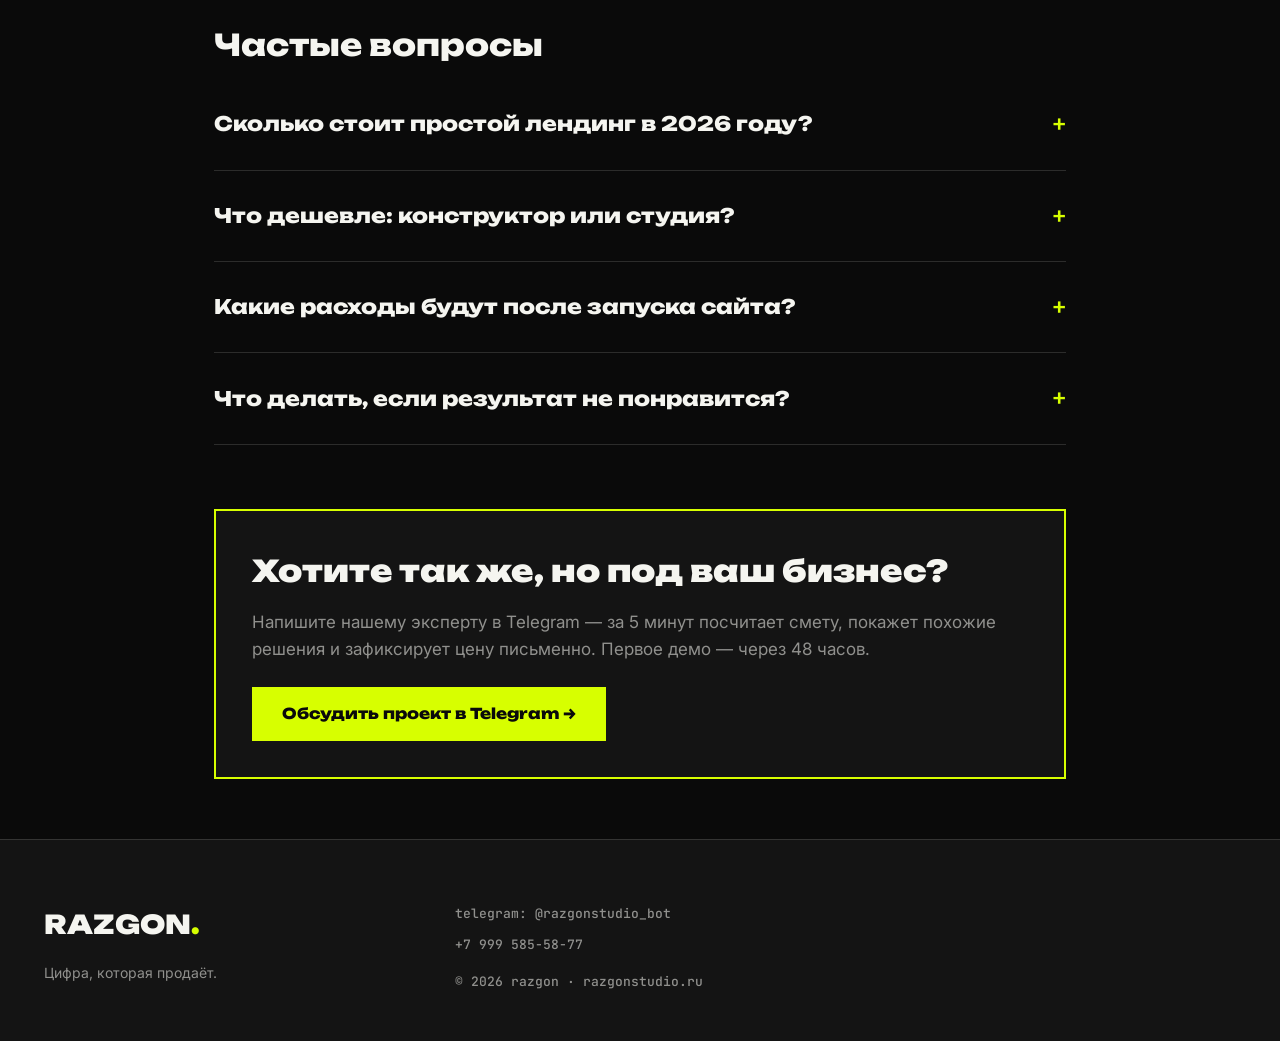
<file: blog/skolko-stoit-sait-2026.html>
<!DOCTYPE html>
<html lang="ru">
<head>
  <meta charset="UTF-8">
  <meta name="viewport" content="width=device-width, initial-scale=1.0">
  <title>Сколько стоит сайт в 2026: лендинг, магазин, веб-приложение — блог RAZGON</title>
  <meta name="description" content="Разбираем, сколько стоит сайт в 2026 году: лендинг от 70 000 ₽, магазин и веб-приложение от 180 000 ₽. Скрытые расходы, сроки и чек-лист выбора подрядчика.">
  <meta property="og:title" content="Сколько стоит сайт в 2026: лендинг, магазин, веб-приложение — блог RAZGON">
  <meta property="og:description" content="Разбираем, сколько стоит сайт в 2026 году: лендинг от 70 000 ₽, магазин и веб-приложение от 180 000 ₽. Скрытые расходы, сроки и чек-лист выбора подрядчика.">
  <meta property="og:type" content="article">
  <meta property="og:url" content="https://razgonstudio.ru/blog/skolko-stoit-sait-2026.html">
  <meta property="og:image" content="https://razgonstudio.ru/assets/og.jpg">
  <meta property="og:locale" content="ru_RU">
  <meta name="twitter:card" content="summary_large_image">
  <link rel="canonical" href="https://razgonstudio.ru/blog/skolko-stoit-sait-2026.html">
  <link rel="icon" href="data:image/svg+xml,%3Csvg xmlns='http://www.w3.org/2000/svg' viewBox='0 0 64 64'%3E%3Crect width='64' height='64' fill='%23D7FF00'/%3E%3Ctext x='32' y='46' font-family='Arial Black,sans-serif' font-size='40' font-weight='900' text-anchor='middle' fill='%230A0A0A'%3ER%3C/text%3E%3C/svg%3E">
  <link rel="preconnect" href="https://fonts.googleapis.com">
  <link rel="preconnect" href="https://fonts.gstatic.com" crossorigin>
  <link href="https://fonts.googleapis.com/css2?family=Unbounded:wght@500;800;900&family=Inter:wght@400;500;600&family=JetBrains+Mono:wght@400;500&display=swap" rel="stylesheet">
  <link rel="stylesheet" href="../css/style.css">
  <script type="application/ld+json">
{
 "@context": "https://schema.org",
 "@graph": [
  {
   "@type": "Article",
   "headline": "Сколько стоит сайт в 2026: лендинг, магазин, веб-приложение",
   "description": "Разбираем, сколько стоит сайт в 2026 году: лендинг от 70 000 ₽, магазин и веб-приложение от 180 000 ₽. Скрытые расходы, сроки и чек-лист выбора подрядчика.",
   "datePublished": "2026-07-16",
   "dateModified": "2026-07-16",
   "inLanguage": "ru-RU",
   "mainEntityOfPage": "https://razgonstudio.ru/blog/skolko-stoit-sait-2026.html",
   "image": "https://razgonstudio.ru/assets/og.jpg",
   "author": {
    "@type": "Organization",
    "name": "RAZGON",
    "url": "https://razgonstudio.ru/"
   },
   "publisher": {
    "@type": "Organization",
    "name": "RAZGON"
   }
  },
  {
   "@type": "FAQPage",
   "mainEntity": [
    {
     "@type": "Question",
     "name": "Сколько стоит простой лендинг в 2026 году?",
     "acceptedAnswer": {
      "@type": "Answer",
      "text": "Полноценный лендинг под ключ — от 70 000 ₽: прототип, тексты, дизайн, вёрстка, форма заявки и аналитика. Срок — от 7 дней, первое демо в RAZGON вы видите уже через 48 часов."
     }
    },
    {
     "@type": "Question",
     "name": "Что дешевле: конструктор или студия?",
     "acceptedAnswer": {
      "@type": "Answer",
      "text": "На старте — конструктор, но вы платите подписку постоянно и не владеете сайтом: перестали платить — сайт погас. Разработка в студии дороже, зато код и доступы остаются у вас, и сайт становится активом бизнеса."
     }
    },
    {
     "@type": "Question",
     "name": "Какие расходы будут после запуска сайта?",
     "acceptedAnswer": {
      "@type": "Answer",
      "text": "Домен (несколько сотен рублей в год), хостинг (обычно до пары тысяч рублей в месяц) и поддержка. В RAZGON первые 30 дней поддержки после запуска бесплатны, а домен и хостинг регистрируются на клиента."
     }
    },
    {
     "@type": "Question",
     "name": "Что делать, если результат не понравится?",
     "acceptedAnswer": {
      "@type": "Answer",
      "text": "Работать по договору с оплатой по этапам. Мы показываем первое демо через 48 часов: если оно не нравится — возвращаем предоплату, а за каждую неделю просрочки снижаем чек на 10% за свой счёт."
     }
    }
   ]
  }
 ]
}
  </script>
</head>
<body>
  <header class="header scrolled">
    <div class="header-in">
      <a class="logo" href="../" style="text-decoration:none">RAZGON<span class="logo-dot">.</span></a>
      <nav class="nav" aria-label="Основная навигация">
        <a href="../">Главная</a>
        <a href="./">Блог</a>
        <a href="../#pricing">Прайс</a>
        <a href="../#faq">FAQ</a>
      </nav>
      <a class="btn btn-small" href="https://t.me/razgonstudio_bot" target="_blank" rel="noopener">Обсудить проект</a>
    </div>
  </header>

  <main class="post">
    <div class="container container-narrow">
      <p class="breadcrumbs mono"><a href="../">razgonstudio.ru</a> / <a href="./">блог</a></p>
      <p class="post-meta">16 июля 2026 · студия RAZGON</p>
      <h1>Сколько стоит сайт в 2026: лендинг, магазин, веб-приложение</h1>
      <div class="post-body">
<p>Спросите «сколько стоит сайт» у пяти подрядчиков — и получите пять цифр, которые различаются в десять раз. Фрилансер скажет 20 000 ₽, агентство из рейтингов — полтора миллиона, и оба будут по-своему честны. Проблема не в жадности исполнителей, а в том, что словом «сайт» называют совершенно разные продукты: одностраничник для сбора заявок и интернет-магазин с личным кабинетом отличаются, как самокат и грузовик. Мы в студии RAZGON делаем и то и другое, поэтому спокойно разложим цены 2026 года по полочкам — с вилками, скрытыми расходами и честным ответом на вопрос «а можно дешевле?».</p>

<h2>Сколько стоит сайт в 2026: короткий ответ</h2>
<p>Если нужна одна цифра для планирования бюджета, вот ориентиры для нормальной разработки — не шаблона, собранного за вечер, а продукта, который приносит заявки:</p>
<ul>
<li><strong>Лендинг или сайт</strong> — от 70 000 ₽;</li>
<li><strong>Интернет-магазин, веб-приложение, SaaS</strong> — от 180 000 ₽;</li>
<li><strong>Telegram-бот вместо сайта</strong> — от 60 000 ₽;</li>
<li><strong>Игра или Telegram Mini App</strong> — от 120 000 ₽.</li>
</ul>
<p>Всё, что заметно дешевле, обычно означает шаблон на конструкторе, отсутствие аналитики и «поддержку», которая заканчивается в момент оплаты. Сильно дороже — тоже бывает честно: просто в чек крупного агентства зашиты офис в центре и отдел продаж. Разберёмся, почему цифры именно такие.</p>

<h2>Типы сайтов: из чего складывается цена</h2>

<h3>Лендинг — одна страница, одна цель</h3>
<p>Лендинг — это не «маленький сайт», а страница с единственной задачей: превратить посетителя в заявку. В цену входят прототип, тексты, дизайн, вёрстка, форма заявки с интеграцией в Telegram или CRM, базовое SEO и аналитика. У нас лендинг под ключ стоит от 70 000 ₽ и делается от 7 дней, причём первое демо вы видите уже через 48 часов после старта — это условие фиксируется письменно.</p>

<h3>Интернет-магазин и веб-приложение</h3>
<p>Здесь появляется «начинка», которой не видно на макете: каталог с фильтрами, корзина, онлайн-оплата, личный кабинет, админка, интеграции с доставкой и учётом. Каждый модуль — это дни разработки и тестирования, поэтому магазин, веб-приложение или SaaS стоят от 180 000 ₽ и делаются от 3 недель. Одна сеть кофеен, к примеру, начинала с лендинга и лишь через полгода доросла до онлайн-заказа — и это правильный порядок: сначала проверить спрос, потом масштабироваться.</p>

<h3>А может, сайт вообще не нужен?</h3>
<p>Честный подрядчик иногда отговаривает от сайта. Если ваша аудитория живёт в Telegram, бот под ключ от 60 000 ₽ соберёт заявки быстрее лендинга, а Mini App от 120 000 ₽ заменит мобильное приложение без модерации сторов. Мы считаем оба варианта на созвоне и советуем тот, что окупится раньше.</p>

<h2>Цены RAZGON в 2026 году</h2>
<table>
<thead>
<tr><th>Продукт</th><th>Цена</th><th>Срок</th></tr>
</thead>
<tbody>
<tr><td>Сайт или лендинг</td><td>от 70 000 ₽</td><td>от 7 дней</td></tr>
<tr><td>Магазин, веб-приложение, SaaS</td><td>от 180 000 ₽</td><td>от 3 недель</td></tr>
<tr><td>Telegram-бот под ключ</td><td>от 60 000 ₽</td><td>7–10 дней</td></tr>
<tr><td>Игра или Telegram Mini App</td><td>от 120 000 ₽</td><td>от 2 недель</td></tr>
<tr><td>ИИ-контент (видео, песни, аватары)</td><td>от 40 000 ₽</td><td>от 3 дней</td></tr>
<tr><td>Пакет «РАЗГОН»: сайт + бот + ИИ-контент</td><td>от 170 000 ₽</td><td>рассчитываем на созвоне</td></tr>
</tbody>
</table>
<p>Все цены — «от», финальная смета фиксируется письменно после созвона и после этого не растёт. Если нужны сразу сайт, бот и контент для продвижения, пакет «РАЗГОН» выходит заметно выгоднее, чем брать всё по отдельности.</p>

<h2>Скрытые расходы: о чём вспоминают после запуска</h2>
<p>Разработка — не единственная статья бюджета. Заложите регулярные платежи:</p>
<ul>
<li><strong>Домен</strong> — несколько сотен рублей в год за зону .ru, и продлевать его нужно ежегодно;</li>
<li><strong>Хостинг или VPS</strong> — для лендинга обычно до пары тысяч рублей в месяц, магазину нужен сервер помощнее;</li>
<li><strong>SSL-сертификат</strong> — чаще всего бесплатный, но проверить стоит: без него браузеры пугают посетителей;</li>
<li><strong>Корпоративная почта, CRM, сервис рассылок</strong> — по тарифам самих сервисов;</li>
<li><strong>Правки и поддержка</strong> — у многих студий это платная подписка с первого дня. У нас первые 30 дней поддержки после запуска бесплатны.</li>
</ul>
<p>В сумме «жизнь» лендинга обходится в несколько тысяч рублей в год. Немного, но неприятно узнавать об этом постфактум — поэтому мы проговариваем инфраструктурные расходы до старта, а домен и хостинг регистрируем сразу на клиента.</p>

<h2>Конструктор или студия: где на самом деле дешевле</h2>
<p>Конструкторы честно решают свою задачу — проверить гипотезу за выходные. Но у этой экономии есть цена:</p>
<ul>
<li>подписка навсегда: перестали платить — сайт погас;</li>
<li>сайт нельзя забрать: он живёт на платформе, переезд означает разработку заново;</li>
<li>шаблонный дизайн и ограничения по скорости, интеграциям и SEO;</li>
<li>ваши 20–40 часов на «собрать самому» — тоже деньги, просто их не видно в смете.</li>
</ul>
<p>Студия дороже на старте, но сайт становится вашим активом: мы отдаём клиенту код и все доступы, поэтому вы вольны хоститься где угодно и дорабатывать проект с кем угодно. Правило простое: гипотезу на неделю проверяйте на конструкторе, а инструмент продаж на годы — заказывайте в разработку.</p>

<h2>Сроки: когда сайт начнёт работать</h2>
<p>Лендинг — от 7 дней, магазин или веб-приложение — от 3 недель, Telegram-бот — 7–10 дней. Главный маркер адекватного подрядчика — не обещание «сделаем за три дня», а скорость первого результата. Мы показываем первое демо через 48 часов; не понравилось — возвращаем предоплату без уговоров. А если срываем срок, чек уменьшается на 10% за каждую неделю просрочки: за опоздание платим мы, а не вы.</p>

<h2>Как выбрать подрядчика: чек-лист из 7 пунктов</h2>
<ol>
<li><strong>Смета зафиксирована письменно.</strong> «Примерно сто, там посмотрим» — красный флаг.</li>
<li><strong>Оплата по этапам</strong>, а не 100% вперёд: вы платите за результат, который уже видели.</li>
<li><strong>Быстрый первый результат.</strong> Демо через дни, а не «покажем через месяц».</li>
<li><strong>Ответственность за сроки прописана в договоре.</strong> Спросите, что будет при просрочке. Молчание — тоже ответ.</li>
<li><strong>Код и доступы принадлежат вам.</strong> Домен, хостинг и админка регистрируются на клиента.</li>
<li><strong>Понятная поддержка после запуска</strong>: что входит, сколько длится, сколько стоит потом.</li>
<li><strong>Подрядчик спрашивает про бизнес</strong>, а не только «какие цвета нравятся». Сайт делают ради заявок, а не наград на фестивалях.</li>
</ol>
<p>Прогоните по этому списку любого исполнителя — включая нас. Станет сразу видно, с кем можно работать.</p>

<h2>Вывод: за что вы платите на самом деле</h2>
<p>Сайт в 2026 году стоит от 70 000 ₽ за лендинг и от 180 000 ₽ за магазин или веб-приложение — плюс несколько тысяч в год на домен и хостинг. Платите вы не за «красивые страницы», а за систему, которая приводит клиентов: структуру, тексты, аналитику и интеграции. Дешёвый сайт, который не продаёт, — самая дорогая покупка из возможных.</p>
<p>Хотите точную цифру под вашу задачу, а не вилку из статьи? <a href="https://t.me/razgonstudio_bot">Напишите нашему эксперту в Telegram</a> — он посчитает смету за 5 минут, а первое демо мы покажем уже через 48 часов. Примеры работ и полный прайс — на <a href="https://razgonstudio.ru/">razgonstudio.ru</a>.</p>
      </div>

      <section class="post-faq">
        <h2>Частые вопросы</h2>
        <div class="faq-list">
          <details class="faq-item">
            <summary>Сколько стоит простой лендинг в 2026 году?<span class="faq-marker mono" aria-hidden="true">+</span></summary>
            <p>Полноценный лендинг под ключ — от 70 000 ₽: прототип, тексты, дизайн, вёрстка, форма заявки и аналитика. Срок — от 7 дней, первое демо в RAZGON вы видите уже через 48 часов.</p>
          </details>
          <details class="faq-item">
            <summary>Что дешевле: конструктор или студия?<span class="faq-marker mono" aria-hidden="true">+</span></summary>
            <p>На старте — конструктор, но вы платите подписку постоянно и не владеете сайтом: перестали платить — сайт погас. Разработка в студии дороже, зато код и доступы остаются у вас, и сайт становится активом бизнеса.</p>
          </details>
          <details class="faq-item">
            <summary>Какие расходы будут после запуска сайта?<span class="faq-marker mono" aria-hidden="true">+</span></summary>
            <p>Домен (несколько сотен рублей в год), хостинг (обычно до пары тысяч рублей в месяц) и поддержка. В RAZGON первые 30 дней поддержки после запуска бесплатны, а домен и хостинг регистрируются на клиента.</p>
          </details>
          <details class="faq-item">
            <summary>Что делать, если результат не понравится?<span class="faq-marker mono" aria-hidden="true">+</span></summary>
            <p>Работать по договору с оплатой по этапам. Мы показываем первое демо через 48 часов: если оно не нравится — возвращаем предоплату, а за каждую неделю просрочки снижаем чек на 10% за свой счёт.</p>
          </details>
        </div>
      </section>

      <div class="post-cta">
        <h2>Хотите так же, но под ваш бизнес?</h2>
        <p>Напишите нашему эксперту в Telegram — за 5 минут посчитает смету, покажет похожие решения и зафиксирует цену письменно. Первое демо — через 48 часов.</p>
        <a class="btn" href="https://t.me/razgonstudio_bot" target="_blank" rel="noopener">Обсудить проект в Telegram →</a>
      </div>

    </div>
  </main>

  <footer class="footer">
    <div class="container footer-in">
      <div class="footer-col">
        <p class="footer-logo">RAZGON<span class="logo-dot">.</span></p>
        <p class="footer-tag">Цифра, которая продаёт.</p>
      </div>
      <div class="footer-col mono">
        <a href="https://t.me/razgonstudio_bot" target="_blank" rel="noopener">telegram: @razgonstudio_bot</a>
        <a href="tel:+79995855877">+7 999 585-58-77</a>
        <p>© 2026 razgon · <a href="../">razgonstudio.ru</a></p>
      </div>
      <div class="footer-col"></div>
    </div>
  </footer>
</body>
</html>
</file>
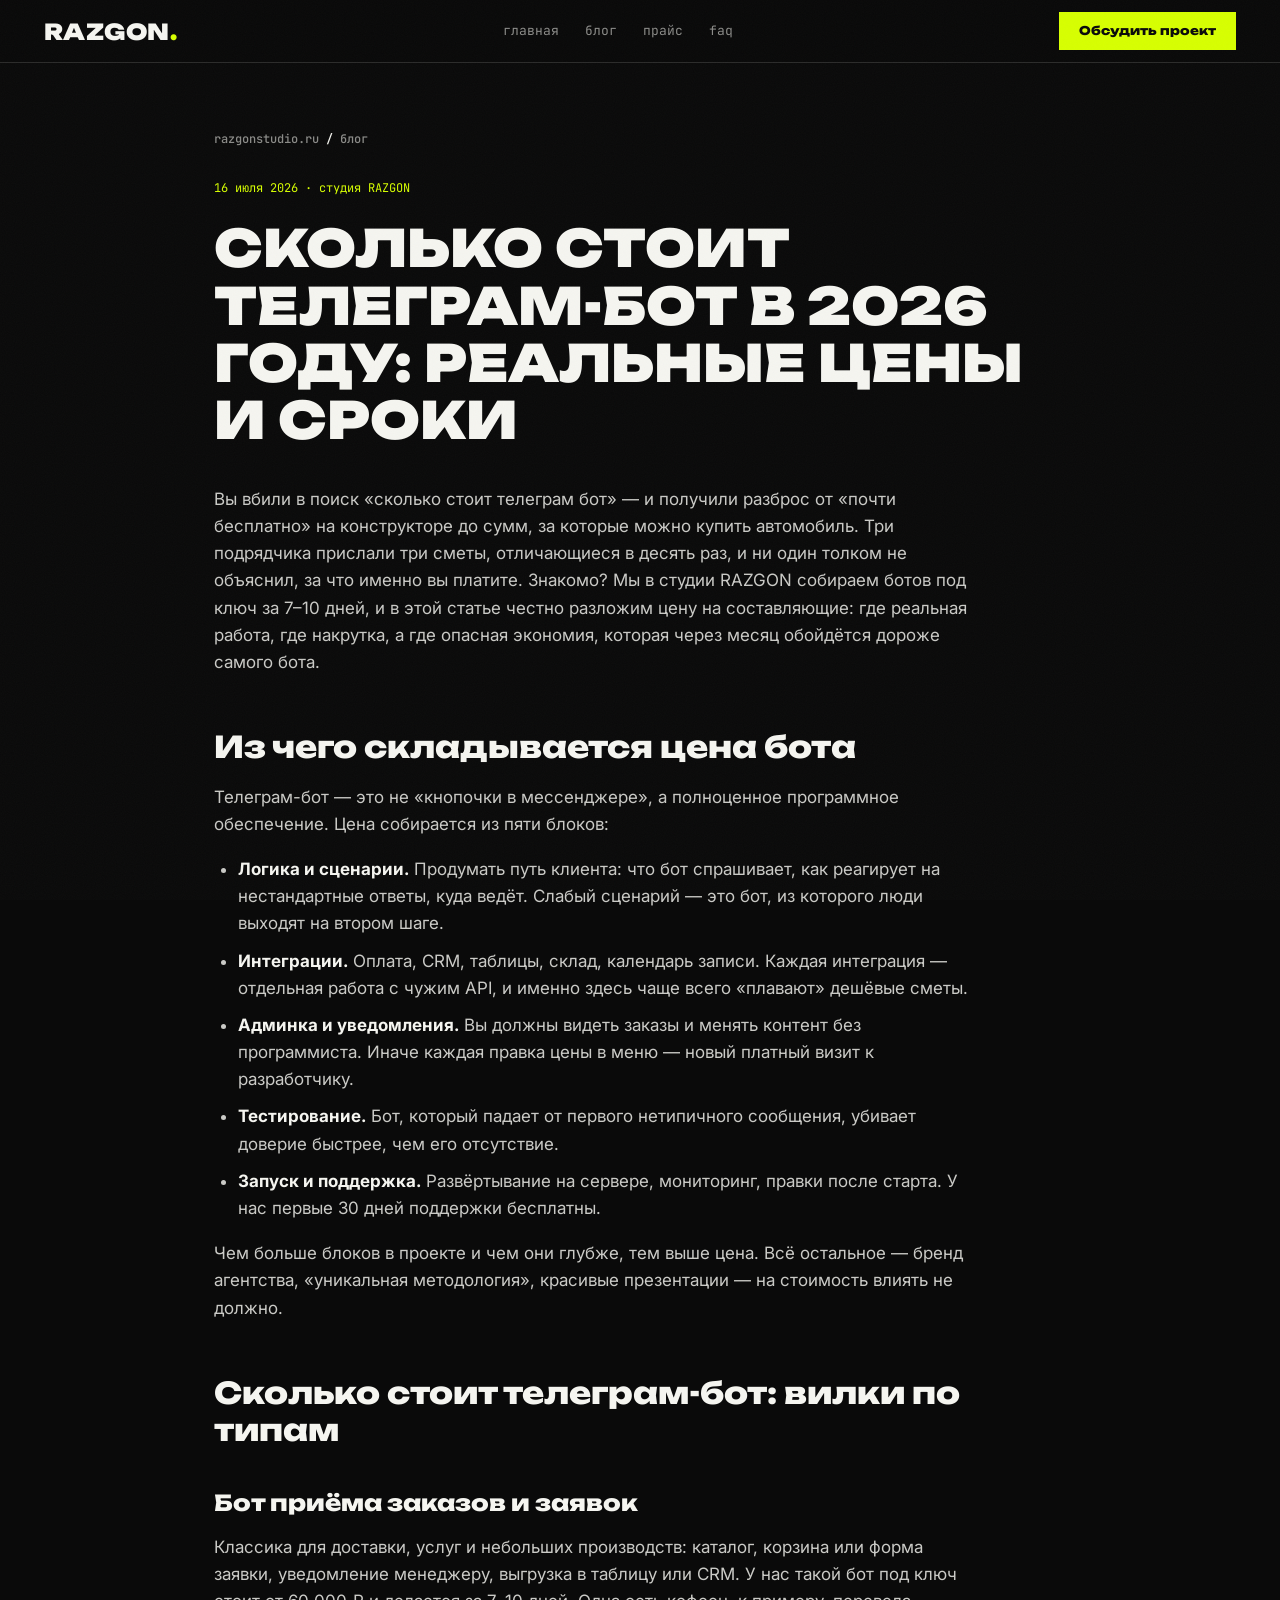
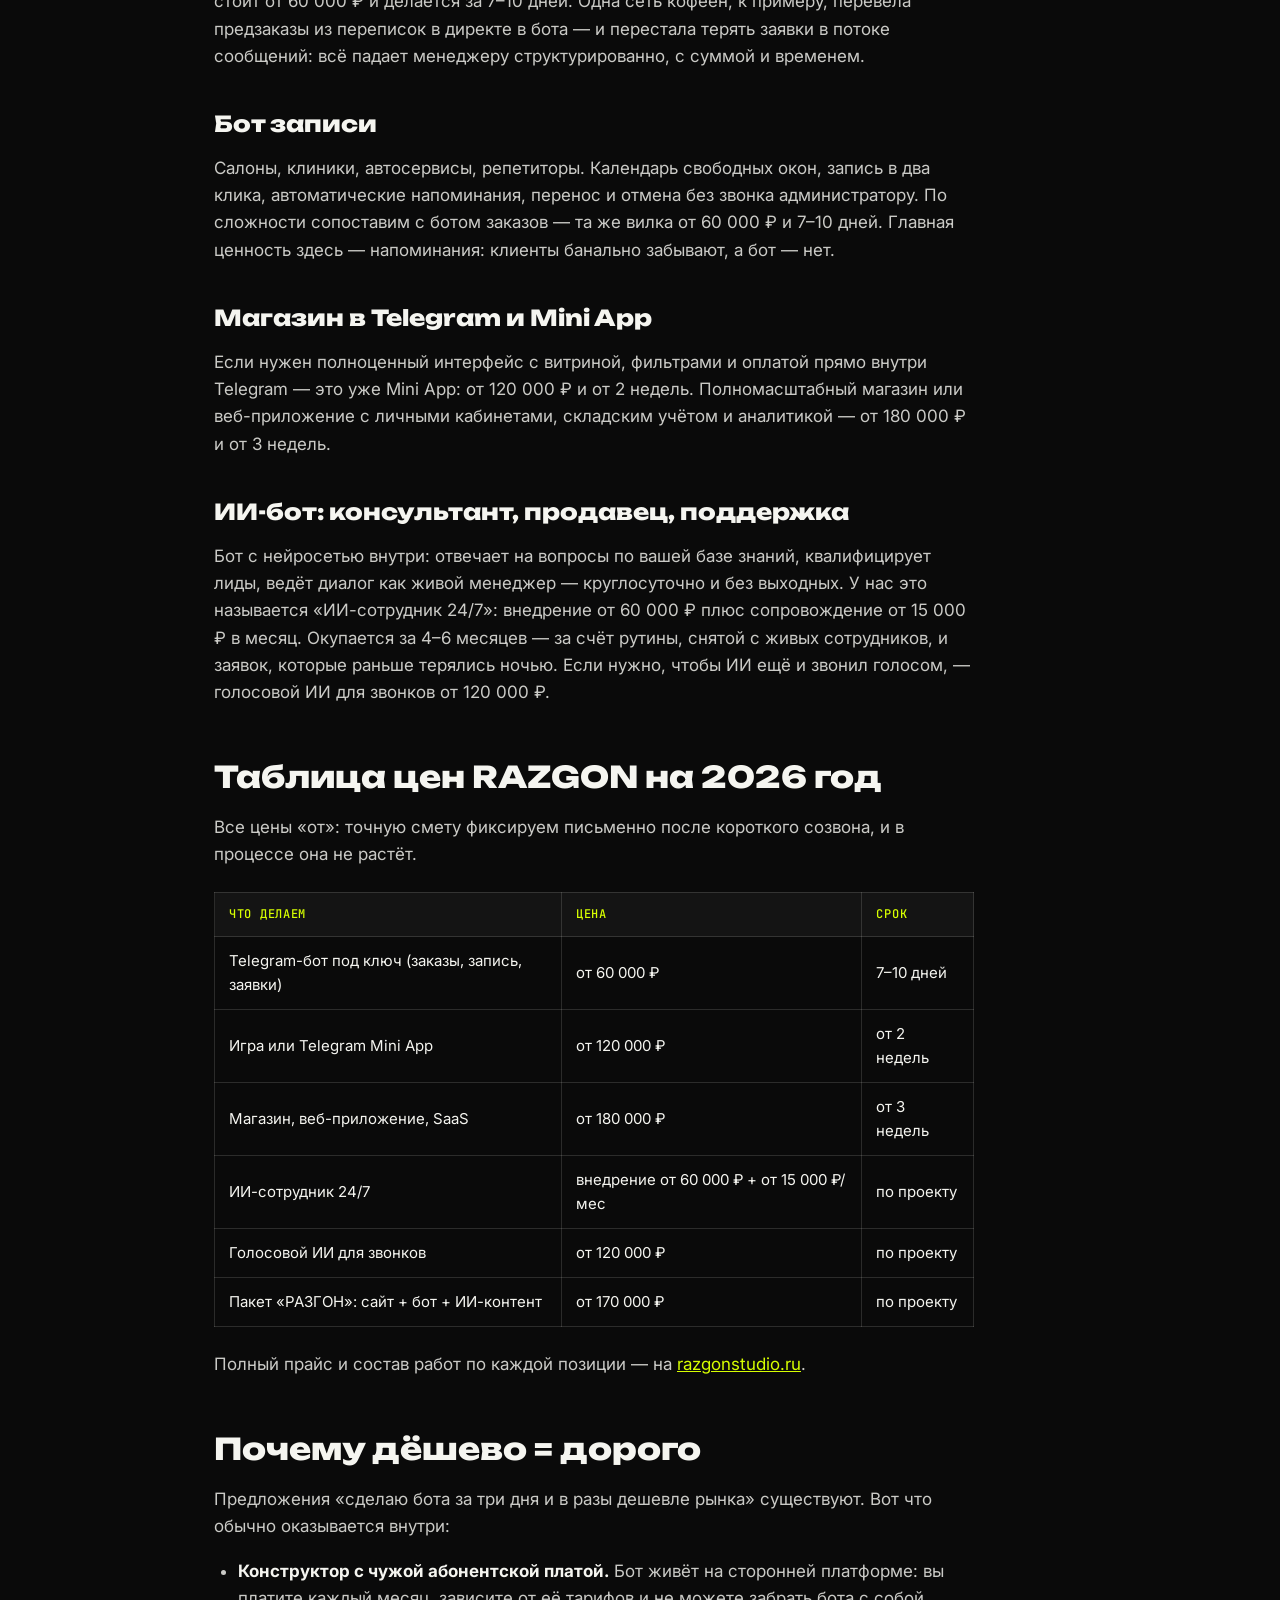
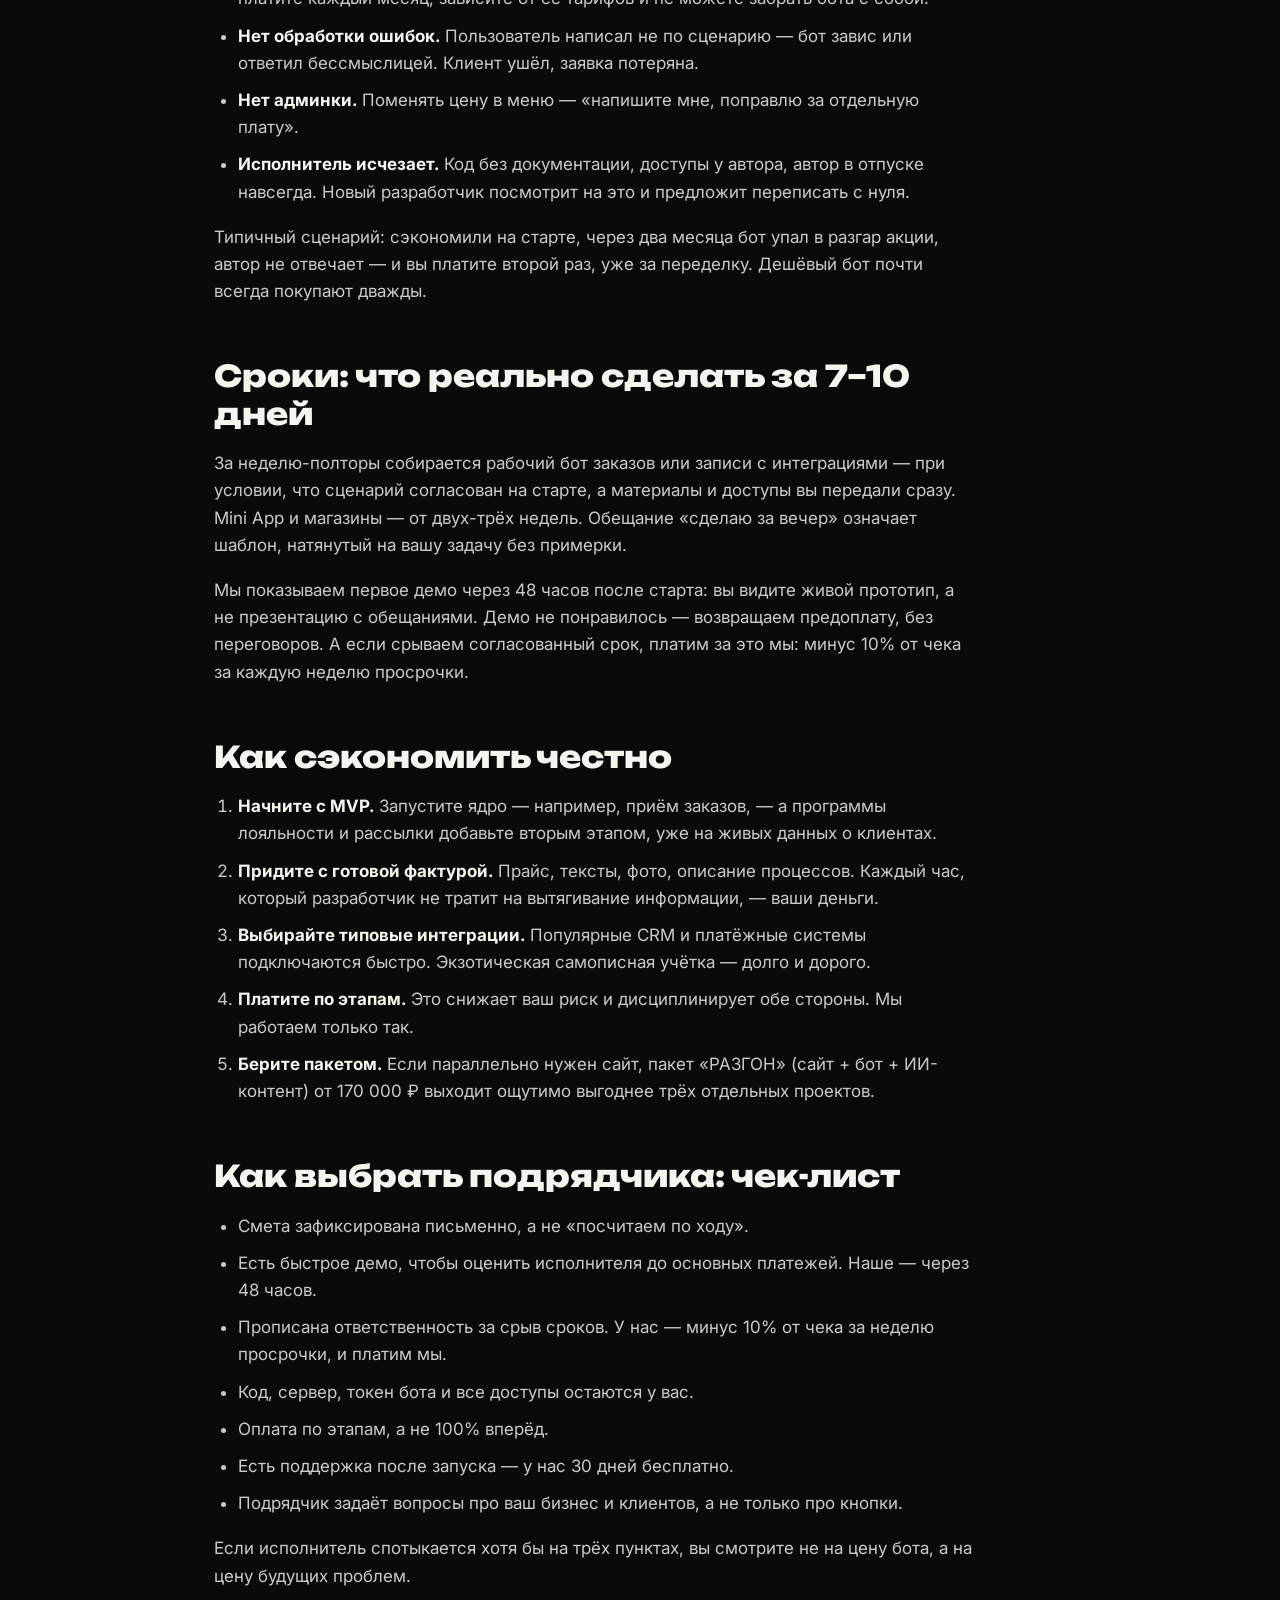
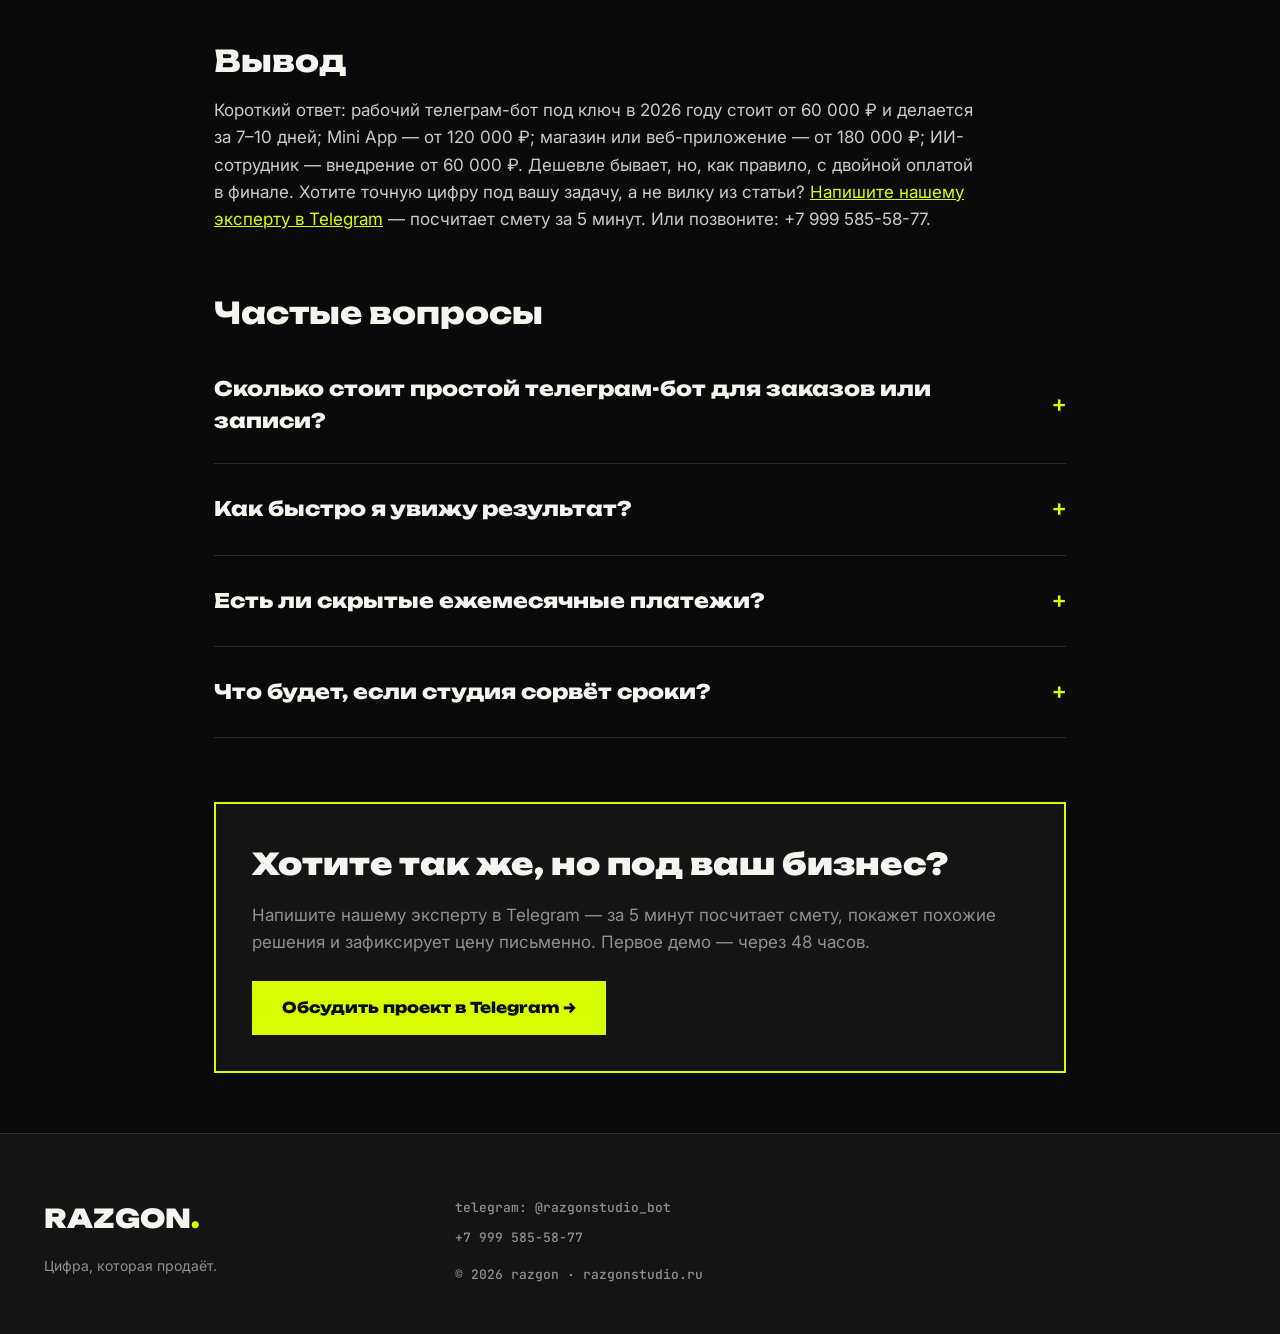
<file: blog/skolko-stoit-telegram-bot.html>
<!DOCTYPE html>
<html lang="ru">
<head>
  <meta charset="UTF-8">
  <meta name="viewport" content="width=device-width, initial-scale=1.0">
  <title>Сколько стоит телеграм-бот в 2026 году: реальные цены и сроки — блог RAZGON</title>
  <meta name="description" content="Разбираем, сколько стоит телеграм-бот в 2026 году: из чего складывается цена, вилки по типам ботов, сроки и как сэкономить без потери качества.">
  <meta property="og:title" content="Сколько стоит телеграм-бот в 2026 году: реальные цены и сроки — блог RAZGON">
  <meta property="og:description" content="Разбираем, сколько стоит телеграм-бот в 2026 году: из чего складывается цена, вилки по типам ботов, сроки и как сэкономить без потери качества.">
  <meta property="og:type" content="article">
  <meta property="og:url" content="https://razgonstudio.ru/blog/skolko-stoit-telegram-bot.html">
  <meta property="og:image" content="https://razgonstudio.ru/assets/og.jpg">
  <meta property="og:locale" content="ru_RU">
  <meta name="twitter:card" content="summary_large_image">
  <link rel="canonical" href="https://razgonstudio.ru/blog/skolko-stoit-telegram-bot.html">
  <link rel="icon" href="data:image/svg+xml,%3Csvg xmlns='http://www.w3.org/2000/svg' viewBox='0 0 64 64'%3E%3Crect width='64' height='64' fill='%23D7FF00'/%3E%3Ctext x='32' y='46' font-family='Arial Black,sans-serif' font-size='40' font-weight='900' text-anchor='middle' fill='%230A0A0A'%3ER%3C/text%3E%3C/svg%3E">
  <link rel="preconnect" href="https://fonts.googleapis.com">
  <link rel="preconnect" href="https://fonts.gstatic.com" crossorigin>
  <link href="https://fonts.googleapis.com/css2?family=Unbounded:wght@500;800;900&family=Inter:wght@400;500;600&family=JetBrains+Mono:wght@400;500&display=swap" rel="stylesheet">
  <link rel="stylesheet" href="../css/style.css">
  <script type="application/ld+json">
{
 "@context": "https://schema.org",
 "@graph": [
  {
   "@type": "Article",
   "headline": "Сколько стоит телеграм-бот в 2026 году: реальные цены и сроки",
   "description": "Разбираем, сколько стоит телеграм-бот в 2026 году: из чего складывается цена, вилки по типам ботов, сроки и как сэкономить без потери качества.",
   "datePublished": "2026-07-16",
   "dateModified": "2026-07-16",
   "inLanguage": "ru-RU",
   "mainEntityOfPage": "https://razgonstudio.ru/blog/skolko-stoit-telegram-bot.html",
   "image": "https://razgonstudio.ru/assets/og.jpg",
   "author": {
    "@type": "Organization",
    "name": "RAZGON",
    "url": "https://razgonstudio.ru/"
   },
   "publisher": {
    "@type": "Organization",
    "name": "RAZGON"
   }
  },
  {
   "@type": "FAQPage",
   "mainEntity": [
    {
     "@type": "Question",
     "name": "Сколько стоит простой телеграм-бот для заказов или записи?",
     "acceptedAnswer": {
      "@type": "Answer",
      "text": "У студии RAZGON бот под ключ стоит от 60 000 ₽ и делается за 7–10 дней: сценарий, интеграции, админка, запуск и 30 дней бесплатной поддержки. Точная смета фиксируется письменно после созвона."
     }
    },
    {
     "@type": "Question",
     "name": "Как быстро я увижу результат?",
     "acceptedAnswer": {
      "@type": "Answer",
      "text": "Первое демо мы показываем уже через 48 часов после старта — живой прототип, а не презентацию. Если демо не понравилось, возвращаем предоплату."
     }
    },
    {
     "@type": "Question",
     "name": "Есть ли скрытые ежемесячные платежи?",
     "acceptedAnswer": {
      "@type": "Answer",
      "text": "Для обычного бота — нет: код, сервер и все доступы остаются у вас, первые 30 дней поддержки бесплатны. Ежемесячная плата есть только у ИИ-сотрудника — сопровождение от 15 000 ₽/мес при внедрении от 60 000 ₽."
     }
    },
    {
     "@type": "Question",
     "name": "Что будет, если студия сорвёт сроки?",
     "acceptedAnswer": {
      "@type": "Answer",
      "text": "Платим мы: минус 10% от чека за каждую неделю просрочки. Плюс оплата идёт по этапам, поэтому вы не рискуете всей суммой сразу."
     }
    }
   ]
  }
 ]
}
  </script>
</head>
<body>
  <header class="header scrolled">
    <div class="header-in">
      <a class="logo" href="../" style="text-decoration:none">RAZGON<span class="logo-dot">.</span></a>
      <nav class="nav" aria-label="Основная навигация">
        <a href="../">Главная</a>
        <a href="./">Блог</a>
        <a href="../#pricing">Прайс</a>
        <a href="../#faq">FAQ</a>
      </nav>
      <a class="btn btn-small" href="https://t.me/razgonstudio_bot" target="_blank" rel="noopener">Обсудить проект</a>
    </div>
  </header>

  <main class="post">
    <div class="container container-narrow">
      <p class="breadcrumbs mono"><a href="../">razgonstudio.ru</a> / <a href="./">блог</a></p>
      <p class="post-meta">16 июля 2026 · студия RAZGON</p>
      <h1>Сколько стоит телеграм-бот в 2026 году: реальные цены и сроки</h1>
      <div class="post-body">
<p>Вы вбили в поиск «сколько стоит телеграм бот» — и получили разброс от «почти бесплатно» на конструкторе до сумм, за которые можно купить автомобиль. Три подрядчика прислали три сметы, отличающиеся в десять раз, и ни один толком не объяснил, за что именно вы платите. Знакомо? Мы в студии RAZGON собираем ботов под ключ за 7–10 дней, и в этой статье честно разложим цену на составляющие: где реальная работа, где накрутка, а где опасная экономия, которая через месяц обойдётся дороже самого бота.</p>

<h2>Из чего складывается цена бота</h2>
<p>Телеграм-бот — это не «кнопочки в мессенджере», а полноценное программное обеспечение. Цена собирается из пяти блоков:</p>
<ul>
<li><strong>Логика и сценарии.</strong> Продумать путь клиента: что бот спрашивает, как реагирует на нестандартные ответы, куда ведёт. Слабый сценарий — это бот, из которого люди выходят на втором шаге.</li>
<li><strong>Интеграции.</strong> Оплата, CRM, таблицы, склад, календарь записи. Каждая интеграция — отдельная работа с чужим API, и именно здесь чаще всего «плавают» дешёвые сметы.</li>
<li><strong>Админка и уведомления.</strong> Вы должны видеть заказы и менять контент без программиста. Иначе каждая правка цены в меню — новый платный визит к разработчику.</li>
<li><strong>Тестирование.</strong> Бот, который падает от первого нетипичного сообщения, убивает доверие быстрее, чем его отсутствие.</li>
<li><strong>Запуск и поддержка.</strong> Развёртывание на сервере, мониторинг, правки после старта. У нас первые 30 дней поддержки бесплатны.</li>
</ul>
<p>Чем больше блоков в проекте и чем они глубже, тем выше цена. Всё остальное — бренд агентства, «уникальная методология», красивые презентации — на стоимость влиять не должно.</p>

<h2>Сколько стоит телеграм-бот: вилки по типам</h2>

<h3>Бот приёма заказов и заявок</h3>
<p>Классика для доставки, услуг и небольших производств: каталог, корзина или форма заявки, уведомление менеджеру, выгрузка в таблицу или CRM. У нас такой бот под ключ стоит от 60 000 ₽ и делается за 7–10 дней. Одна сеть кофеен, к примеру, перевела предзаказы из переписок в директе в бота — и перестала терять заявки в потоке сообщений: всё падает менеджеру структурированно, с суммой и временем.</p>

<h3>Бот записи</h3>
<p>Салоны, клиники, автосервисы, репетиторы. Календарь свободных окон, запись в два клика, автоматические напоминания, перенос и отмена без звонка администратору. По сложности сопоставим с ботом заказов — та же вилка от 60 000 ₽ и 7–10 дней. Главная ценность здесь — напоминания: клиенты банально забывают, а бот — нет.</p>

<h3>Магазин в Telegram и Mini App</h3>
<p>Если нужен полноценный интерфейс с витриной, фильтрами и оплатой прямо внутри Telegram — это уже Mini App: от 120 000 ₽ и от 2 недель. Полномасштабный магазин или веб-приложение с личными кабинетами, складским учётом и аналитикой — от 180 000 ₽ и от 3 недель.</p>

<h3>ИИ-бот: консультант, продавец, поддержка</h3>
<p>Бот с нейросетью внутри: отвечает на вопросы по вашей базе знаний, квалифицирует лиды, ведёт диалог как живой менеджер — круглосуточно и без выходных. У нас это называется «ИИ-сотрудник 24/7»: внедрение от 60 000 ₽ плюс сопровождение от 15 000 ₽ в месяц. Окупается за 4–6 месяцев — за счёт рутины, снятой с живых сотрудников, и заявок, которые раньше терялись ночью. Если нужно, чтобы ИИ ещё и звонил голосом, — голосовой ИИ для звонков от 120 000 ₽.</p>

<h2>Таблица цен RAZGON на 2026 год</h2>
<p>Все цены «от»: точную смету фиксируем письменно после короткого созвона, и в процессе она не растёт.</p>
<table>
<thead>
<tr><th>Что делаем</th><th>Цена</th><th>Срок</th></tr>
</thead>
<tbody>
<tr><td>Telegram-бот под ключ (заказы, запись, заявки)</td><td>от 60 000 ₽</td><td>7–10 дней</td></tr>
<tr><td>Игра или Telegram Mini App</td><td>от 120 000 ₽</td><td>от 2 недель</td></tr>
<tr><td>Магазин, веб-приложение, SaaS</td><td>от 180 000 ₽</td><td>от 3 недель</td></tr>
<tr><td>ИИ-сотрудник 24/7</td><td>внедрение от 60 000 ₽ + от 15 000 ₽/мес</td><td>по проекту</td></tr>
<tr><td>Голосовой ИИ для звонков</td><td>от 120 000 ₽</td><td>по проекту</td></tr>
<tr><td>Пакет «РАЗГОН»: сайт + бот + ИИ-контент</td><td>от 170 000 ₽</td><td>по проекту</td></tr>
</tbody>
</table>
<p>Полный прайс и состав работ по каждой позиции — на <a href="https://razgonstudio.ru/">razgonstudio.ru</a>.</p>

<h2>Почему дёшево = дорого</h2>
<p>Предложения «сделаю бота за три дня и в разы дешевле рынка» существуют. Вот что обычно оказывается внутри:</p>
<ul>
<li><strong>Конструктор с чужой абонентской платой.</strong> Бот живёт на сторонней платформе: вы платите каждый месяц, зависите от её тарифов и не можете забрать бота с собой.</li>
<li><strong>Нет обработки ошибок.</strong> Пользователь написал не по сценарию — бот завис или ответил бессмыслицей. Клиент ушёл, заявка потеряна.</li>
<li><strong>Нет админки.</strong> Поменять цену в меню — «напишите мне, поправлю за отдельную плату».</li>
<li><strong>Исполнитель исчезает.</strong> Код без документации, доступы у автора, автор в отпуске навсегда. Новый разработчик посмотрит на это и предложит переписать с нуля.</li>
</ul>
<p>Типичный сценарий: сэкономили на старте, через два месяца бот упал в разгар акции, автор не отвечает — и вы платите второй раз, уже за переделку. Дешёвый бот почти всегда покупают дважды.</p>

<h2>Сроки: что реально сделать за 7–10 дней</h2>
<p>За неделю-полторы собирается рабочий бот заказов или записи с интеграциями — при условии, что сценарий согласован на старте, а материалы и доступы вы передали сразу. Mini App и магазины — от двух-трёх недель. Обещание «сделаю за вечер» означает шаблон, натянутый на вашу задачу без примерки.</p>
<p>Мы показываем первое демо через 48 часов после старта: вы видите живой прототип, а не презентацию с обещаниями. Демо не понравилось — возвращаем предоплату, без переговоров. А если срываем согласованный срок, платим за это мы: минус 10% от чека за каждую неделю просрочки.</p>

<h2>Как сэкономить честно</h2>
<ol>
<li><strong>Начните с MVP.</strong> Запустите ядро — например, приём заказов, — а программы лояльности и рассылки добавьте вторым этапом, уже на живых данных о клиентах.</li>
<li><strong>Придите с готовой фактурой.</strong> Прайс, тексты, фото, описание процессов. Каждый час, который разработчик не тратит на вытягивание информации, — ваши деньги.</li>
<li><strong>Выбирайте типовые интеграции.</strong> Популярные CRM и платёжные системы подключаются быстро. Экзотическая самописная учётка — долго и дорого.</li>
<li><strong>Платите по этапам.</strong> Это снижает ваш риск и дисциплинирует обе стороны. Мы работаем только так.</li>
<li><strong>Берите пакетом.</strong> Если параллельно нужен сайт, пакет «РАЗГОН» (сайт + бот + ИИ-контент) от 170 000 ₽ выходит ощутимо выгоднее трёх отдельных проектов.</li>
</ol>

<h2>Как выбрать подрядчика: чек-лист</h2>
<ul>
<li>Смета зафиксирована письменно, а не «посчитаем по ходу».</li>
<li>Есть быстрое демо, чтобы оценить исполнителя до основных платежей. Наше — через 48 часов.</li>
<li>Прописана ответственность за срыв сроков. У нас — минус 10% от чека за неделю просрочки, и платим мы.</li>
<li>Код, сервер, токен бота и все доступы остаются у вас.</li>
<li>Оплата по этапам, а не 100% вперёд.</li>
<li>Есть поддержка после запуска — у нас 30 дней бесплатно.</li>
<li>Подрядчик задаёт вопросы про ваш бизнес и клиентов, а не только про кнопки.</li>
</ul>
<p>Если исполнитель спотыкается хотя бы на трёх пунктах, вы смотрите не на цену бота, а на цену будущих проблем.</p>

<h2>Вывод</h2>
<p>Короткий ответ: рабочий телеграм-бот под ключ в 2026 году стоит от 60 000 ₽ и делается за 7–10 дней; Mini App — от 120 000 ₽; магазин или веб-приложение — от 180 000 ₽; ИИ-сотрудник — внедрение от 60 000 ₽. Дешевле бывает, но, как правило, с двойной оплатой в финале. Хотите точную цифру под вашу задачу, а не вилку из статьи? <a href="https://t.me/razgonstudio_bot">Напишите нашему эксперту в Telegram</a> — посчитает смету за 5 минут. Или позвоните: +7 999 585-58-77.</p>
      </div>

      <section class="post-faq">
        <h2>Частые вопросы</h2>
        <div class="faq-list">
          <details class="faq-item">
            <summary>Сколько стоит простой телеграм-бот для заказов или записи?<span class="faq-marker mono" aria-hidden="true">+</span></summary>
            <p>У студии RAZGON бот под ключ стоит от 60 000 ₽ и делается за 7–10 дней: сценарий, интеграции, админка, запуск и 30 дней бесплатной поддержки. Точная смета фиксируется письменно после созвона.</p>
          </details>
          <details class="faq-item">
            <summary>Как быстро я увижу результат?<span class="faq-marker mono" aria-hidden="true">+</span></summary>
            <p>Первое демо мы показываем уже через 48 часов после старта — живой прототип, а не презентацию. Если демо не понравилось, возвращаем предоплату.</p>
          </details>
          <details class="faq-item">
            <summary>Есть ли скрытые ежемесячные платежи?<span class="faq-marker mono" aria-hidden="true">+</span></summary>
            <p>Для обычного бота — нет: код, сервер и все доступы остаются у вас, первые 30 дней поддержки бесплатны. Ежемесячная плата есть только у ИИ-сотрудника — сопровождение от 15 000 ₽/мес при внедрении от 60 000 ₽.</p>
          </details>
          <details class="faq-item">
            <summary>Что будет, если студия сорвёт сроки?<span class="faq-marker mono" aria-hidden="true">+</span></summary>
            <p>Платим мы: минус 10% от чека за каждую неделю просрочки. Плюс оплата идёт по этапам, поэтому вы не рискуете всей суммой сразу.</p>
          </details>
        </div>
      </section>

      <div class="post-cta">
        <h2>Хотите так же, но под ваш бизнес?</h2>
        <p>Напишите нашему эксперту в Telegram — за 5 минут посчитает смету, покажет похожие решения и зафиксирует цену письменно. Первое демо — через 48 часов.</p>
        <a class="btn" href="https://t.me/razgonstudio_bot" target="_blank" rel="noopener">Обсудить проект в Telegram →</a>
      </div>

    </div>
  </main>

  <footer class="footer">
    <div class="container footer-in">
      <div class="footer-col">
        <p class="footer-logo">RAZGON<span class="logo-dot">.</span></p>
        <p class="footer-tag">Цифра, которая продаёт.</p>
      </div>
      <div class="footer-col mono">
        <a href="https://t.me/razgonstudio_bot" target="_blank" rel="noopener">telegram: @razgonstudio_bot</a>
        <a href="tel:+79995855877">+7 999 585-58-77</a>
        <p>© 2026 razgon · <a href="../">razgonstudio.ru</a></p>
      </div>
      <div class="footer-col"></div>
    </div>
  </footer>
</body>
</html>
</file>
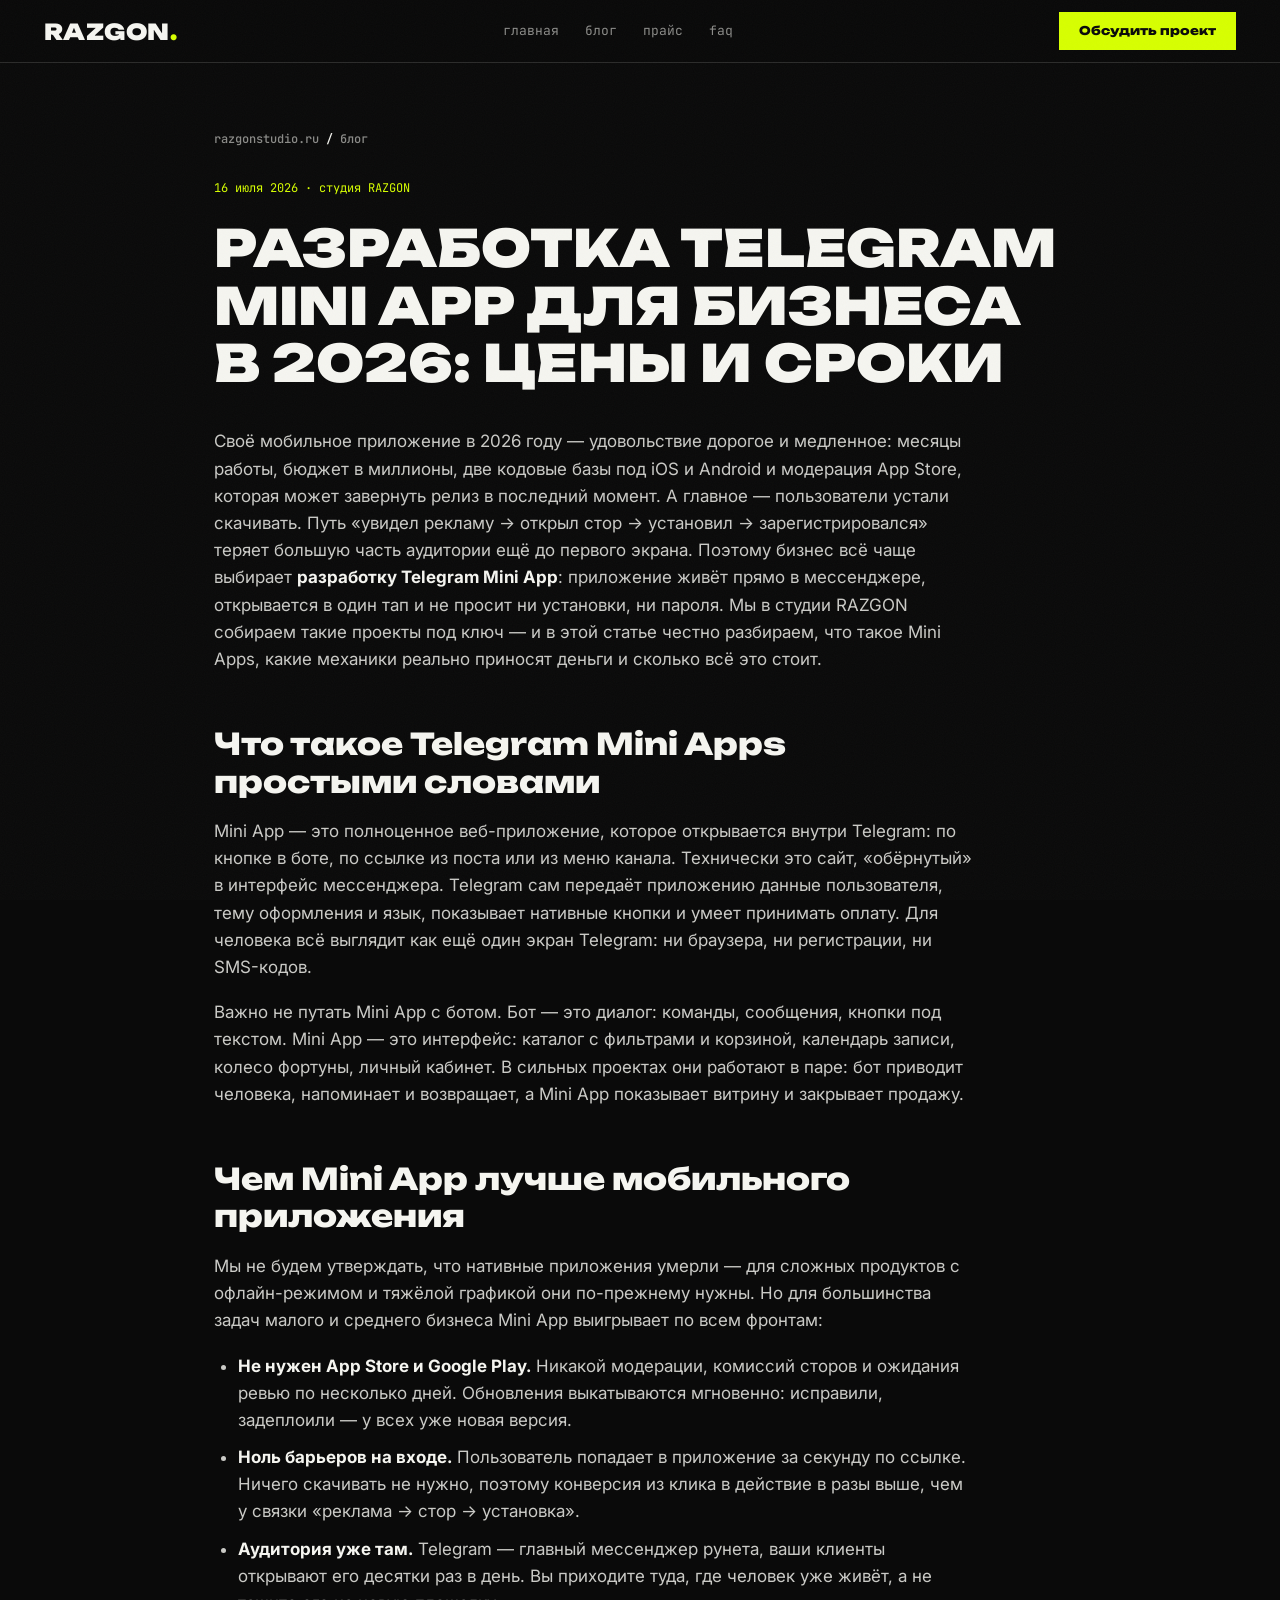
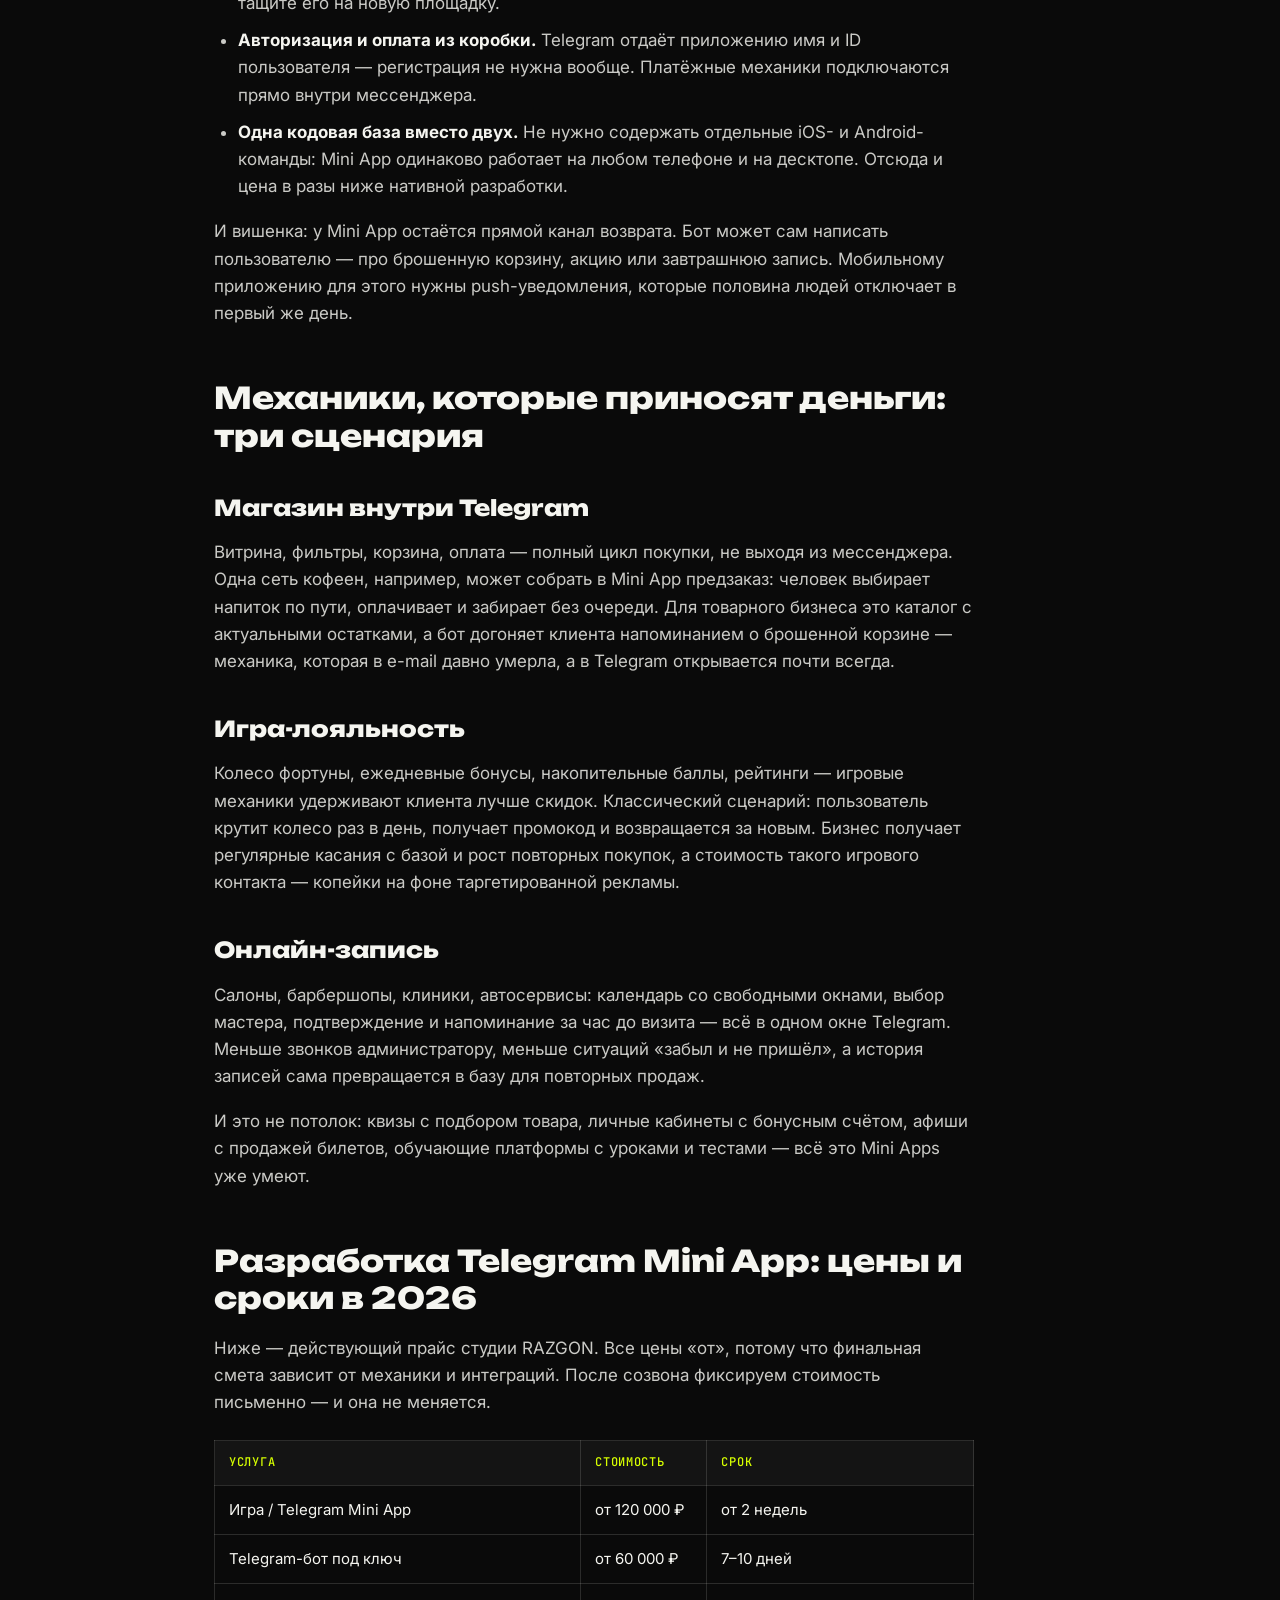
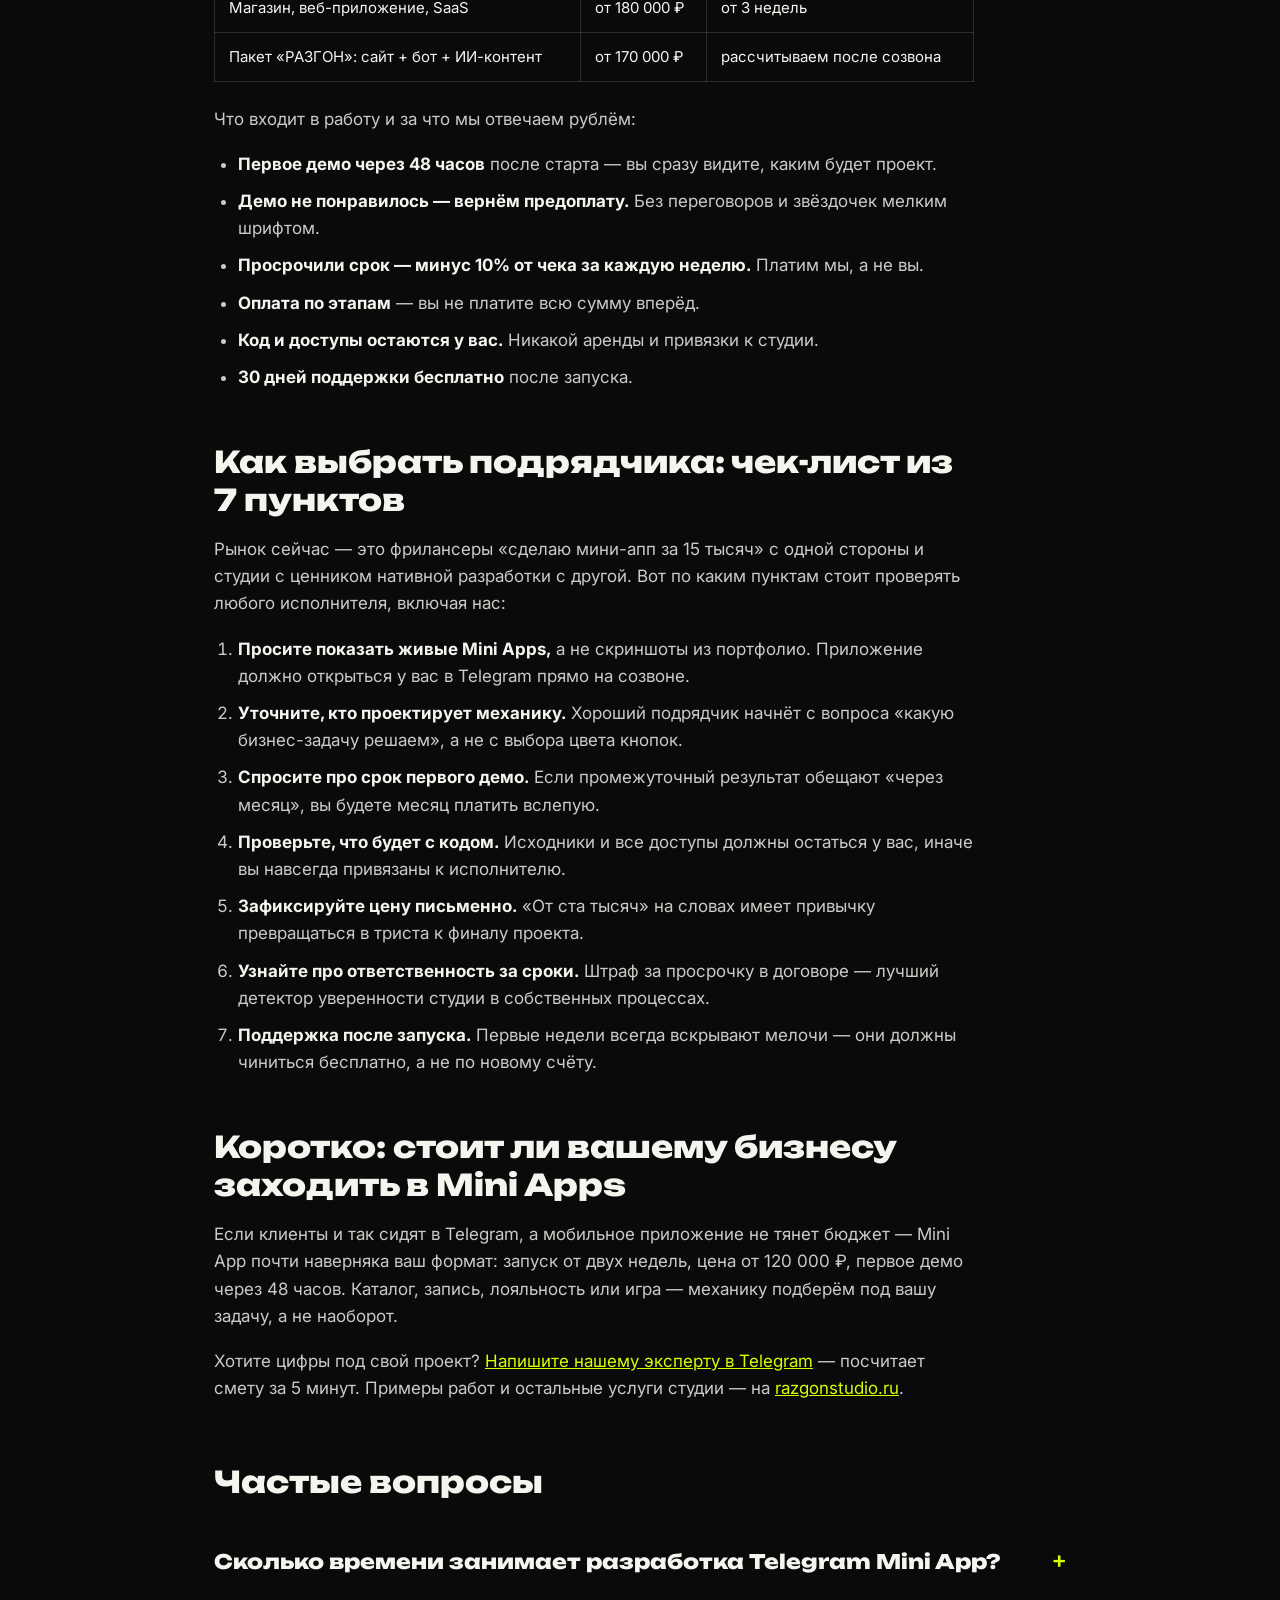
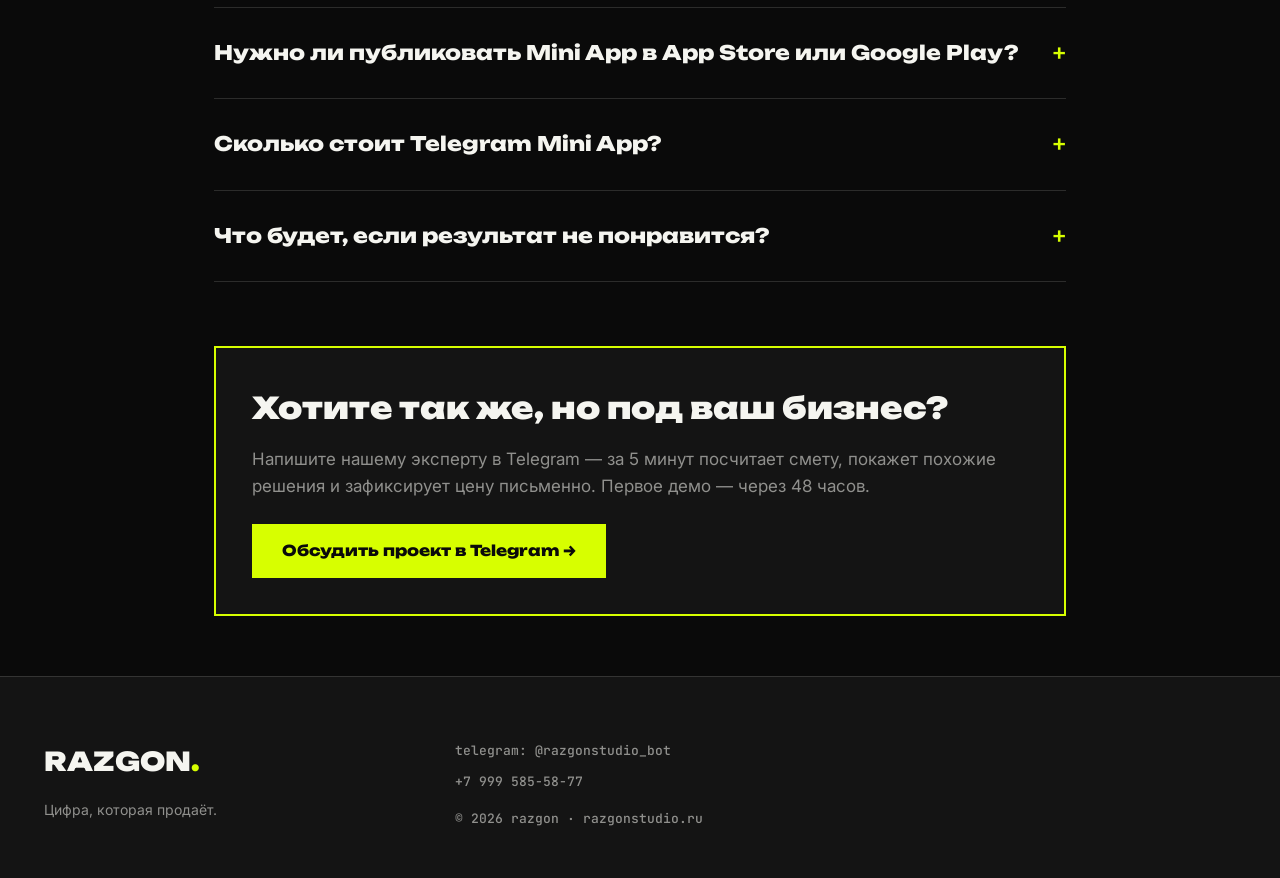
<file: blog/telegram-mini-app-razrabotka.html>
<!DOCTYPE html>
<html lang="ru">
<head>
  <meta charset="UTF-8">
  <meta name="viewport" content="width=device-width, initial-scale=1.0">
  <title>Разработка Telegram Mini App для бизнеса в 2026: цены и сроки — блог RAZGON</title>
  <meta name="description" content="Что такое Telegram Mini Apps, чем они выгоднее мобильного приложения и сколько стоит разработка в 2026: цены от 120 000 ₽, сроки от 2 недель, гарантии RAZGON.">
  <meta property="og:title" content="Разработка Telegram Mini App для бизнеса в 2026: цены и сроки — блог RAZGON">
  <meta property="og:description" content="Что такое Telegram Mini Apps, чем они выгоднее мобильного приложения и сколько стоит разработка в 2026: цены от 120 000 ₽, сроки от 2 недель, гарантии RAZGON.">
  <meta property="og:type" content="article">
  <meta property="og:url" content="https://razgonstudio.ru/blog/telegram-mini-app-razrabotka.html">
  <meta property="og:image" content="https://razgonstudio.ru/assets/og.jpg">
  <meta property="og:locale" content="ru_RU">
  <meta name="twitter:card" content="summary_large_image">
  <link rel="canonical" href="https://razgonstudio.ru/blog/telegram-mini-app-razrabotka.html">
  <link rel="icon" href="data:image/svg+xml,%3Csvg xmlns='http://www.w3.org/2000/svg' viewBox='0 0 64 64'%3E%3Crect width='64' height='64' fill='%23D7FF00'/%3E%3Ctext x='32' y='46' font-family='Arial Black,sans-serif' font-size='40' font-weight='900' text-anchor='middle' fill='%230A0A0A'%3ER%3C/text%3E%3C/svg%3E">
  <link rel="preconnect" href="https://fonts.googleapis.com">
  <link rel="preconnect" href="https://fonts.gstatic.com" crossorigin>
  <link href="https://fonts.googleapis.com/css2?family=Unbounded:wght@500;800;900&family=Inter:wght@400;500;600&family=JetBrains+Mono:wght@400;500&display=swap" rel="stylesheet">
  <link rel="stylesheet" href="../css/style.css">
  <script type="application/ld+json">
{
 "@context": "https://schema.org",
 "@graph": [
  {
   "@type": "Article",
   "headline": "Разработка Telegram Mini App для бизнеса в 2026: цены и сроки",
   "description": "Что такое Telegram Mini Apps, чем они выгоднее мобильного приложения и сколько стоит разработка в 2026: цены от 120 000 ₽, сроки от 2 недель, гарантии RAZGON.",
   "datePublished": "2026-07-16",
   "dateModified": "2026-07-16",
   "inLanguage": "ru-RU",
   "mainEntityOfPage": "https://razgonstudio.ru/blog/telegram-mini-app-razrabotka.html",
   "image": "https://razgonstudio.ru/assets/og.jpg",
   "author": {
    "@type": "Organization",
    "name": "RAZGON",
    "url": "https://razgonstudio.ru/"
   },
   "publisher": {
    "@type": "Organization",
    "name": "RAZGON"
   }
  },
  {
   "@type": "FAQPage",
   "mainEntity": [
    {
     "@type": "Question",
     "name": "Сколько времени занимает разработка Telegram Mini App?",
     "acceptedAnswer": {
      "@type": "Answer",
      "text": "Базовое приложение — от 2 недель. Первое демо мы показываем уже через 48 часов после старта, так что вы быстро видите, куда движется проект."
     }
    },
    {
     "@type": "Question",
     "name": "Нужно ли публиковать Mini App в App Store или Google Play?",
     "acceptedAnswer": {
      "@type": "Answer",
      "text": "Нет. Mini App работает внутри Telegram и не проходит модерацию сторов. Обновления выкатываются мгновенно, а комиссии магазинов приложений отсутствуют."
     }
    },
    {
     "@type": "Question",
     "name": "Сколько стоит Telegram Mini App?",
     "acceptedAnswer": {
      "@type": "Answer",
      "text": "В студии RAZGON — от 120 000 ₽ в зависимости от механики и интеграций. Точную смету фиксируем письменно после созвона, оплата идёт по этапам."
     }
    },
    {
     "@type": "Question",
     "name": "Что будет, если результат не понравится?",
     "acceptedAnswer": {
      "@type": "Answer",
      "text": "Если первое демо не устроит — вернём предоплату. За просрочку мы сами платим 10% от чека за каждую неделю, а после запуска даём 30 дней бесплатной поддержки."
     }
    }
   ]
  }
 ]
}
  </script>
</head>
<body>
  <header class="header scrolled">
    <div class="header-in">
      <a class="logo" href="../" style="text-decoration:none">RAZGON<span class="logo-dot">.</span></a>
      <nav class="nav" aria-label="Основная навигация">
        <a href="../">Главная</a>
        <a href="./">Блог</a>
        <a href="../#pricing">Прайс</a>
        <a href="../#faq">FAQ</a>
      </nav>
      <a class="btn btn-small" href="https://t.me/razgonstudio_bot" target="_blank" rel="noopener">Обсудить проект</a>
    </div>
  </header>

  <main class="post">
    <div class="container container-narrow">
      <p class="breadcrumbs mono"><a href="../">razgonstudio.ru</a> / <a href="./">блог</a></p>
      <p class="post-meta">16 июля 2026 · студия RAZGON</p>
      <h1>Разработка Telegram Mini App для бизнеса в 2026: цены и сроки</h1>
      <div class="post-body">
<p>Своё мобильное приложение в 2026 году — удовольствие дорогое и медленное: месяцы работы, бюджет в миллионы, две кодовые базы под iOS и Android и модерация App Store, которая может завернуть релиз в последний момент. А главное — пользователи устали скачивать. Путь «увидел рекламу → открыл стор → установил → зарегистрировался» теряет большую часть аудитории ещё до первого экрана. Поэтому бизнес всё чаще выбирает <strong>разработку Telegram Mini App</strong>: приложение живёт прямо в мессенджере, открывается в один тап и не просит ни установки, ни пароля. Мы в студии RAZGON собираем такие проекты под ключ — и в этой статье честно разбираем, что такое Mini Apps, какие механики реально приносят деньги и сколько всё это стоит.</p>

<h2>Что такое Telegram Mini Apps простыми словами</h2>
<p>Mini App — это полноценное веб-приложение, которое открывается внутри Telegram: по кнопке в боте, по ссылке из поста или из меню канала. Технически это сайт, «обёрнутый» в интерфейс мессенджера. Telegram сам передаёт приложению данные пользователя, тему оформления и язык, показывает нативные кнопки и умеет принимать оплату. Для человека всё выглядит как ещё один экран Telegram: ни браузера, ни регистрации, ни SMS-кодов.</p>
<p>Важно не путать Mini App с ботом. Бот — это диалог: команды, сообщения, кнопки под текстом. Mini App — это интерфейс: каталог с фильтрами и корзиной, календарь записи, колесо фортуны, личный кабинет. В сильных проектах они работают в паре: бот приводит человека, напоминает и возвращает, а Mini App показывает витрину и закрывает продажу.</p>

<h2>Чем Mini App лучше мобильного приложения</h2>
<p>Мы не будем утверждать, что нативные приложения умерли — для сложных продуктов с офлайн-режимом и тяжёлой графикой они по-прежнему нужны. Но для большинства задач малого и среднего бизнеса Mini App выигрывает по всем фронтам:</p>
<ul>
<li><strong>Не нужен App Store и Google Play.</strong> Никакой модерации, комиссий сторов и ожидания ревью по несколько дней. Обновления выкатываются мгновенно: исправили, задеплоили — у всех уже новая версия.</li>
<li><strong>Ноль барьеров на входе.</strong> Пользователь попадает в приложение за секунду по ссылке. Ничего скачивать не нужно, поэтому конверсия из клика в действие в разы выше, чем у связки «реклама → стор → установка».</li>
<li><strong>Аудитория уже там.</strong> Telegram — главный мессенджер рунета, ваши клиенты открывают его десятки раз в день. Вы приходите туда, где человек уже живёт, а не тащите его на новую площадку.</li>
<li><strong>Авторизация и оплата из коробки.</strong> Telegram отдаёт приложению имя и ID пользователя — регистрация не нужна вообще. Платёжные механики подключаются прямо внутри мессенджера.</li>
<li><strong>Одна кодовая база вместо двух.</strong> Не нужно содержать отдельные iOS- и Android-команды: Mini App одинаково работает на любом телефоне и на десктопе. Отсюда и цена в разы ниже нативной разработки.</li>
</ul>
<p>И вишенка: у Mini App остаётся прямой канал возврата. Бот может сам написать пользователю — про брошенную корзину, акцию или завтрашнюю запись. Мобильному приложению для этого нужны push-уведомления, которые половина людей отключает в первый же день.</p>

<h2>Механики, которые приносят деньги: три сценария</h2>
<h3>Магазин внутри Telegram</h3>
<p>Витрина, фильтры, корзина, оплата — полный цикл покупки, не выходя из мессенджера. Одна сеть кофеен, например, может собрать в Mini App предзаказ: человек выбирает напиток по пути, оплачивает и забирает без очереди. Для товарного бизнеса это каталог с актуальными остатками, а бот догоняет клиента напоминанием о брошенной корзине — механика, которая в e-mail давно умерла, а в Telegram открывается почти всегда.</p>
<h3>Игра-лояльность</h3>
<p>Колесо фортуны, ежедневные бонусы, накопительные баллы, рейтинги — игровые механики удерживают клиента лучше скидок. Классический сценарий: пользователь крутит колесо раз в день, получает промокод и возвращается за новым. Бизнес получает регулярные касания с базой и рост повторных покупок, а стоимость такого игрового контакта — копейки на фоне таргетированной рекламы.</p>
<h3>Онлайн-запись</h3>
<p>Салоны, барбершопы, клиники, автосервисы: календарь со свободными окнами, выбор мастера, подтверждение и напоминание за час до визита — всё в одном окне Telegram. Меньше звонков администратору, меньше ситуаций «забыл и не пришёл», а история записей сама превращается в базу для повторных продаж.</p>
<p>И это не потолок: квизы с подбором товара, личные кабинеты с бонусным счётом, афиши с продажей билетов, обучающие платформы с уроками и тестами — всё это Mini Apps уже умеют.</p>

<h2>Разработка Telegram Mini App: цены и сроки в 2026</h2>
<p>Ниже — действующий прайс студии RAZGON. Все цены «от», потому что финальная смета зависит от механики и интеграций. После созвона фиксируем стоимость письменно — и она не меняется.</p>
<table>
<thead>
<tr><th>Услуга</th><th>Стоимость</th><th>Срок</th></tr>
</thead>
<tbody>
<tr><td>Игра / Telegram Mini App</td><td>от 120 000 ₽</td><td>от 2 недель</td></tr>
<tr><td>Telegram-бот под ключ</td><td>от 60 000 ₽</td><td>7–10 дней</td></tr>
<tr><td>Магазин, веб-приложение, SaaS</td><td>от 180 000 ₽</td><td>от 3 недель</td></tr>
<tr><td>Пакет «РАЗГОН»: сайт + бот + ИИ-контент</td><td>от 170 000 ₽</td><td>рассчитываем после созвона</td></tr>
</tbody>
</table>
<p>Что входит в работу и за что мы отвечаем рублём:</p>
<ul>
<li><strong>Первое демо через 48 часов</strong> после старта — вы сразу видите, каким будет проект.</li>
<li><strong>Демо не понравилось — вернём предоплату.</strong> Без переговоров и звёздочек мелким шрифтом.</li>
<li><strong>Просрочили срок — минус 10% от чека за каждую неделю.</strong> Платим мы, а не вы.</li>
<li><strong>Оплата по этапам</strong> — вы не платите всю сумму вперёд.</li>
<li><strong>Код и доступы остаются у вас.</strong> Никакой аренды и привязки к студии.</li>
<li><strong>30 дней поддержки бесплатно</strong> после запуска.</li>
</ul>

<h2>Как выбрать подрядчика: чек-лист из 7 пунктов</h2>
<p>Рынок сейчас — это фрилансеры «сделаю мини-апп за 15 тысяч» с одной стороны и студии с ценником нативной разработки с другой. Вот по каким пунктам стоит проверять любого исполнителя, включая нас:</p>
<ol>
<li><strong>Просите показать живые Mini Apps,</strong> а не скриншоты из портфолио. Приложение должно открыться у вас в Telegram прямо на созвоне.</li>
<li><strong>Уточните, кто проектирует механику.</strong> Хороший подрядчик начнёт с вопроса «какую бизнес-задачу решаем», а не с выбора цвета кнопок.</li>
<li><strong>Спросите про срок первого демо.</strong> Если промежуточный результат обещают «через месяц», вы будете месяц платить вслепую.</li>
<li><strong>Проверьте, что будет с кодом.</strong> Исходники и все доступы должны остаться у вас, иначе вы навсегда привязаны к исполнителю.</li>
<li><strong>Зафиксируйте цену письменно.</strong> «От ста тысяч» на словах имеет привычку превращаться в триста к финалу проекта.</li>
<li><strong>Узнайте про ответственность за сроки.</strong> Штраф за просрочку в договоре — лучший детектор уверенности студии в собственных процессах.</li>
<li><strong>Поддержка после запуска.</strong> Первые недели всегда вскрывают мелочи — они должны чиниться бесплатно, а не по новому счёту.</li>
</ol>

<h2>Коротко: стоит ли вашему бизнесу заходить в Mini Apps</h2>
<p>Если клиенты и так сидят в Telegram, а мобильное приложение не тянет бюджет — Mini App почти наверняка ваш формат: запуск от двух недель, цена от 120 000 ₽, первое демо через 48 часов. Каталог, запись, лояльность или игра — механику подберём под вашу задачу, а не наоборот.</p>
<p>Хотите цифры под свой проект? <a href="https://t.me/razgonstudio_bot">Напишите нашему эксперту в Telegram</a> — посчитает смету за 5 минут. Примеры работ и остальные услуги студии — на <a href="https://razgonstudio.ru/">razgonstudio.ru</a>.</p>
      </div>

      <section class="post-faq">
        <h2>Частые вопросы</h2>
        <div class="faq-list">
          <details class="faq-item">
            <summary>Сколько времени занимает разработка Telegram Mini App?<span class="faq-marker mono" aria-hidden="true">+</span></summary>
            <p>Базовое приложение — от 2 недель. Первое демо мы показываем уже через 48 часов после старта, так что вы быстро видите, куда движется проект.</p>
          </details>
          <details class="faq-item">
            <summary>Нужно ли публиковать Mini App в App Store или Google Play?<span class="faq-marker mono" aria-hidden="true">+</span></summary>
            <p>Нет. Mini App работает внутри Telegram и не проходит модерацию сторов. Обновления выкатываются мгновенно, а комиссии магазинов приложений отсутствуют.</p>
          </details>
          <details class="faq-item">
            <summary>Сколько стоит Telegram Mini App?<span class="faq-marker mono" aria-hidden="true">+</span></summary>
            <p>В студии RAZGON — от 120 000 ₽ в зависимости от механики и интеграций. Точную смету фиксируем письменно после созвона, оплата идёт по этапам.</p>
          </details>
          <details class="faq-item">
            <summary>Что будет, если результат не понравится?<span class="faq-marker mono" aria-hidden="true">+</span></summary>
            <p>Если первое демо не устроит — вернём предоплату. За просрочку мы сами платим 10% от чека за каждую неделю, а после запуска даём 30 дней бесплатной поддержки.</p>
          </details>
        </div>
      </section>

      <div class="post-cta">
        <h2>Хотите так же, но под ваш бизнес?</h2>
        <p>Напишите нашему эксперту в Telegram — за 5 минут посчитает смету, покажет похожие решения и зафиксирует цену письменно. Первое демо — через 48 часов.</p>
        <a class="btn" href="https://t.me/razgonstudio_bot" target="_blank" rel="noopener">Обсудить проект в Telegram →</a>
      </div>

    </div>
  </main>

  <footer class="footer">
    <div class="container footer-in">
      <div class="footer-col">
        <p class="footer-logo">RAZGON<span class="logo-dot">.</span></p>
        <p class="footer-tag">Цифра, которая продаёт.</p>
      </div>
      <div class="footer-col mono">
        <a href="https://t.me/razgonstudio_bot" target="_blank" rel="noopener">telegram: @razgonstudio_bot</a>
        <a href="tel:+79995855877">+7 999 585-58-77</a>
        <p>© 2026 razgon · <a href="../">razgonstudio.ru</a></p>
      </div>
      <div class="footer-col"></div>
    </div>
  </footer>
</body>
</html>
</file>
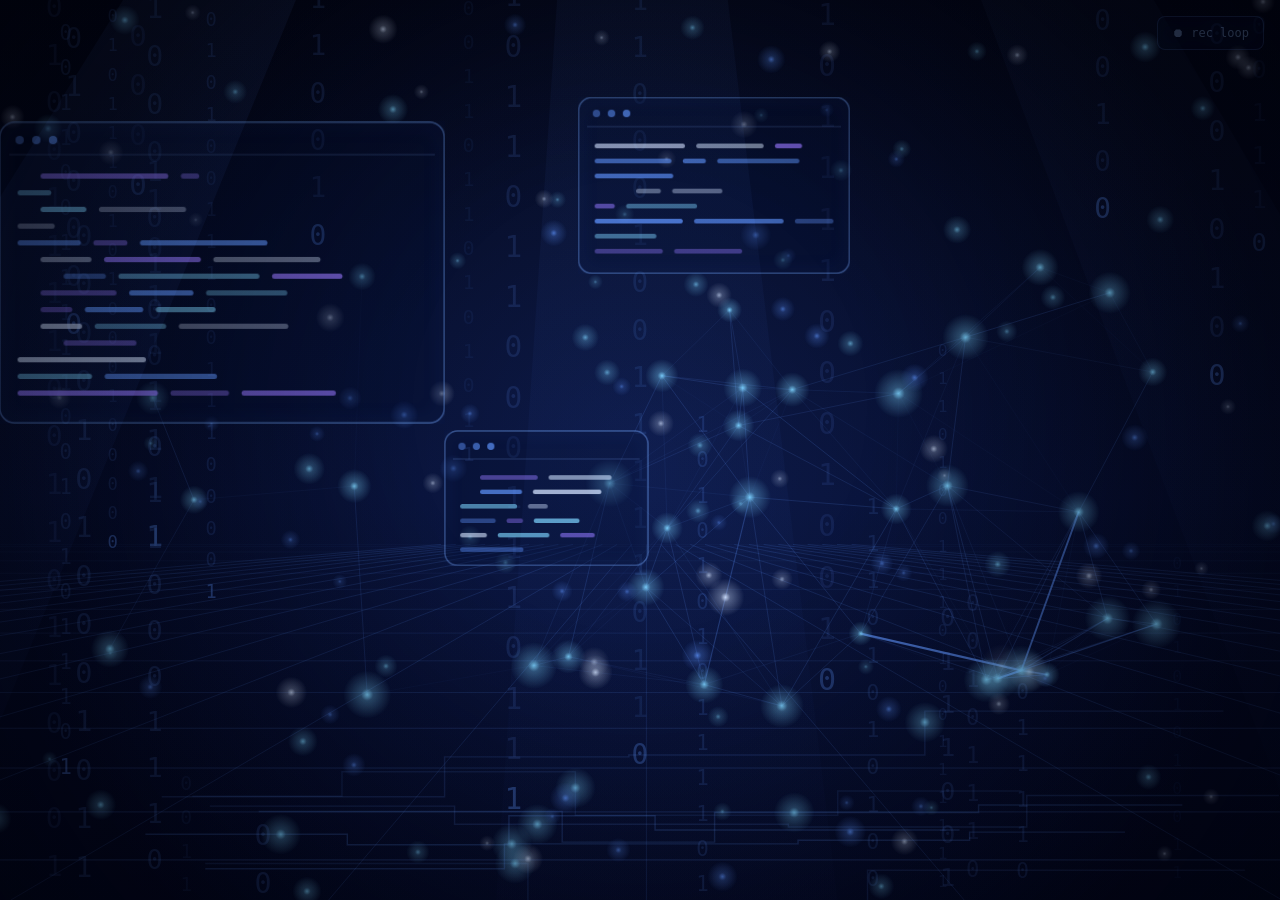
<file: fx/ai-loop.html>
<!DOCTYPE html>
<html lang="ru">
<head>
<meta charset="UTF-8">
<meta name="viewport" content="width=device-width, initial-scale=1.0">
<title>AI Loop — кинематографичная бесшовная анимация</title>
<style>
  html, body {
    margin: 0;
    height: 100%;
    background: #020412;
    overflow: hidden;
  }
  canvas {
    display: block;
    width: 100vw;
    height: 100vh;
  }
  #rec {
    position: fixed;
    top: 16px;
    right: 16px;
    z-index: 10;
    font: 500 12px/1 "SF Mono", Consolas, monospace;
    color: rgba(160, 200, 255, 0.85);
    background: rgba(10, 20, 50, 0.55);
    border: 1px solid rgba(120, 170, 255, 0.35);
    border-radius: 8px;
    padding: 10px 14px;
    cursor: pointer;
    -webkit-backdrop-filter: blur(8px);
    backdrop-filter: blur(8px);
    transition: opacity 0.6s, background 0.2s;
    opacity: 0.25;
  }
  #rec:hover { opacity: 1; background: rgba(20, 40, 90, 0.7); }
  #rec.on { color: #ff6b6b; border-color: rgba(255, 107, 107, 0.5); opacity: 1; }
</style>
</head>
<body>
<canvas id="fx"></canvas>
<button id="rec" title="Записать ровно один круг петли в .webm">⏺ rec&nbsp;loop</button>
<script>
'use strict';
/* ════════════════════════════════════════════════════════════
   Бесшовная кинематографичная петля: голографический ИИ-мир.
   Всё движение — периодические функции с частотами k·2π/LOOP,
   поэтому кадр при t=0 и t=LOOP идентичен (идеальный луп).
   ?size=4k | fhd | 1600x900 — внутреннее разрешение (для записи).
   ?theme=razgon — фирменная палитра RAZGON (чёрный + кислотный).
   ════════════════════════════════════════════════════════════ */

const LOOP = 20000;                     // длительность петли, мс
const TAU = Math.PI * 2;
const reduced = matchMedia('(prefers-reduced-motion: reduce)').matches;

const canvas = document.getElementById('fx');
const ctx = canvas.getContext('2d');

/* детерминированный рандом — сцена всегда одинаковая */
function mulberry32(seed) {
  return function () {
    seed |= 0; seed = seed + 0x6D2B79F5 | 0;
    let t = Math.imul(seed ^ seed >>> 15, 1 | seed);
    t = t + Math.imul(t ^ t >>> 7, 61 | t) ^ t;
    return ((t ^ t >>> 14) >>> 0) / 4294967296;
  };
}
const rnd = mulberry32(20260708);

const params = new URLSearchParams(location.search);
let W = 0, H = 0, DPR = 1, fixed = null;
{
  const s = params.get('size');
  if (s === '4k') fixed = [3840, 2160];
  else if (s === 'fhd') fixed = [1920, 1080];
  else if (/^\d+x\d+$/.test(s || '')) fixed = s.split('x').map(Number);
}

function resize() {
  if (fixed) {
    W = fixed[0]; H = fixed[1];
    canvas.width = W; canvas.height = H;
    const s = Math.min(innerWidth / W, innerHeight / H);
    canvas.style.width = W * s + 'px';
    canvas.style.height = H * s + 'px';
    canvas.style.margin = ((innerHeight - H * s) / 2) + 'px auto 0';
  } else {
    DPR = Math.min(devicePixelRatio || 1, 2);
    W = Math.round(innerWidth * DPR);
    H = Math.round(innerHeight * DPR);
    canvas.width = W; canvas.height = H;
  }
}
resize();
addEventListener('resize', () => { resize(); buildStatics(); });

/* ── палитры: blue (референс OpenAI/Stripe) и razgon (бренд) ──
   роли: blue=основной, cyan=вторичный, violet=акцент, white=яркий */
const THEMES = {
  blue: {
    ink: { blue: '96, 150, 255', cyan: '125, 211, 252', violet: '150, 120, 255', white: '215, 230, 255' },
    bg: ['#020411', '#040a26', '#02051a'],
    glow: '60, 110, 255',
    vig: '1, 2, 10',
    panelFill: 'rgba(8, 18, 52, 0.42)',
    panelBorder: 'rgba(120, 170, 255, 0.45)',
    panelGlow: 'rgba(90, 140, 255, 0.8)',
    panelRule: 'rgba(120, 170, 255, 0.18)',
  },
  razgon: {
    ink: { blue: '215, 255, 0', cyan: '245, 245, 240', violet: '255, 77, 0', white: '234, 255, 130' },
    bg: ['#050505', '#0c0d06', '#060605'],
    glow: '180, 215, 0',
    vig: '3, 3, 2',
    panelFill: 'rgba(20, 22, 6, 0.45)',
    panelBorder: 'rgba(215, 255, 0, 0.4)',
    panelGlow: 'rgba(215, 255, 0, 0.7)',
    panelRule: 'rgba(215, 255, 0, 0.16)',
    rayScale: 0.55,
  },
};
const themeName = THEMES[params.get('theme')] ? params.get('theme') : 'blue';
const T = THEMES[themeName];
const C = T.ink;
document.body.style.background = T.bg[0];

/* ── спрайт мягкого свечения (рисуем 1 раз, дальше drawImage) ── */
function glowSprite(rgb, size) {
  const c = document.createElement('canvas');
  c.width = c.height = size;
  const g = c.getContext('2d');
  const grad = g.createRadialGradient(size/2, size/2, 0, size/2, size/2, size/2);
  grad.addColorStop(0, `rgba(${rgb}, 0.9)`);
  grad.addColorStop(0.25, `rgba(${rgb}, 0.35)`);
  grad.addColorStop(1, `rgba(${rgb}, 0)`);
  g.fillStyle = grad;
  g.fillRect(0, 0, size, size);
  return c;
}
const SPR = {
  blue: glowSprite(C.blue, 64),
  cyan: glowSprite(C.cyan, 64),
  violet: glowSprite(C.violet, 64),
  white: glowSprite(C.white, 64),
};

/* ── голографическая панель «кода» (оффскрин, рисуем 1 раз) ── */
function makePanel(w, h, seed) {
  const r = mulberry32(seed);
  const c = document.createElement('canvas');
  c.width = w; c.height = h;
  const g = c.getContext('2d');
  const rad = 14;

  g.beginPath();
  g.roundRect(1, 1, w - 2, h - 2, rad);
  g.fillStyle = T.panelFill;
  g.fill();
  g.strokeStyle = T.panelBorder;
  g.lineWidth = 1.5;
  g.shadowColor = T.panelGlow;
  g.shadowBlur = 18;
  g.stroke();
  g.shadowBlur = 0;

  /* шапка окна: три точки */
  for (let i = 0; i < 3; i++) {
    g.beginPath();
    g.arc(20 + i * 16, 18, 4, 0, TAU);
    g.fillStyle = `rgba(${C.blue}, ${0.5 + i * 0.12})`;
    g.fill();
  }
  g.strokeStyle = T.panelRule;
  g.beginPath(); g.moveTo(10, 32); g.lineTo(w - 10, 32); g.stroke();

  /* строки «кода» — цветные штрихи с отступами, читается как код */
  const colors = [C.cyan, C.blue, C.violet, C.white];
  let y = 50;
  while (y < h - 16) {
    let x = 18 + (r() < 0.4 ? 22 : 0) + (r() < 0.2 ? 22 : 0); // «вложенность»
    const segs = 1 + (r() * 3 | 0);
    for (let s = 0; s < segs && x < w - 30; s++) {
      const len = 16 + r() * (w * 0.28);
      const col = colors[(r() * colors.length) | 0];
      g.fillStyle = `rgba(${col}, ${0.35 + r() * 0.45})`;
      g.beginPath();
      g.roundRect(x, y, Math.min(len, w - 18 - x), 5, 2.5);
      g.fill();
      x += len + 12;
    }
    y += 16;
  }
  return c;
}

/* ═══════════ сцена ═══════════ */
let panels = [], particles = [], nodes = [], edges = [], rain = [], traces = [];

function buildStatics() {
  const u = Math.min(W, H) / 1000;      // масштабная единица

  /* панели: x,y в долях экрана, z — глубина (параллакс) */
  const defs = [
    { x: 0.16, y: 0.30, w: 340, h: 230, z: 0.85 },
    { x: 0.80, y: 0.36, w: 300, h: 260, z: 0.75 },
    { x: 0.55, y: 0.20, w: 230, h: 150, z: 0.45 },
    { x: 0.10, y: 0.66, w: 260, h: 160, z: 0.55 },
    { x: 0.86, y: 0.72, w: 220, h: 140, z: 0.4 },
    { x: 0.42, y: 0.55, w: 180, h: 120, z: 0.3 },
  ];
  panels = defs.map((d, i) => ({
    ...d,
    w: d.w * u * 1.4, h: d.h * u * 1.4,
    img: makePanel(Math.round(d.w * u * 1.4), Math.round(d.h * u * 1.4), 100 + i),
    phase: rnd() * TAU,
    fadeK: 1 + (i % 3),                 // целые частоты → бесшовно
    amp: (6 + rnd() * 10) * u,
  }));

  /* частицы: орбитальный дрейф на синусах (гарантированный луп) */
  particles = Array.from({ length: 130 }, () => ({
    x: rnd(), y: rnd(),
    ax: (10 + rnd() * 40), ay: (8 + rnd() * 30),
    kx: 1 + (rnd() * 2 | 0), ky: 1 + (rnd() * 2 | 0),
    px: rnd() * TAU, py: rnd() * TAU,
    z: 0.25 + rnd() * 0.75,
    spr: [SPR.blue, SPR.cyan, SPR.white][(rnd() * 3) | 0],
  }));

  /* нейросеть: узлы в средней зоне + рёбра по близости */
  nodes = Array.from({ length: 34 }, () => ({
    x: 0.08 + rnd() * 0.84,
    y: 0.28 + rnd() * 0.5,
    a: rnd() * TAU, k: 1 + (rnd() * 2 | 0),
    amp: (4 + rnd() * 9),
    z: 0.4 + rnd() * 0.5,
  }));
  edges = [];
  for (let i = 0; i < nodes.length; i++)
    for (let j = i + 1; j < nodes.length; j++) {
      const dx = nodes[i].x - nodes[j].x, dy = (nodes[i].y - nodes[j].y) * (H / W);
      if (Math.hypot(dx, dy) < 0.16) edges.push({ a: i, b: j, phase: rnd() });
    }
  /* «API-соединения» вспыхивают по очереди: равные фазовые слоты */
  edges.forEach((e, i) => { e.pulseSlot = i / edges.length; });

  /* бинарный дождь: колонки цифр, целое число прокрутов за LOOP */
  rain = Array.from({ length: 26 }, () => ({
    x: rnd(),
    speed: 1 + (rnd() * 3 | 0),          // целое → бесшовно
    phase: rnd(),
    glyphs: Array.from({ length: 22 }, () => rnd() < 0.5 ? '0' : '1'),
    dim: 0.05 + rnd() * 0.12,
    size: (9 + rnd() * 8),
  }));

  /* печатные дорожки на «полу» с бегущими импульсами */
  traces = Array.from({ length: 7 }, (_, i) => {
    const pts = [];
    let x = rnd() * 0.3, y = 0.82 + rnd() * 0.15;
    pts.push([x, y]);
    for (let s = 0; s < 4; s++) {
      x += 0.1 + rnd() * 0.18;
      pts.push([x, y]);
      if (s < 3) { y += (rnd() - 0.5) * 0.1; pts.push([x, y]); }
    }
    return { pts, phase: rnd(), speed: 1 + (rnd() * 2 | 0), dim: 0.25 + rnd() * 0.3 };
  });
}
buildStatics();

/* виньетка — оффскрин */
let vignette = null;
function makeVignette() {
  vignette = document.createElement('canvas');
  vignette.width = W; vignette.height = H;
  const g = vignette.getContext('2d');
  const grad = g.createRadialGradient(W/2, H*0.45, Math.min(W,H)*0.25, W/2, H*0.55, Math.max(W,H)*0.75);
  grad.addColorStop(0, `rgba(${T.vig}, 0)`);
  grad.addColorStop(1, `rgba(${T.vig}, 0.82)`);
  g.fillStyle = grad;
  g.fillRect(0, 0, W, H);
}
makeVignette();
addEventListener('resize', makeVignette);

/* ═══════════ отрисовка кадра для момента p∈[0,1) петли ═══════════ */
function draw(p) {
  const u = Math.min(W, H) / 1000;

  /* камера: медленный наезд + лёгкий параллакс-дрейф (частота 1 → луп) */
  const camX = Math.sin(p * TAU) * 26 * u;
  const camY = Math.cos(p * TAU) * 14 * u;
  const zoom = 1.045 + Math.sin(p * TAU) * 0.035;

  /* фон */
  const bg = ctx.createLinearGradient(0, 0, 0, H);
  bg.addColorStop(0, T.bg[0]);
  bg.addColorStop(0.55, T.bg[1]);
  bg.addColorStop(1, T.bg[2]);
  ctx.fillStyle = bg;
  ctx.fillRect(0, 0, W, H);

  /* дальнее свечение за «мозгом» сцены */
  const cg = ctx.createRadialGradient(W*0.5, H*0.52, 0, W*0.5, H*0.52, Math.max(W,H)*0.5);
  const breathe = 0.13 + 0.05 * Math.sin(p * TAU * 2);
  cg.addColorStop(0, `rgba(${T.glow}, ${breathe})`);
  cg.addColorStop(1, `rgba(${T.glow}, 0)`);
  ctx.fillStyle = cg;
  ctx.fillRect(0, 0, W, H);

  /* ── бинарный дождь (самый дальний план) ── */
  ctx.textAlign = 'center';
  for (const col of rain) {
    const x = ((col.x + camX / W * 0.15) % 1) * W;
    const step = col.size * 1.7 * u * 2;
    const total = H + step * col.glyphs.length;
    const off = ((p * col.speed + col.phase) % 1) * total;
    ctx.font = `${col.size * u * 2}px Consolas, monospace`;
    for (let i = 0; i < col.glyphs.length; i++) {
      const y = (off + i * step) % total - step;
      if (y < -step || y > H) continue;
      const head = i === col.glyphs.length - 1;
      ctx.fillStyle = `rgba(${C.blue}, ${head ? col.dim * 2.6 : col.dim})`;
      ctx.fillText(col.glyphs[i], x, y);
    }
  }

  /* ── кибер-сетка пола в перспективе ── */
  const horizon = H * 0.60 + camY * 0.4;
  const vpx = W / 2 + camX * 0.6;
  ctx.save();
  ctx.strokeStyle = `rgba(${C.blue}, 0.14)`;
  ctx.lineWidth = Math.max(1, u);
  /* вертикали к точке схода */
  for (let i = -14; i <= 14; i++) {
    const bx = vpx + i * W * 0.09 * zoom;
    ctx.beginPath();
    ctx.moveTo(vpx + (bx - vpx) * 0.12, horizon);
    ctx.lineTo(bx + (bx - vpx) * 1.6, H);
    ctx.stroke();
  }
  /* горизонтали, едущие на камеру: 3 клетки за петлю */
  const scroll = (p * 3) % 1;
  for (let r = 0; r < 14; r++) {
    const f = (r + scroll) / 14;
    const y = horizon + Math.pow(f, 2.1) * (H - horizon);
    const a = 0.03 + Math.pow(f, 1.6) * 0.22;
    ctx.strokeStyle = `rgba(${C.blue}, ${a})`;
    ctx.beginPath(); ctx.moveTo(0, y); ctx.lineTo(W, y); ctx.stroke();
  }
  ctx.restore();

  /* ── печатные дорожки с импульсами ── */
  for (const tr of traces) {
    ctx.strokeStyle = `rgba(${C.blue}, ${tr.dim * 0.4})`;
    ctx.lineWidth = 1.6 * u;
    ctx.beginPath();
    tr.pts.forEach(([px_, py_], i) => {
      const x = px_ * W + camX * 0.8, y = py_ * H + camY * 0.8;
      i ? ctx.lineTo(x, y) : ctx.moveTo(x, y);
    });
    ctx.stroke();
    /* импульс бежит по дорожке */
    const prog = (p * tr.speed + tr.phase) % 1;
    /* длина ломаной */
    let total = 0, lens = [];
    for (let i = 1; i < tr.pts.length; i++) {
      const l = Math.hypot((tr.pts[i][0]-tr.pts[i-1][0]) * W, (tr.pts[i][1]-tr.pts[i-1][1]) * H);
      lens.push(l); total += l;
    }
    let d = prog * total;
    for (let i = 1; i < tr.pts.length; i++) {
      if (d <= lens[i-1]) {
        const f = d / lens[i-1];
        const x = (tr.pts[i-1][0] + (tr.pts[i][0]-tr.pts[i-1][0]) * f) * W + camX * 0.8;
        const y = (tr.pts[i-1][1] + (tr.pts[i][1]-tr.pts[i-1][1]) * f) * H + camY * 0.8;
        const s = 46 * u;
        ctx.globalAlpha = 0.9;
        ctx.drawImage(SPR.cyan, x - s/2, y - s/2, s, s);
        ctx.globalAlpha = 1;
        break;
      }
      d -= lens[i-1];
    }
  }

  /* ── нейросеть ── */
  const npos = nodes.map(n => ({
    x: n.x * W + Math.sin(p * TAU * n.k + n.a) * n.amp * u * 2 + camX * n.z,
    y: n.y * H + Math.cos(p * TAU * n.k + n.a) * n.amp * u * 2 + camY * n.z,
    z: n.z,
  }));
  for (const e of edges) {
    const A = npos[e.a], B = npos[e.b];
    /* базовое пульсирующее свечение связи */
    const base = 0.11 + 0.07 * Math.sin(p * TAU * 2 + e.phase * TAU);
    /* «API-вспышка»: гауссово окно вокруг своего фазового слота */
    const dt = ((p - e.pulseSlot) % 1 + 1) % 1;
    const dph = dt > 0.5 ? 1 - dt : dt;
    const flash = Math.exp(-Math.pow(dph / 0.018, 2));
    ctx.strokeStyle = `rgba(${C.blue}, ${Math.min(0.8, base + flash * 0.6)})`;
    ctx.lineWidth = (1 + flash * 1.6) * u;
    ctx.beginPath(); ctx.moveTo(A.x, A.y); ctx.lineTo(B.x, B.y); ctx.stroke();
    /* сигнал ПРОБЕГАЕТ по ребру сразу после вспышки слота */
    if (dt < 0.05) {
      const f = dt / 0.05;
      const x = A.x + (B.x - A.x) * f, y = A.y + (B.y - A.y) * f;
      const s = 38 * u * (1.4 - f * 0.6);
      ctx.globalAlpha = Math.sin(f * Math.PI);
      ctx.drawImage(SPR.white, x - s/2, y - s/2, s, s);
      ctx.globalAlpha = 1;
    }
  }
  for (const n of npos) {
    const s = 34 * u * n.z * 2;
    ctx.drawImage(SPR.cyan, n.x - s/2, n.y - s/2, s, s);
  }

  /* ── частицы ── */
  for (const pt of particles) {
    const x = pt.x * W + Math.sin(p * TAU * pt.kx + pt.px) * pt.ax * u * 2 + camX * pt.z;
    const y = pt.y * H + Math.cos(p * TAU * pt.ky + pt.py) * pt.ay * u * 2 + camY * pt.z;
    const s = (10 + 26 * pt.z) * u;
    ctx.globalAlpha = 0.35 + pt.z * 0.5;
    ctx.drawImage(pt.spr, x - s/2, y - s/2, s, s);
  }
  ctx.globalAlpha = 1;

  /* ── голографические панели (появляются и тают) ── */
  for (const pn of panels) {
    /* плавное появление/исчезание: окно видимости ~70% петли */
    const vis = 0.5 + 0.5 * Math.sin(p * TAU * pn.fadeK + pn.phase);
    const alpha = Math.min(1, Math.max(0, (vis - 0.15) / 0.35)) * 0.92;
    if (alpha <= 0.01) continue;
    const fx = pn.x * W + camX * pn.z + Math.sin(p * TAU + pn.phase) * pn.amp;
    const fy = pn.y * H + camY * pn.z + Math.cos(p * TAU * 2 + pn.phase) * pn.amp * 0.6;
    const sc = (0.8 + 0.25 * pn.z) * (zoom * 0.5 + 0.5);
    ctx.save();
    ctx.translate(fx, fy);
    ctx.scale(sc, sc);
    ctx.globalAlpha = alpha;
    ctx.drawImage(pn.img, -pn.w / 2, -pn.h / 2);
    ctx.restore();
  }
  ctx.globalAlpha = 1;

  /* ── объёмные лучи света ── */
  ctx.save();
  ctx.globalCompositeOperation = 'lighter';
  for (let i = 0; i < 3; i++) {
    const ang = -0.5 + i * 0.5 + Math.sin(p * TAU + i * 2.1) * 0.05;
    const ox = W * (0.2 + i * 0.3), oy = -H * 0.1;
    const alpha = (0.028 + 0.016 * Math.sin(p * TAU * 2 + i * 2.4)) * (T.rayScale || 1);
    const g = ctx.createLinearGradient(ox, oy, ox + Math.sin(ang) * H * 1.4, oy + Math.cos(ang) * H * 1.4);
    g.addColorStop(0, `rgba(${C.blue}, ${alpha * 2})`);
    g.addColorStop(1, `rgba(${T.glow}, 0)`);
    ctx.fillStyle = g;
    ctx.beginPath();
    ctx.moveTo(ox - W * 0.06, oy);
    ctx.lineTo(ox + W * 0.06, oy);
    ctx.lineTo(ox + Math.sin(ang) * H * 1.5 + W * 0.16, oy + Math.cos(ang) * H * 1.5);
    ctx.lineTo(ox + Math.sin(ang) * H * 1.5 - W * 0.16, oy + Math.cos(ang) * H * 1.5);
    ctx.closePath();
    ctx.fill();
  }
  ctx.restore();

  /* виньетка */
  ctx.drawImage(vignette, 0, 0);
}

/* ═══════════ цикл ═══════════ */
let t0 = performance.now();
if (reduced) {
  draw(0.35);                            // статичный красивый кадр
  document.getElementById('rec').style.display = 'none';
} else {
  (function frame(now) {
    draw(((now - t0) % LOOP) / LOOP);
    requestAnimationFrame(frame);
  })(t0);
}

/* ═══════════ запись одного круга в .webm ═══════════ */
const recBtn = document.getElementById('rec');
recBtn.addEventListener('click', () => {
  if (recBtn.classList.contains('on')) return;
  recBtn.classList.add('on');
  recBtn.textContent = '⏺ жду начала петли…';
  const stream = canvas.captureStream(60);
  const mime = MediaRecorder.isTypeSupported('video/webm;codecs=vp9')
    ? 'video/webm;codecs=vp9' : 'video/webm';
  const recorder = new MediaRecorder(stream, { mimeType: mime, videoBitsPerSecond: 24_000_000 });
  const chunks = [];
  recorder.ondataavailable = e => chunks.push(e.data);
  recorder.onstop = () => {
    const a = document.createElement('a');
    a.href = URL.createObjectURL(new Blob(chunks, { type: 'video/webm' }));
    a.download = `ai-loop-${themeName}.webm`;
    a.click();
    recBtn.classList.remove('on');
    recBtn.innerHTML = '⏺ rec&nbsp;loop';
    console.log('Конвертация в mp4: ffmpeg -i ai-loop.webm -c:v libx264 -crf 16 -pix_fmt yuv420p ai-loop.mp4');
  };
  /* стартуем ровно на границе петли, пишем ровно LOOP мс */
  const wait = () => {
    const pos = (performance.now() - t0) % LOOP;
    if (pos < 30) {
      recorder.start();
      recBtn.textContent = '⏺ запись…';
      setTimeout(() => recorder.stop(), LOOP);
    } else requestAnimationFrame(wait);
  };
  wait();
});
</script>
</body>
</html>
</file>
<file: css/style.css>
/* ═══════════════════════════════════════════════
   RAZGON — брутальный продающий лендинг
   Палитра: чёрный + кислотный жёлтый, акценты дозированно
   ═══════════════════════════════════════════════ */

:root {
  --bg: #0A0A0A;
  --surface: #141414;
  --text: #F5F5F0;
  --muted: rgba(245, 245, 240, 0.55);
  --line: rgba(245, 245, 240, 0.14);
  --acid: #D7FF00;
  --orange: #FF4D00;
  --cyan: #00E5FF;
  --font-display: "Unbounded", "Arial Black", sans-serif;
  --font-body: "Inter", -apple-system, "Segoe UI", sans-serif;
  --font-mono: "JetBrains Mono", "SF Mono", Consolas, monospace;
  --ease-hard: cubic-bezier(0.16, 1, 0.3, 1);
  --container: 1240px;
}

*, *::before, *::after { box-sizing: border-box; }

[hidden] { display: none !important; }

html {
  scroll-behavior: smooth;
  scroll-padding-top: 90px;
}

body {
  margin: 0;
  background: var(--bg);
  color: var(--text);
  font-family: var(--font-body);
  font-size: 17px;
  line-height: 1.6;
  overflow-x: hidden;
  transition: background-color 0.25s var(--ease-hard);
}

/* зерно-шум поверх всего */
body::after {
  content: "";
  position: fixed;
  inset: 0;
  z-index: 9000;
  pointer-events: none;
  opacity: 0.05;
  background-image: url("data:image/svg+xml,%3Csvg xmlns='http://www.w3.org/2000/svg' width='120' height='120'%3E%3Cfilter id='n'%3E%3CfeTurbulence type='fractalNoise' baseFrequency='0.9' numOctaves='2'/%3E%3C/filter%3E%3Crect width='120' height='120' filter='url(%23n)' opacity='0.6'/%3E%3C/svg%3E");
}

::selection { background: var(--acid); color: #0A0A0A; }

.mono { font-family: var(--font-mono); font-weight: 500; }

.container {
  max-width: var(--container);
  margin: 0 auto;
  padding: 0 24px;
}
.container-narrow { max-width: 900px; }

img, svg { display: block; }
a { color: inherit; }

.link {
  color: var(--acid);
  text-decoration: none;
  border-bottom: 2px solid var(--acid);
  transition: background 0.15s, color 0.15s;
}
.link:hover { background: var(--acid); color: #0A0A0A; }

.tel-link {
  color: var(--acid);
  text-decoration: none;
  border-bottom: 1px solid rgba(215, 255, 0, 0.4);
  white-space: nowrap;
}
.tel-link:hover { border-bottom-color: var(--acid); }

/* ── прогресс скролла ─────────────────────────── */
.progress {
  position: fixed;
  top: 0; left: 0;
  height: 5px;
  width: 0%;
  background: var(--acid);
  z-index: 10000;
  transition: background-color 0.2s;
}
.progress.progress-done { background: var(--orange); }

/* ── кастомный курсор ─────────────────────────── */
.cursor-dot, .cursor-ring {
  position: fixed;
  top: 0; left: 0;
  pointer-events: none;
  z-index: 9999;
  opacity: 0;
}
body.custom-cursor .cursor-dot,
body.custom-cursor .cursor-ring { opacity: 1; }
body.custom-cursor, body.custom-cursor a, body.custom-cursor button,
body.custom-cursor label, body.custom-cursor summary { cursor: none; }

.cursor-dot {
  width: 8px; height: 8px;
  margin: -4px 0 0 -4px;
  background: var(--acid);
  border-radius: 50%;
}
.cursor-ring {
  width: 42px; height: 42px;
  margin: -21px 0 0 -21px;
  border: 1.5px solid var(--acid);
  border-radius: 50%;
  display: flex;
  align-items: center;
  justify-content: center;
  transition: transform 0.25s var(--ease-hard), background-color 0.25s;
}
.cursor-label {
  font-family: var(--font-mono);
  font-size: 9px;
  font-weight: 500;
  color: #0A0A0A;
  opacity: 0;
  transition: opacity 0.15s;
}
.cursor-ring.cursor-hot {
  transform: scale(1.7);
  background: var(--acid);
}
.cursor-ring.cursor-hot .cursor-label { opacity: 1; }

/* след в турбо-режиме */
.turbo-trail {
  position: fixed;
  width: 6px; height: 6px;
  margin: -3px 0 0 -3px;
  border-radius: 50%;
  background: var(--orange);
  pointer-events: none;
  z-index: 9998;
  animation: trail-fade 0.6s linear forwards;
}
@keyframes trail-fade {
  to { opacity: 0; transform: scale(0.2); }
}

/* ── шапка ────────────────────────────────────── */
.header {
  position: fixed;
  top: 0; left: 0; right: 0;
  z-index: 8000;
  transition: background-color 0.3s, border-color 0.3s;
  border-bottom: 1px solid transparent;
}
.header.scrolled {
  background: rgba(10, 10, 10, 0.72);
  -webkit-backdrop-filter: blur(14px);
  backdrop-filter: blur(14px);
  border-bottom-color: var(--line);
}
.header-in {
  max-width: var(--container);
  margin: 0 auto;
  padding: 22px 24px;
  display: flex;
  align-items: center;
  justify-content: space-between;
  gap: 24px;
  transition: padding 0.3s var(--ease-hard);
}
.header.scrolled .header-in { padding-top: 12px; padding-bottom: 12px; }

.logo {
  font-family: var(--font-display);
  font-weight: 900;
  font-size: 22px;
  letter-spacing: 0.02em;
  color: var(--text);
  background: none;
  border: none;
  padding: 0;
  cursor: pointer;
  -webkit-user-select: none;
  user-select: none;
}
.logo-dot { color: var(--acid); }

.nav { display: flex; gap: 26px; }
.nav a {
  font-family: var(--font-mono);
  font-size: 13px;
  text-decoration: none;
  color: var(--muted);
  text-transform: lowercase;
  transition: color 0.15s;
}
.nav a:hover { color: var(--acid); }

/* ── кнопки ───────────────────────────────────── */
.btn {
  display: inline-block;
  font-family: var(--font-display);
  font-weight: 800;
  font-size: 15px;
  line-height: 1.2;
  text-decoration: none;
  text-align: center;
  color: #0A0A0A;
  background: var(--acid);
  border: 2px solid var(--acid);
  padding: 16px 28px;
  position: relative;
  transition: transform 0.12s var(--ease-hard), box-shadow 0.12s var(--ease-hard), background-color 0.15s, color 0.15s;
}
.btn:hover {
  transform: translate(-3px, -3px);
  box-shadow: 6px 6px 0 var(--orange);
}
.btn:active {
  transform: translate(2px, 2px);
  box-shadow: 0 0 0 var(--orange);
}
.btn-small { padding: 10px 18px; font-size: 12px; white-space: nowrap; }
.btn-big { padding: 22px 40px; font-size: 18px; }
.btn-ghost {
  background: transparent;
  color: var(--text);
  border-color: var(--line);
}
.btn-ghost:hover {
  border-color: var(--acid);
  color: var(--acid);
  box-shadow: 6px 6px 0 rgba(215, 255, 0, 0.25);
}
.btn .arr { display: inline-block; transition: transform 0.15s var(--ease-hard); }
.btn:hover .arr { transform: translateX(6px); }

/* ── hero ─────────────────────────────────────── */
.hero {
  position: relative;
  min-height: 100svh;
  display: flex;
  align-items: center;
  padding: 140px 0 80px;
  overflow: hidden;
}
.hero-fx {
  position: absolute;
  inset: 0;
  width: 100%;
  height: 100%;
  z-index: 0;
  pointer-events: none;
  opacity: 0.55;
}
.hero .container { position: relative; z-index: 1; }
.hero-label {
  font-size: 13px;
  color: var(--acid);
  margin: 0 0 28px;
}
.hero-title {
  font-family: var(--font-display);
  font-weight: 900;
  font-size: clamp(42px, 8.2vw, 118px);
  line-height: 1.02;
  letter-spacing: -0.01em;
  margin: 0 0 32px;
  text-transform: uppercase;
  word-break: break-word;
}
.hero-sub {
  max-width: 640px;
  font-size: clamp(17px, 1.6vw, 21px);
  color: var(--muted);
  margin: 0 0 44px;
}
.hero-sub b { color: var(--text); }

.hero-cta { margin-bottom: 64px; }
.cta-note {
  font-size: 12px;
  color: var(--muted);
  margin: 14px 0 0;
}

.hero-foot {
  display: flex;
  flex-wrap: wrap;
  gap: 16px 48px;
  border-top: 1px solid var(--line);
  padding-top: 24px;
}
.pulse, .bot-counter {
  font-size: 12px;
  color: var(--muted);
  margin: 0;
}
.bot-counter b { color: var(--acid); font-weight: 500; }
.pulse-dot {
  display: inline-block;
  width: 8px; height: 8px;
  border-radius: 50%;
  background: var(--acid);
  margin-right: 10px;
  animation: pulse-blink 1.6s ease-in-out infinite;
}
@keyframes pulse-blink {
  0%, 100% { opacity: 1; box-shadow: 0 0 0 0 rgba(215, 255, 0, 0.5); }
  50% { opacity: 0.5; box-shadow: 0 0 0 6px rgba(215, 255, 0, 0); }
}

/* ── огромные фоновые номера секций ───────────── */
.sec-num {
  position: absolute;
  top: 40px;
  right: -10px;
  font-family: var(--font-display);
  font-weight: 900;
  font-size: clamp(120px, 22vw, 320px);
  line-height: 1;
  color: transparent;
  -webkit-text-stroke: 1px rgba(245, 245, 240, 0.07);
  pointer-events: none;
  -webkit-user-select: none;
  user-select: none;
  z-index: 0;
  will-change: transform;
}
.hero-num { top: auto; bottom: -40px; right: -30px; }

/* ── тикеры ───────────────────────────────────── */
.ticker {
  overflow: hidden;
  border-top: 1px solid var(--line);
  border-bottom: 1px solid var(--line);
  padding: 18px 0;
  background: var(--surface);
}
.ticker-track {
  display: flex;
  width: max-content;
  white-space: nowrap;
  font-family: var(--font-display);
  font-weight: 800;
  font-size: clamp(22px, 3vw, 38px);
  color: var(--text);
  will-change: transform;
}
.ticker-alt .ticker-track { color: var(--acid); }
.ticker-alt { background: #0D0D0A; }

/* ── секции ───────────────────────────────────── */
.section {
  position: relative;
  padding: 130px 0;
  overflow: hidden;
}
.sec-head { margin-bottom: 64px; position: relative; z-index: 1; }
.sec-label {
  font-size: 13px;
  color: var(--acid);
  margin: 0 0 20px;
}
.h2 {
  font-family: var(--font-display);
  font-weight: 900;
  font-size: clamp(30px, 4.6vw, 62px);
  line-height: 1.08;
  text-transform: uppercase;
  margin: 0;
}
.h2 em, .why-proof em, .h2-final em {
  font-style: normal;
  color: var(--acid);
}

/* заголовки: строки выезжают из-под плашки */
.rl-line { display: block; overflow: hidden; }
.rl-in {
  display: inline-block;
  transform: translateY(115%);
  transition: transform 0.7s var(--ease-hard);
}
.js .rl.in .rl-line:nth-child(1) .rl-in { transition-delay: 0s; }
.js .rl.in .rl-line:nth-child(2) .rl-in { transition-delay: 0.08s; }
.js .rl.in .rl-line:nth-child(3) .rl-in { transition-delay: 0.16s; }
.js .rl.in .rl-in, html.no-js .rl-in { transform: translateY(0); }

/* появление блоков: резко «вбивают» себя на место */
.js .reveal {
  opacity: 0;
  transform: translateY(34px);
  transition: opacity 0.45s var(--ease-hard), transform 0.55s var(--ease-hard);
}
.js .reveal.in { opacity: 1; transform: translateY(0); }

/* ── карточки (общее) ─────────────────────────── */
.card {
  background: var(--surface);
  border: 1px solid var(--line);
  padding: 32px;
  position: relative;
  z-index: 1;
}

/* ── услуги ───────────────────────────────────── */
.services-grid {
  display: grid;
  grid-template-columns: repeat(2, 1fr);
  gap: 20px;
  position: relative;
  z-index: 1;
}
.service-card { transition: border-color 0.2s, transform 0.2s var(--ease-hard); }
.service-card:hover {
  border-color: var(--acid);
  transform: translateY(-4px);
}
.service-top {
  display: flex;
  justify-content: space-between;
  align-items: flex-start;
  margin-bottom: 44px;
}
.service-idx { color: var(--muted); font-size: 13px; }
.service-icon {
  width: 34px; height: 34px;
  color: var(--acid);
}
.service-card h3 {
  font-family: var(--font-display);
  font-weight: 800;
  font-size: 21px;
  line-height: 1.25;
  margin: 0 0 14px;
}
.service-card p { color: var(--muted); margin: 0 0 20px; }
.service-price {
  color: var(--acid);
  font-size: 13px;
  margin: 0 !important;
}
.services-foot {
  margin: 44px 0 0;
  font-size: 18px;
  position: relative;
  z-index: 1;
}

/* ── процесс ──────────────────────────────────── */
.process-grid {
  display: grid;
  grid-template-columns: 5fr 7fr;
  gap: 60px;
  position: relative;
  z-index: 1;
}
.process-sticky { position: sticky; top: 120px; }
.process-counter {
  margin: 36px 0 0;
  font-size: 15px;
  color: var(--acid);
}
.process-steps { display: flex; flex-direction: column; gap: 18px; }
.step {
  border: 1px solid var(--line);
  background: var(--surface);
  padding: 30px 32px;
  display: grid;
  grid-template-columns: 70px 1fr;
  gap: 6px 24px;
  transition: border-color 0.25s, background-color 0.25s;
}
.step.active { border-color: var(--acid); background: #171710; }
.step-num {
  grid-row: span 2;
  font-size: 30px;
  color: var(--line);
  transition: color 0.25s;
}
.step.active .step-num { color: var(--acid); }
.step h3 {
  font-family: var(--font-display);
  font-weight: 800;
  font-size: 19px;
  margin: 0;
}
.step p { margin: 0; color: var(--muted); }

.guarantee {
  margin-top: 56px;
  display: flex;
  align-items: center;
  gap: 28px;
  border: 2px solid var(--acid);
  padding: 26px 32px;
  position: relative;
  z-index: 1;
}
.guarantee-badge {
  font-size: clamp(28px, 3.4vw, 44px);
  color: var(--acid);
  white-space: nowrap;
}
.guarantee p { margin: 0; font-size: 18px; }
.guarantee b { color: var(--acid); }

/* ── кейсы ────────────────────────────────────── */
.cases-grid {
  display: grid;
  grid-template-columns: repeat(3, 1fr);
  gap: 20px;
  position: relative;
  z-index: 1;
}
.case-card {
  overflow: hidden;
  transform-style: preserve-3d;
  will-change: transform;
}
.glare {
  position: absolute;
  inset: 0;
  background: linear-gradient(115deg, transparent 30%, rgba(215, 255, 0, 0.16) 48%, transparent 60%);
  transform: translateX(-120%);
  pointer-events: none;
}
.tilt:hover .glare { transition: transform 0.7s var(--ease-hard); transform: translateX(120%); }
.case-tag {
  font-size: 11px;
  color: var(--acid);
  text-transform: lowercase;
  margin: 0 0 18px;
}
.case-card h3 {
  font-family: var(--font-display);
  font-weight: 800;
  font-size: 20px;
  line-height: 1.25;
  margin: 0 0 14px;
}
.case-desc { color: var(--muted); font-size: 15px; margin: 0 0 28px; }
.case-metrics {
  display: flex;
  gap: 28px;
  border-top: 1px solid var(--line);
  padding-top: 22px;
}
.metric { display: flex; flex-direction: column; gap: 4px; }
.metric-num {
  font-size: clamp(26px, 2.6vw, 36px);
  color: var(--acid);
  line-height: 1;
}
.metric-label { font-size: 12px; color: var(--muted); }
.cases-foot {
  margin: 40px 0 0;
  font-size: 12px;
  color: var(--muted);
  position: relative;
  z-index: 1;
}

/* ── почему мы ────────────────────────────────── */
.why-grid {
  display: grid;
  grid-template-columns: repeat(3, 1fr);
  gap: 20px;
  position: relative;
  z-index: 1;
}
.why-who {
  font-size: 12px;
  color: var(--muted);
  text-transform: uppercase;
  letter-spacing: 0.08em;
  margin: 0 0 16px;
}
.why-card p:last-child { margin: 0; color: var(--muted); }
.why-card-us { border-color: var(--acid); }
.why-card-us .why-who { color: var(--acid); }
.why-card-us p:last-child { color: var(--text); }
.why-proof {
  margin-top: 44px;
  padding: 32px;
  border-left: 4px solid var(--acid);
  background: var(--surface);
  position: relative;
  z-index: 1;
}
.why-proof p {
  margin: 0;
  font-size: clamp(18px, 1.9vw, 23px);
  line-height: 1.5;
}

/* ── прайс ────────────────────────────────────── */
body.money { background: #050505; }
.pricing-grid {
  display: grid;
  grid-template-columns: repeat(3, 1fr);
  gap: 20px;
  align-items: stretch;
  position: relative;
  z-index: 1;
}
.price-card { display: flex; flex-direction: column; }
.price-name {
  font-size: 13px;
  text-transform: uppercase;
  letter-spacing: 0.14em;
  color: var(--muted);
  margin: 0 0 18px;
}
.price-value {
  font-family: var(--font-display);
  font-weight: 900;
  font-size: clamp(24px, 2.4vw, 32px);
  margin: 0 0 16px;
}
.price-desc { color: var(--muted); margin: 0 0 24px; }
.price-list {
  list-style: none;
  padding: 0;
  margin: 0 0 32px;
  flex: 1;
}
.price-list li {
  padding: 9px 0 9px 24px;
  position: relative;
  color: var(--muted);
  border-bottom: 1px dashed var(--line);
  font-size: 15px;
}
.price-list li::before {
  content: "→";
  position: absolute;
  left: 0;
  color: var(--acid);
  font-family: var(--font-mono);
}

/* флагманский тариф: бегущая кислотная кромка */
.price-card-hot {
  border: none;
  background:
    linear-gradient(var(--surface), var(--surface)) padding-box,
    conic-gradient(from var(--spin, 0deg), var(--acid) 0%, transparent 30%, var(--acid) 50%, transparent 80%, var(--acid) 100%) border-box;
  border: 2px solid transparent;
  animation: spin-border 4s linear infinite;
}
@property --spin {
  syntax: "<angle>";
  initial-value: 0deg;
  inherits: false;
}
@keyframes spin-border {
  to { --spin: 360deg; }
}
.price-hot-label {
  position: absolute;
  top: -13px;
  left: 24px;
  background: var(--acid);
  color: #0A0A0A;
  font-size: 11px;
  padding: 4px 12px;
}
.price-card-hot .price-name { color: var(--acid); }

/* ── калькулятор ──────────────────────────────── */
.calc { margin-top: 56px; padding: 40px; }
.calc-title {
  font-size: 13px;
  color: var(--acid);
  margin: 0 0 28px;
}
.calc-toggles {
  display: flex;
  flex-wrap: wrap;
  gap: 12px;
  margin-bottom: 32px;
}
.switch {
  display: inline-flex;
  align-items: center;
  gap: 12px;
  border: 1px solid var(--line);
  padding: 13px 18px;
  cursor: pointer;
  -webkit-user-select: none;
  user-select: none;
  transition: border-color 0.15s, background-color 0.15s;
}
.switch:hover { border-color: var(--acid); }
.switch input { position: absolute; opacity: 0; pointer-events: none; }
.switch-box {
  width: 18px; height: 18px;
  border: 2px solid var(--muted);
  flex: none;
  position: relative;
  transition: background-color 0.15s, border-color 0.15s;
}
.switch input:checked + .switch-box {
  background: var(--acid);
  border-color: var(--acid);
}
.switch input:checked + .switch-box::after {
  content: "✕";
  position: absolute;
  inset: 0;
  display: flex;
  align-items: center;
  justify-content: center;
  font-size: 12px;
  font-weight: 700;
  color: #0A0A0A;
}
.switch input:focus-visible ~ .switch-text { outline: 2px solid var(--acid); outline-offset: 4px; }
.switch-text { font-size: 15px; }
.switch-text em {
  font-style: normal;
  color: var(--muted);
  font-size: 12px;
  margin-left: 8px;
}
.switch:has(input:checked) { border-color: var(--acid); background: #171710; }

.calc-result {
  display: flex;
  flex-wrap: wrap;
  align-items: center;
  justify-content: space-between;
  gap: 20px;
  border-top: 1px solid var(--line);
  padding-top: 28px;
}
.calc-sum { font-size: 16px; color: var(--muted); margin: 0; }
.calc-sum b {
  color: var(--acid);
  font-weight: 500;
  font-size: clamp(20px, 2.2vw, 28px);
  display: inline-block;
}
.calc-sum b.bump { animation: sum-bump 0.35s var(--ease-hard); }
@keyframes sum-bump {
  30% { transform: translateY(-6px) scale(1.06); }
}
.calc-note {
  margin: 24px 0 0;
  font-size: 12px;
  color: var(--muted);
}

/* ── отзывы ───────────────────────────────────── */
.quotes-grid {
  display: grid;
  grid-template-columns: repeat(3, 1fr);
  gap: 20px;
  position: relative;
  z-index: 1;
}
.quote { margin: 0; }
.quote p {
  font-size: 17px;
  line-height: 1.55;
  margin: 0 0 24px;
}
.quote footer { font-size: 12px; color: var(--muted); }
.quotes-foot {
  margin: 40px 0 0;
  font-size: 12px;
  color: var(--muted);
  position: relative;
  z-index: 1;
}

/* ── faq ──────────────────────────────────────── */
.faq-list { position: relative; z-index: 1; }
.faq-item {
  border-bottom: 1px solid var(--line);
}
.faq-item summary {
  list-style: none;
  display: flex;
  justify-content: space-between;
  align-items: center;
  gap: 20px;
  padding: 26px 0;
  font-family: var(--font-display);
  font-weight: 800;
  font-size: clamp(16px, 1.8vw, 20px);
  cursor: pointer;
  transition: color 0.15s;
}
.faq-item summary::-webkit-details-marker { display: none; }
.faq-item summary:hover { color: var(--acid); }
.faq-marker {
  font-size: 24px;
  color: var(--acid);
  flex: none;
  transition: transform 0.25s var(--ease-hard);
}
.faq-item[open] .faq-marker { transform: rotate(45deg); }
.faq-item p {
  margin: 0;
  padding: 0 0 26px;
  color: var(--muted);
  max-width: 640px;
}

/* ── финальный CTA ────────────────────────────── */
.section-final { padding-bottom: 80px; }
.h2-final { font-size: clamp(38px, 6.4vw, 92px); }
.final-sub {
  max-width: 620px;
  color: var(--muted);
  font-size: clamp(17px, 1.6vw, 20px);
  margin: 28px 0 0;
}
.mega {
  display: block;
  margin-top: 64px;
  border-top: 2px solid var(--acid);
  border-bottom: 2px solid var(--acid);
  overflow: hidden;
  text-decoration: none;
  color: var(--text);
  background: var(--bg);
  transition: background-color 0.15s, color 0.15s;
  position: relative;
  z-index: 1;
}
.mega-track {
  display: flex;
  width: max-content;
  white-space: nowrap;
  font-family: var(--font-display);
  font-weight: 900;
  font-size: clamp(40px, 7vw, 96px);
  line-height: 1;
  padding: 28px 0;
  animation: mega-run 14s linear infinite;
}
@keyframes mega-run {
  to { transform: translateX(-50%); }
}
.mega:hover {
  background: var(--acid);
  color: #0A0A0A;
}
.mega:hover .mega-track { animation-play-state: paused; }
.final-note {
  text-align: center;
  font-size: 12px;
  color: var(--muted);
  margin: 28px 0 0;
}

/* ── футер ────────────────────────────────────── */
.footer {
  border-top: 1px solid var(--line);
  padding: 64px 0 48px;
  background: var(--surface);
}
.footer-in {
  display: grid;
  grid-template-columns: repeat(3, 1fr);
  gap: 40px;
}
.footer-logo {
  font-family: var(--font-display);
  font-weight: 900;
  font-size: 26px;
  margin: 0 0 16px;
}
.footer-tag { color: var(--muted); margin: 0; font-size: 14px; }
.footer-col.mono { display: flex; flex-direction: column; gap: 10px; font-size: 13px; }
.footer-col.mono a {
  color: var(--muted);
  text-decoration: none;
  transition: color 0.15s;
}
.footer-col.mono a:hover { color: var(--acid); }
.footer-col.mono p { margin: 6px 0 0; color: var(--muted); }
.term {
  margin: 0 0 14px;
  font-size: 11px;
  line-height: 1.7;
  color: rgba(215, 255, 0, 0.6);
  min-height: 72px;
  white-space: pre-wrap;
}
.footer-meta { font-size: 12px; color: var(--muted); margin: 0; }

/* ── РЕЖИМ ТУРБО (пасхалка) ───────────────────── */
body.turbo {
  --bg: #D7FF00;
  --surface: #C9F000;
  --text: #0A0A0A;
  --muted: rgba(10, 10, 10, 0.6);
  --line: rgba(10, 10, 10, 0.2);
  --acid: #0A0A0A;
  --orange: #FF4D00;
}
body.turbo { background: var(--bg); }
body.turbo .header.scrolled { background: rgba(215, 255, 0, 0.8); }
body.turbo .btn { color: #D7FF00; }
body.turbo .mega:hover { color: #D7FF00; }
body.turbo .sec-num { -webkit-text-stroke-color: rgba(10, 10, 10, 0.12); }
body.turbo::after { opacity: 0.08; }

/* ── адаптив ──────────────────────────────────── */
@media (max-width: 1024px) {
  .services-grid { grid-template-columns: 1fr 1fr; }
  .cases-grid, .why-grid, .quotes-grid, .pricing-grid { grid-template-columns: 1fr 1fr; }
  .process-grid { grid-template-columns: 1fr; gap: 40px; }
  .process-sticky { position: static; }
  .process-counter { display: none; }
}

@media (max-width: 720px) {
  body { font-size: 16px; }
  .section { padding: 90px 0; }
  .nav { display: none; }
  .logo { font-size: 18px; }
  .btn-small { padding: 9px 14px; font-size: 11px; }
  .services-grid, .cases-grid, .why-grid, .quotes-grid, .pricing-grid { grid-template-columns: 1fr; }
  .card { padding: 26px; }
  .calc { padding: 28px 22px; }
  .guarantee { flex-direction: column; align-items: flex-start; gap: 12px; }
  .footer-in { grid-template-columns: 1fr; }
  .hero { padding-top: 120px; }
  .hero-foot { flex-direction: column; gap: 12px; }
  .btn-big { padding: 18px 26px; font-size: 15px; width: 100%; }
  .calc-result .btn { width: 100%; }
  .step { grid-template-columns: 1fr; gap: 10px; }
  .step-num { grid-row: auto; font-size: 20px; }
  .price-card-hot { margin-top: 12px; }
}

/* ── доступность: без анимаций ────────────────── */
@media (prefers-reduced-motion: reduce) {
  html { scroll-behavior: auto; }
  *, *::before, *::after {
    animation-duration: 0.01ms !important;
    animation-iteration-count: 1 !important;
    transition-duration: 0.01ms !important;
  }
  .js .reveal, .js .rl-in { opacity: 1; transform: none; }
  .mega-track { animation: none; padding-left: 24px; }
  .pulse-dot { animation: none; }
}

/* ── услуга-новинка (ИИ-сотрудник) ────────────── */
.service-card-new { border-color: var(--acid); }
.service-new-badge {
  position: absolute;
  top: -13px;
  left: 24px;
  background: var(--acid);
  color: #0A0A0A;
  font-size: 11px;
  padding: 4px 12px;
}

/* ── баннер подписки в прайсе ─────────────────── */
.sub-banner {
  margin-top: 24px;
  display: flex;
  align-items: center;
  justify-content: space-between;
  gap: 32px;
  border: 2px solid var(--acid);
}
.sub-banner-label {
  font-size: 11px;
  color: var(--acid);
  text-transform: uppercase;
  letter-spacing: 0.1em;
  margin: 0 0 12px;
}
.sub-banner h3 {
  font-family: var(--font-display);
  font-weight: 900;
  font-size: clamp(20px, 2.4vw, 30px);
  margin: 0 0 12px;
}
.sub-banner p { margin: 0; color: var(--muted); max-width: 640px; }
.sub-banner .btn { flex: none; }

/* ── квиз-подбор ──────────────────────────────── */
.quiz-sub { color: var(--muted); margin: 24px 0 0; max-width: 540px; }
.quiz { padding: 40px; }
.quiz-top {
  display: flex;
  justify-content: space-between;
  align-items: center;
  font-size: 12px;
  color: var(--acid);
  margin-bottom: 24px;
}
.quiz-back {
  background: none;
  border: none;
  color: var(--muted);
  font-size: 12px;
  cursor: pointer;
  padding: 4px 0;
}
.quiz-back:hover { color: var(--acid); }
.quiz-q {
  font-family: var(--font-display);
  font-weight: 800;
  font-size: clamp(20px, 2.6vw, 30px);
  margin: 0 0 28px;
}
.quiz-opts { display: flex; flex-wrap: wrap; gap: 12px; }
.quiz-opt {
  font-family: var(--font-body);
  font-size: 16px;
  color: var(--text);
  background: transparent;
  border: 1px solid var(--line);
  padding: 14px 22px;
  cursor: pointer;
  transition: border-color 0.15s, background-color 0.15s, transform 0.12s var(--ease-hard);
}
.quiz-opt:hover {
  border-color: var(--acid);
  background: #171710;
  transform: translateY(-2px);
}
.quiz-result-label { font-size: 13px; color: var(--acid); margin: 0 0 16px; }
.quiz-result h3 {
  font-family: var(--font-display);
  font-weight: 900;
  font-size: clamp(22px, 3vw, 34px);
  margin: 0 0 16px;
}
.quiz-desc { color: var(--muted); margin: 0 0 20px; }
.quiz-price {
  font-size: clamp(16px, 1.8vw, 20px);
  color: var(--acid);
  margin: 0 0 20px;
}
.quiz-bonus {
  border-left: 3px solid var(--acid);
  padding: 10px 16px;
  background: #171710;
  margin: 0 0 28px;
}
.quiz-bonus b { color: var(--acid); }
.quiz-actions { display: flex; flex-wrap: wrap; gap: 14px; }

/* ── чат-помощник ─────────────────────────────── */
.chat-fab {
  position: fixed;
  right: 22px;
  bottom: 22px;
  width: 62px;
  height: 62px;
  border-radius: 50%;
  background: var(--acid);
  border: none;
  cursor: pointer;
  z-index: 9200;
  display: flex;
  align-items: center;
  justify-content: center;
  box-shadow: 0 6px 24px rgba(215, 255, 0, 0.35);
  transition: transform 0.15s var(--ease-hard);
}
.chat-fab:hover { transform: scale(1.08); }
.chat-fab-icon { font-size: 26px; line-height: 1; }
.chat-fab::after {
  content: "";
  position: absolute;
  inset: -4px;
  border-radius: 50%;
  border: 2px solid var(--acid);
  opacity: 0;
  animation: chat-pulse 2.4s ease-out infinite;
}
.chat-fab-open::after { animation: none; }
@keyframes chat-pulse {
  0% { transform: scale(1); opacity: 0.7; }
  70%, 100% { transform: scale(1.45); opacity: 0; }
}

.chat-panel {
  position: fixed;
  right: 22px;
  bottom: 98px;
  width: 372px;
  max-width: calc(100vw - 44px);
  max-height: min(560px, calc(100dvh - 130px));
  display: flex;
  flex-direction: column;
  background: var(--surface);
  border: 1px solid var(--acid);
  z-index: 9200;
  box-shadow: 10px 10px 0 rgba(215, 255, 0, 0.15);
}
.chat-head {
  display: flex;
  justify-content: space-between;
  align-items: center;
  padding: 16px 18px;
  border-bottom: 1px solid var(--line);
  background: #171710;
}
.chat-title {
  font-family: var(--font-display);
  font-weight: 800;
  font-size: 15px;
  margin: 0 0 4px;
}
.chat-status { font-size: 10px; color: var(--muted); margin: 0; }
.chat-dot {
  display: inline-block;
  width: 7px; height: 7px;
  border-radius: 50%;
  background: var(--acid);
  margin-right: 7px;
  animation: pulse-blink 1.6s ease-in-out infinite;
}
.chat-close {
  background: none;
  border: none;
  color: var(--muted);
  font-size: 16px;
  cursor: pointer;
  padding: 6px;
}
.chat-close:hover { color: var(--acid); }
.chat-msgs {
  flex: 1;
  overflow-y: auto;
  padding: 18px;
  display: flex;
  flex-direction: column;
  gap: 12px;
  min-height: 160px;
}
.chat-msg {
  max-width: 86%;
  padding: 11px 14px;
  font-size: 14px;
  line-height: 1.5;
}
.chat-msg-bot {
  align-self: flex-start;
  background: #1D1D16;
  border-left: 3px solid var(--acid);
}
.chat-msg-user {
  align-self: flex-end;
  background: var(--acid);
  color: #0A0A0A;
  font-weight: 500;
}
.chat-typing { color: var(--acid); letter-spacing: 3px; }
.chat-cta {
  display: block;
  margin-top: 10px;
  font-family: var(--font-display);
  font-weight: 800;
  font-size: 12px;
  color: var(--acid);
  text-decoration: none;
}
.chat-cta:hover { text-decoration: underline; }
.chat-chips {
  display: flex;
  gap: 8px;
  padding: 0 18px 12px;
  flex-wrap: wrap;
}
.chat-chip {
  font-size: 10px;
  color: var(--muted);
  background: none;
  border: 1px solid var(--line);
  padding: 6px 10px;
  cursor: pointer;
  transition: color 0.15s, border-color 0.15s;
}
.chat-chip:hover { color: var(--acid); border-color: var(--acid); }
.chat-form {
  display: flex;
  border-top: 1px solid var(--line);
}
.chat-form input {
  flex: 1;
  background: none;
  border: none;
  outline: none;
  color: var(--text);
  font-family: var(--font-body);
  font-size: 14px;
  padding: 14px 16px;
}
.chat-form input::placeholder { color: var(--muted); }
.chat-form button {
  background: var(--acid);
  border: none;
  color: #0A0A0A;
  font-size: 18px;
  font-weight: 700;
  width: 52px;
  cursor: pointer;
}
body.turbo .chat-msg-bot { background: rgba(10, 10, 10, 0.08); }

/* ── адаптив новых блоков ─────────────────────── */
@media (max-width: 720px) {
  .sub-banner { flex-direction: column; align-items: flex-start; }
  .sub-banner .btn { width: 100%; }
  .quiz { padding: 26px 20px; }
  .quiz-opt { width: 100%; text-align: left; }
  .quiz-actions .btn { width: 100%; }
  .chat-panel { right: 12px; left: 12px; width: auto; bottom: 90px; }
  .chat-fab { right: 16px; bottom: 16px; }
}
@media (prefers-reduced-motion: reduce) {
  .chat-fab::after, .chat-dot { animation: none; }
}

/* ── блог ─────────────────────────────────────── */
.blog-header {
  padding: 140px 0 20px;
}
.blog-cards {
  display: grid;
  gap: 20px;
  margin: 40px 0 80px;
  position: relative;
  z-index: 1;
}
.blog-card {
  display: block;
  text-decoration: none;
  transition: border-color 0.2s, transform 0.2s var(--ease-hard);
}
.blog-card:hover { border-color: var(--acid); transform: translateY(-3px); }
.blog-card-meta {
  font-size: 11px;
  color: var(--acid);
  margin: 0 0 14px;
}
.blog-card h2 {
  font-family: var(--font-display);
  font-weight: 800;
  font-size: clamp(19px, 2.2vw, 26px);
  line-height: 1.25;
  margin: 0 0 12px;
}
.blog-card p { color: var(--muted); margin: 0; }
.blog-card .blog-more {
  display: inline-block;
  margin-top: 16px;
  font-family: var(--font-mono);
  font-size: 12px;
  color: var(--acid);
}

.post { padding: 130px 0 60px; }
.post-meta {
  font-family: var(--font-mono);
  font-size: 12px;
  color: var(--acid);
  margin: 0 0 22px;
}
.post h1 {
  font-family: var(--font-display);
  font-weight: 900;
  font-size: clamp(28px, 4vw, 52px);
  line-height: 1.12;
  text-transform: uppercase;
  margin: 0 0 36px;
}
.post-body { max-width: 760px; }
.post-body h2 {
  font-family: var(--font-display);
  font-weight: 800;
  font-size: clamp(21px, 2.4vw, 30px);
  line-height: 1.25;
  margin: 52px 0 18px;
}
.post-body h3 {
  font-family: var(--font-display);
  font-weight: 800;
  font-size: clamp(17px, 1.9vw, 22px);
  margin: 36px 0 14px;
}
.post-body p { margin: 0 0 18px; color: rgba(245, 245, 240, 0.82); }
.post-body ul, .post-body ol { margin: 0 0 18px; padding-left: 24px; color: rgba(245, 245, 240, 0.82); }
.post-body li { margin-bottom: 10px; }
.post-body strong { color: var(--text); }
.post-body a { color: var(--acid); }
.post-body table {
  width: 100%;
  border-collapse: collapse;
  margin: 24px 0;
  font-size: 15px;
}
.post-body th, .post-body td {
  border: 1px solid var(--line);
  padding: 12px 14px;
  text-align: left;
}
.post-body th {
  background: var(--surface);
  font-family: var(--font-mono);
  font-weight: 500;
  font-size: 12px;
  text-transform: uppercase;
  letter-spacing: 0.06em;
  color: var(--acid);
}
.post-faq { margin-top: 56px; }
.post-faq h2 {
  font-family: var(--font-display);
  font-weight: 800;
  font-size: clamp(21px, 2.4vw, 30px);
  margin: 0 0 10px;
}
.post-cta {
  margin: 64px 0 0;
  padding: 36px;
  border: 2px solid var(--acid);
  background: var(--surface);
  position: relative;
  z-index: 1;
}
.post-cta h2 {
  font-family: var(--font-display);
  font-weight: 900;
  font-size: clamp(20px, 2.6vw, 30px);
  margin: 0 0 14px;
}
.post-cta p { color: var(--muted); margin: 0 0 24px; }
.breadcrumbs {
  font-family: var(--font-mono);
  font-size: 12px;
  margin: 0 0 30px;
}
.breadcrumbs a { color: var(--muted); text-decoration: none; }
.breadcrumbs a:hover { color: var(--acid); }
@media (max-width: 720px) {
  .post { padding-top: 110px; }
  .post-body table { display: block; overflow-x: auto; }
  .post-cta { padding: 26px 20px; }
}
</file>
